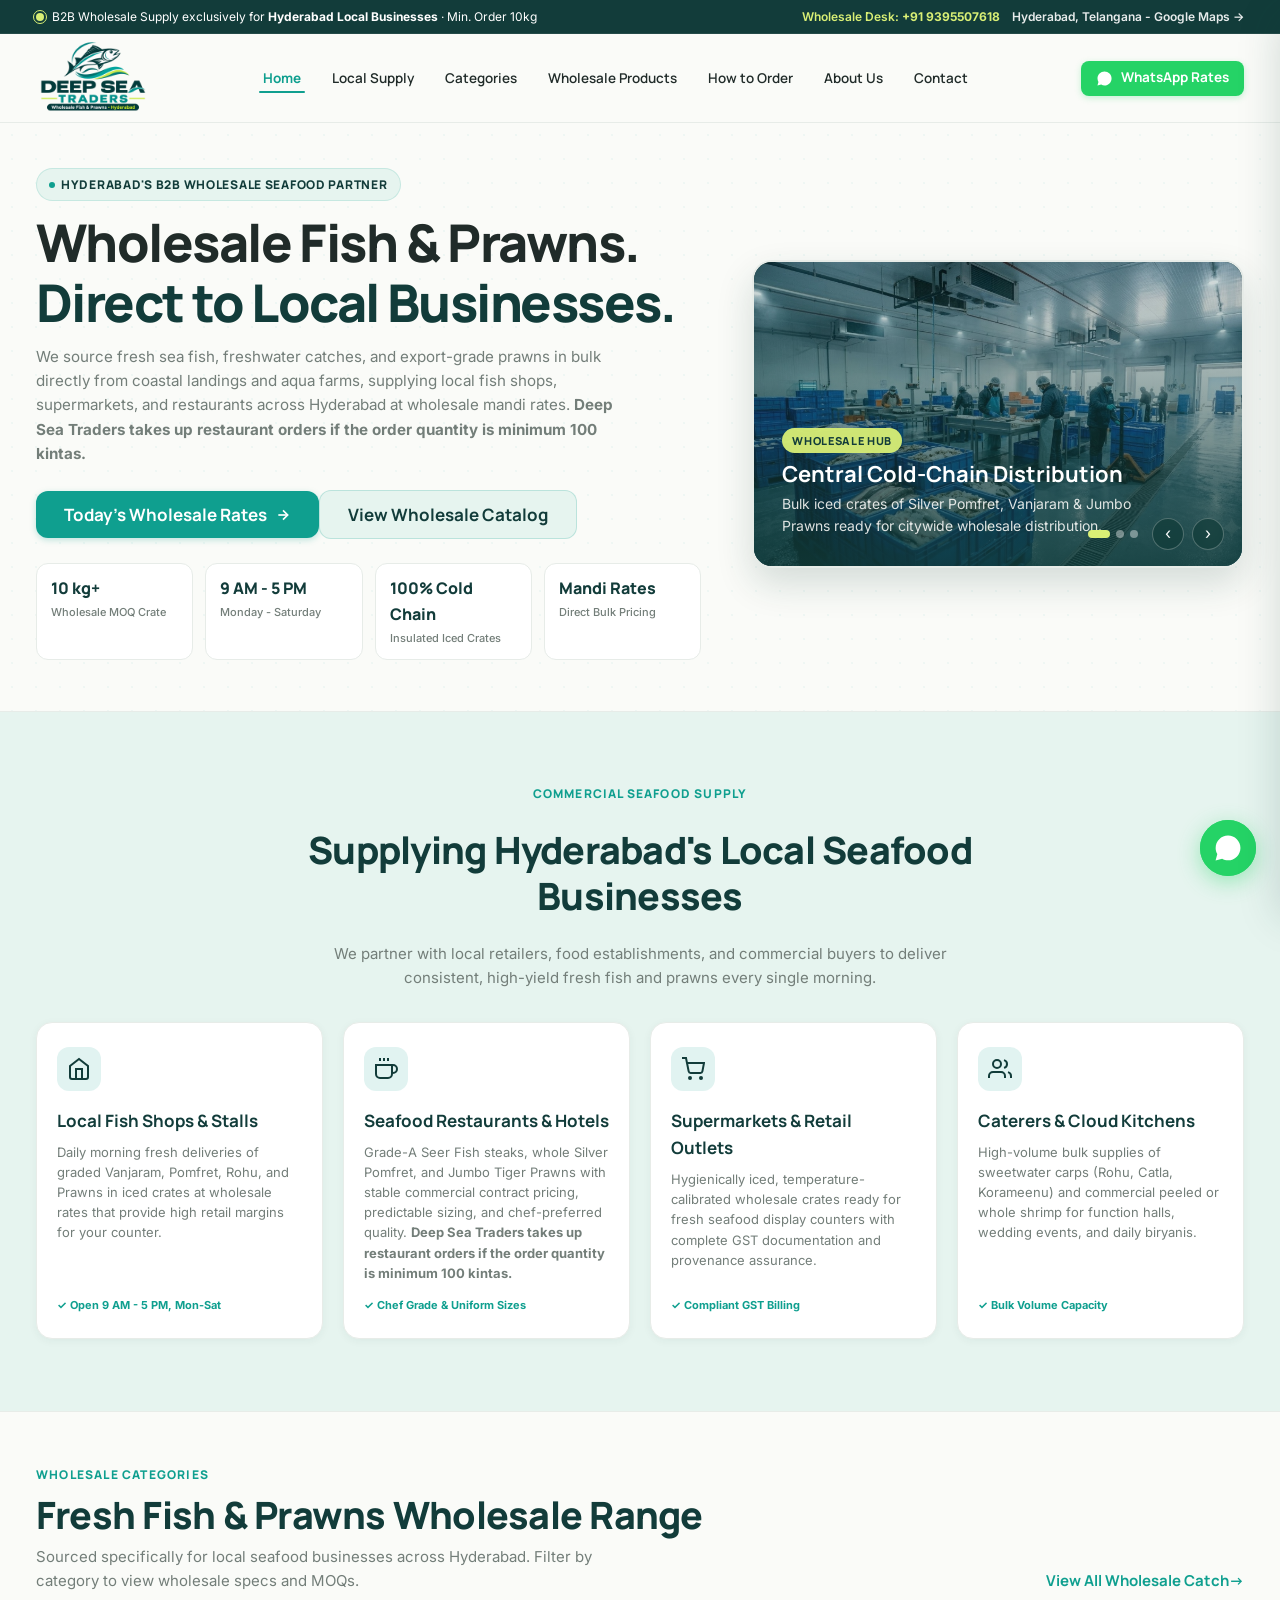
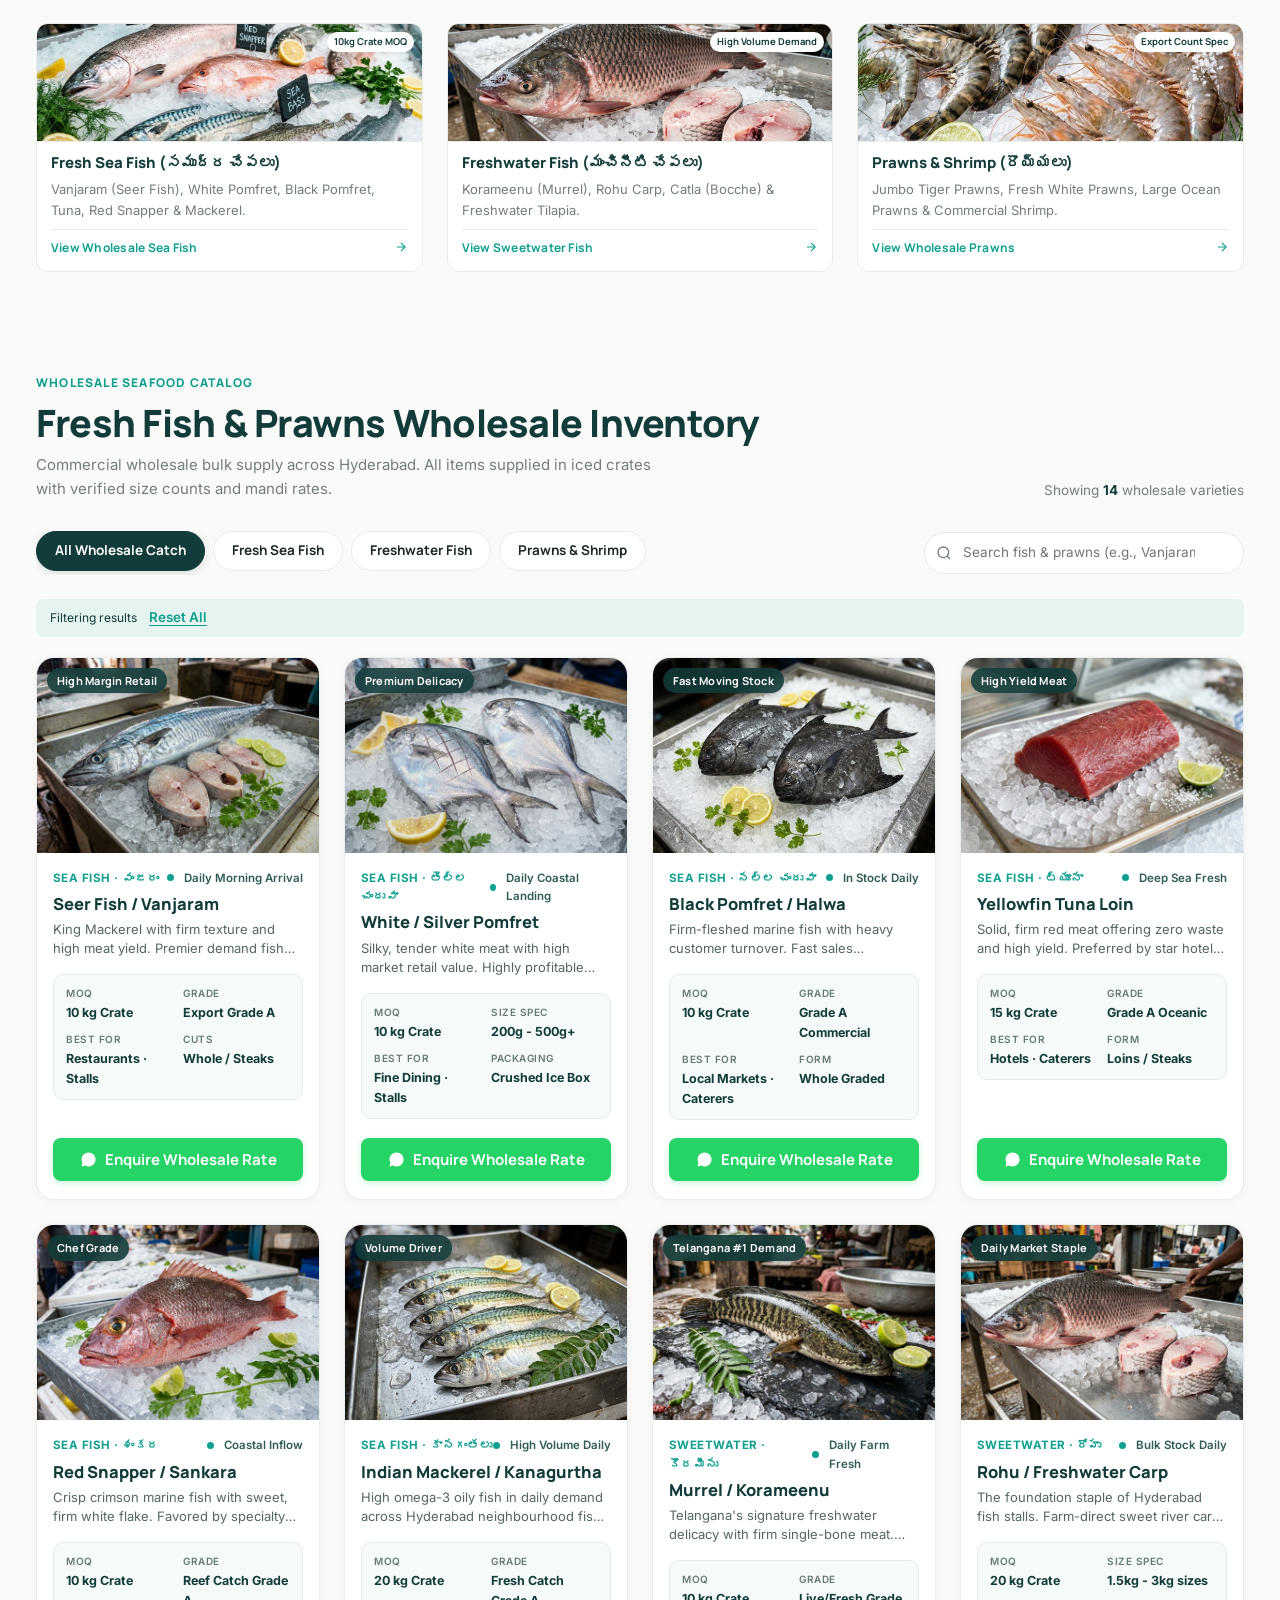
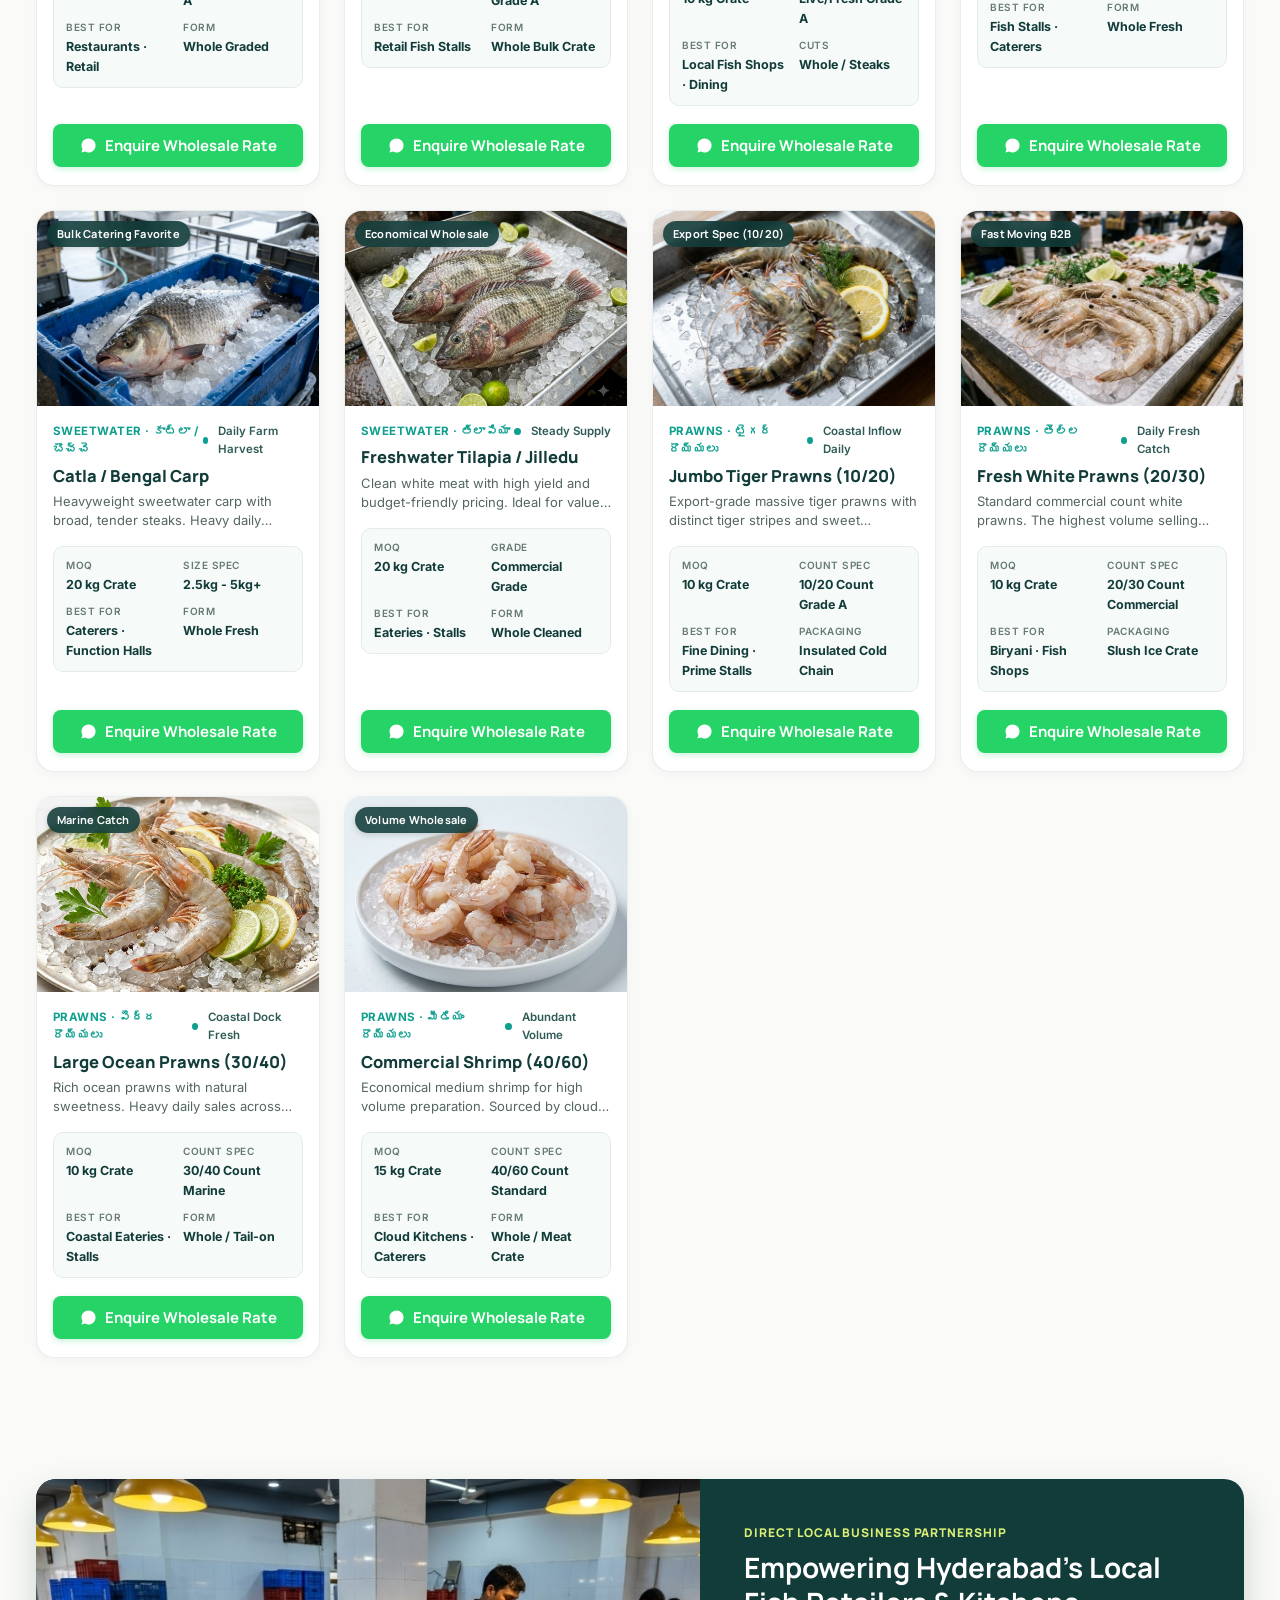
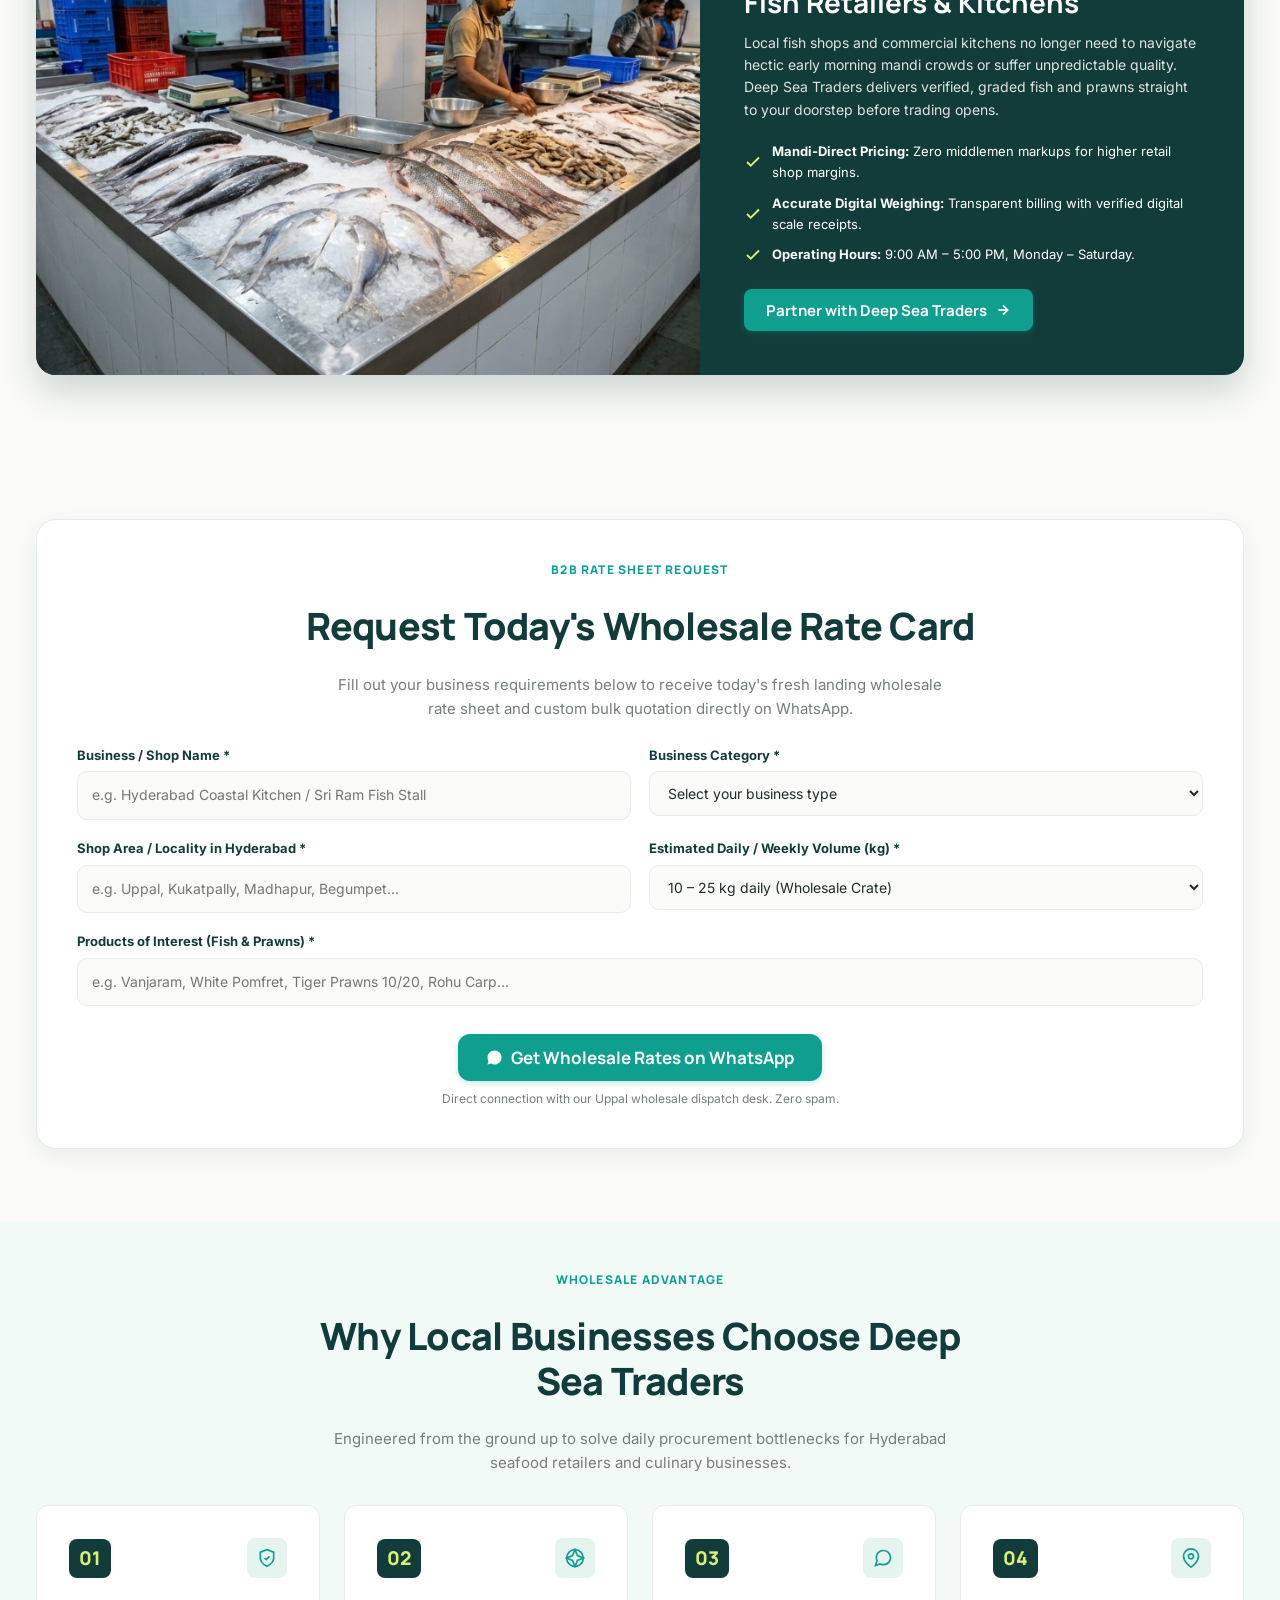
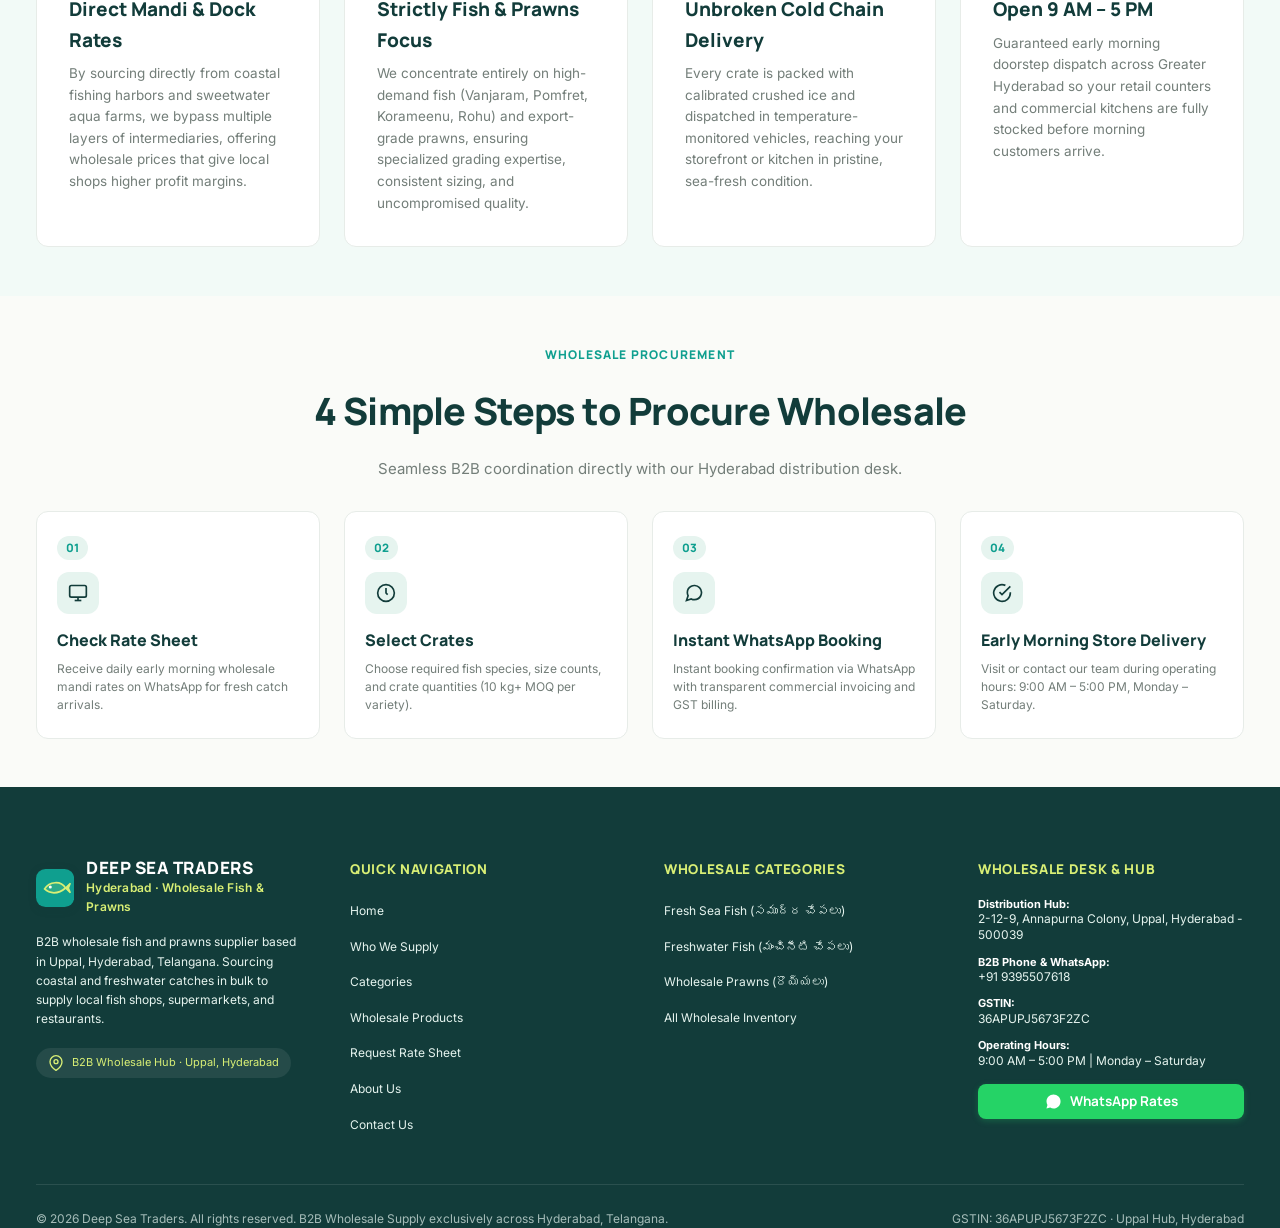
<file: index.html>
<!DOCTYPE html>
<html lang="en">

<head>
  <meta charset="UTF-8">
  <meta name="viewport" content="width=device-width, initial-scale=1.0">
  <meta name="description"
    content="Deep Sea Traders — Wholesale fish & prawns supplier in Hyderabad, Telangana. Direct coastal & freshwater bulk catch at mandi rates for local fish shops, retailers, and restaurants.">
  <meta name="theme-color" content="#123C3A">

  <!-- Open Graph Meta -->
  <meta property="og:title" content="Deep Sea Traders | Wholesale Fish & Prawns Supply — Hyderabad">
  <meta property="og:description"
    content="Bulk wholesale supply of fresh sea fish, sweetwater fish, and premium prawns exclusively for local fish shops, supermarkets, and restaurants in Hyderabad.">
  <meta property="og:type" content="website">
  <meta property="og:locale" content="en_IN">

  <title>Deep Sea Traders</title>

  <!-- Preconnect Google Fonts -->
  <link rel="preconnect" href="https://fonts.googleapis.com">
  <link rel="preconnect" href="https://fonts.gstatic.com" crossorigin>
  <link
    href="https://fonts.googleapis.com/css2?family=Inter:wght@400;500;600;700&family=Manrope:wght@500;600;700;800&display=swap"
    rel="stylesheet">

  <link rel="icon" type="image/svg+xml" href="assets/icons/favicon.svg">
  <link rel="stylesheet" href="css/styles.css">

  <script src="js/config.js" defer></script>
  <script src="js/main.js" defer></script>
</head>

<body>
  <!-- Accessibility Skip Link -->
  <a class="skip-link" href="#main-content">Skip to main content</a>

  <!-- 1. Top Announcement Bar (B2B Wholesale Notice) -->
  <aside class="announcement-bar" aria-label="Location notice and operating scope">
    <div class="site-container announcement-bar__inner">
      <div class="announcement-bar__left">
        <span class="live-pulse" aria-hidden="true"></span>
        <span>B2B Wholesale Supply exclusively for <strong>Hyderabad Local Businesses</strong> · Min. Order 10kg</span>
      </div>
      <div class="announcement-bar__right">
        <span class="announcement-tag">Wholesale Desk: <a href="tel:+919395507618"
            style="color: inherit; text-decoration: none; font-weight: 700;">+91 9395507618</a></span>
        <a href="https://www.google.com/maps/@17.4027025,78.5623224,508a,75y,0.09h,82.57t/data=!3m7!1e1!3m5!1sULKPD-JzpIKDzisw6_52xA!2e0!6shttps:%2F%2Fstreetviewpixels-pa.clients6.google.com%2Fv1%2Fthumbnail%3Fcb_client%3Dmaps_sv.tactile%26w%3D900%26h%3D600%26pitch%3D7.433569978469578%26panoid%3DULKPD-JzpIKDzisw6_52xA%26yaw%3D0.08863944851822225!7i16384!8i8192?entry=ttu&amp;g_ep=EgoyMDI2MTEyMi4wIKXMDSoASAFQAw%3D%3D"
          target="_blank" rel="noopener noreferrer" class="announcement-link">Hyderabad, Telangana - Google Maps <span aria-hidden="true">&rarr;</span></a>
      </div>
    </div>
  </aside>

  <!-- 2. Primary B2B Header -->
  <header class="site-header" id="header">
    <div class="site-container nav-container">

      <!-- Brand Logo -->
      <a class="brand-logo" href="index.html#hero" aria-label="Deep Sea Traders Homepage">
        <img class="brand-logo__img" src="assets/images/deep-sea-traders-logo.png" alt="" aria-hidden="true">
      </a>

      <!-- Desktop Navigation Menu -->
      <nav class="desktop-nav" aria-label="Main Navigation">
        <ul class="desktop-nav__list">
          <li><a href="index.html#hero" class="nav-link active">Home</a></li>
          <li><a href="index.html#b2b-supply" class="nav-link">Local Supply</a></li>
          <li><a href="index.html#categories" class="nav-link">Categories</a></li>
          <li><a href="index.html#products" class="nav-link">Wholesale Products</a></li>
          <li><a href="index.html#how-to-order" class="nav-link">How to Order</a></li>
          <li><a href="about.html" class="nav-link">About Us</a></li>
          <li><a href="contact.html" class="nav-link">Contact</a></li>
        </ul>
      </nav>

      <!-- Primary Action & Mobile Toggle -->
      <div class="header-actions">
        <button type="button" class="btn btn--whatsapp btn--sm header-cta" data-whatsapp
          data-message="Hello Deep Sea Traders, I am a business owner inquiring about today's wholesale rate sheet for fresh fish and prawns in Hyderabad.">
          <svg class="btn__icon" viewBox="0 0 24 24" fill="currentColor" aria-hidden="true">
            <path
              d="M12.04 2C6.58 2 2.13 6.45 2.13 11.91C2.13 13.66 2.59 15.36 3.45 16.86L2.05 22L7.3 20.62C8.75 21.41 10.38 21.83 12.04 21.83C17.5 21.83 21.95 17.38 21.95 11.92C21.95 9.27 20.92 6.78 19.05 4.91C17.18 3.03 14.69 2 12.04 2Z" />
          </svg>
          <span>WhatsApp Rates</span>
        </button>

        <!-- Mobile Hamburger Toggle -->
        <button type="button" class="menu-toggle" id="menu-toggle" aria-label="Open mobile navigation menu"
          aria-expanded="false" aria-controls="mobile-drawer">
          <span class="menu-toggle__bar"></span>
          <span class="menu-toggle__bar"></span>
          <span class="menu-toggle__bar"></span>
        </button>
      </div>
    </div>
  </header>

  <!-- Mobile Navigation Drawer & Backdrop -->
  <div class="drawer-backdrop" id="drawer-backdrop" aria-hidden="true"></div>
  <aside class="mobile-drawer" id="mobile-drawer" aria-label="Mobile Navigation Menu" aria-hidden="true">
    <div class="mobile-drawer__header">
      <div class="brand-logo brand-logo--drawer">
        <img class="brand-logo__img" src="assets/images/deep-sea-traders-logo.png"
          alt="Deep Sea Traders — Hyderabad Wholesale Fish and Prawns">
      </div>
      <button type="button" class="drawer-close" id="drawer-close" aria-label="Close navigation menu">✕</button>
    </div>

    <!-- Mobile Drawer Links -->
    <nav class="mobile-drawer__nav">
      <ul class="mobile-nav-list">
        <li><a href="index.html#hero" class="mobile-nav-link">Home</a></li>
        <li><a href="index.html#b2b-supply" class="mobile-nav-link">Who We Supply</a></li>
        <li><a href="index.html#categories" class="mobile-nav-link">Fish &amp; Prawns Categories</a></li>
        <li><a href="index.html#products" class="mobile-nav-link">Wholesale Products</a></li>
        <li><a href="index.html#how-to-order" class="mobile-nav-link">Wholesale Ordering</a></li>
        <li><a href="about.html" class="mobile-nav-link">About Us</a></li>
        <li><a href="contact.html" class="mobile-nav-link">Contact Us</a></li>
      </ul>
    </nav>

    <!-- Mobile Drawer Footer Info -->
    <div class="mobile-drawer__footer">
      <button type="button" class="btn btn--primary btn--full" data-whatsapp
        data-message="Hello Deep Sea Traders, I would like to get wholesale daily rates for fresh fish and prawns for my business in Hyderabad.">
        <svg class="btn__icon" viewBox="0 0 24 24" fill="currentColor">
          <path
            d="M12.04 2C6.58 2 2.13 6.45 2.13 11.91C2.13 13.66 2.59 15.36 3.45 16.86L2.05 22L7.3 20.62C8.75 21.41 10.38 21.83 12.04 21.83C17.5 21.83 21.95 17.38 21.95 11.92C21.95 9.27 20.92 6.78 19.05 4.91C17.18 3.03 14.69 2 12.04 2Z" />
        </svg>
        Get Wholesale Rate Sheet
      </button>
    </div>
  </aside>

  <!-- MAIN SINGLE-PAGE APP CONTENT -->
  <main id="main-content">

    <!-- 3. B2B HERO SECTION WITH RECOGNIZABLE WHOLESALE BANNERS -->
    <section class="hero-section" id="hero" aria-label="Hero Introduction">
      <div class="hero-bg-pattern" aria-hidden="true"></div>
      <div class="site-container hero-container">

        <!-- Left: B2B Headline & Wholesale Value Props -->
        <div class="hero-content">
          <div class="badge badge--mint">
            <span class="badge__dot"></span>
            HYDERABAD'S B2B WHOLESALE SEAFOOD PARTNER
          </div>

          <h1 class="hero-headline">
            Wholesale Fish &amp; Prawns.<br>
            <span class="text-marine">Direct to Local Businesses.</span>
          </h1>

          <p class="hero-lead">
            We source fresh sea fish, freshwater catches, and export-grade prawns in bulk directly from coastal landings and aqua farms, supplying local fish shops, supermarkets, and restaurants across Hyderabad at wholesale mandi rates.
            <strong>Deep Sea Traders takes up restaurant orders if the order quantity is minimum 100 kintas.</strong>
          </p>

          <!-- B2B Action Buttons -->
          <div class="hero-actions">
            <button type="button" class="btn btn--primary btn--lg" data-whatsapp
              data-message="Hello Deep Sea Traders, please send today's wholesale rate sheet for fresh fish and prawns (B2B bulk orders in Hyderabad).">
              <span>Today's Wholesale Rates</span>
              <svg viewBox="0 0 24 24" fill="none" stroke="currentColor" stroke-width="2.5" class="btn__arrow"
                aria-hidden="true">
                <line x1="5" y1="12" x2="19" y2="12"></line>
                <polyline points="12 5 19 12 12 19"></polyline>
              </svg>
            </button>
            <a href="#products" class="btn btn--secondary btn--lg">
              <span>View Wholesale Catalog</span>
            </a>
          </div>

          <!-- B2B Commercial Metrics Strip -->
          <div class="b2b-metrics-strip">
            <div class="b2b-metric-item">
              <span class="b2b-metric-val">10 kg+</span>
              <span class="b2b-metric-label">Wholesale MOQ Crate</span>
            </div>
            <div class="b2b-metric-item">
              <span class="b2b-metric-val">9 AM - 5 PM</span>
              <span class="b2b-metric-label">Monday - Saturday</span>
            </div>
            <div class="b2b-metric-item">
              <span class="b2b-metric-val">100% Cold Chain</span>
              <span class="b2b-metric-label">Insulated Iced Crates</span>
            </div>
            <div class="b2b-metric-item">
              <span class="b2b-metric-val">Mandi Rates</span>
              <span class="b2b-metric-label">Direct Bulk Pricing</span>
            </div>
          </div>
        </div>

        <!-- Right: B2B Interactive Wholesale Banner Slider -->
        <div class="hero-visual">
          <div class="b2b-hero-slider" id="b2b-hero-slider" aria-label="B2B Wholesale Showcase Banners">
            
            <!-- Slide 1: Central Sourcing & Cold Chain Hub -->
            <div class="b2b-slide is-active" data-slide="0">
              <img src="assets/images/banners/b2b-wholesale-hero-banner.jpg"
                alt="B2B wholesale cold chain seafood distribution hub in Hyderabad" class="b2b-slide__img">
              <div class="b2b-slide__overlay">
                <span class="b2b-slide__badge">Wholesale Hub</span>
                <h3 class="b2b-slide__title">Central Cold-Chain Distribution</h3>
                <p class="b2b-slide__desc">Bulk iced crates of Silver Pomfret, Vanjaram &amp; Jumbo Prawns ready for citywide wholesale distribution.</p>
              </div>
            </div>

            <!-- Slide 2: Daily Supply to Local Fish Shops & Restaurants -->
            <div class="b2b-slide" data-slide="1">
              <img src="assets/images/banners/b2b-local-shops-supply-banner.jpg?v=3"
                alt="Direct wholesale delivery to local seafood shops and restaurants in Hyderabad" class="b2b-slide__img">
              <div class="b2b-slide__overlay">
                <span class="b2b-slide__badge">Local Business Partner</span>
                <h3 class="b2b-slide__title">Daily Morning Supply to Local Shops</h3>
                <p class="b2b-slide__desc">Reliable early morning stock delivery to local fish stalls, retail counters, and commercial kitchens.</p>
              </div>
            </div>

            <!-- Slide 3: Grade-A Bulk Crates (Pure Fish & Prawns) -->
            <div class="b2b-slide" data-slide="2">
              <img src="assets/images/banners/b2b-fish-prawns-crates-banner.jpg"
                alt="Bulk wholesale crates of iced Seer Fish, Pomfret and Tiger Prawns" class="b2b-slide__img">
              <div class="b2b-slide__overlay">
                <span class="b2b-slide__badge">Grade-A Catches</span>
                <h3 class="b2b-slide__title">Exclusively Fish &amp; Export Prawns</h3>
                <p class="b2b-slide__desc">Sorted, size-graded, and hygienically packed on crushed ice for maximum retail margin.</p>
              </div>
            </div>

            <!-- Slider Navigation Controls -->
            <div class="b2b-slider-controls">
              <div class="b2b-slider-dots" id="b2b-slider-dots">
                <button type="button" class="b2b-slider-dot is-active" data-slide-to="0" aria-label="Slide 1"></button>
                <button type="button" class="b2b-slider-dot" data-slide-to="1" aria-label="Slide 2"></button>
                <button type="button" class="b2b-slider-dot" data-slide-to="2" aria-label="Slide 3"></button>
              </div>
              <button type="button" class="b2b-slider-btn" id="b2b-slide-prev" aria-label="Previous Slide">‹</button>
              <button type="button" class="b2b-slider-btn" id="b2b-slide-next" aria-label="Next Slide">›</button>
            </div>

          </div>
        </div>

      </div>
    </section>

    <!-- 4. WHO WE SUPPLY (B2B TARGETED LOCAL BUSINESS SEGMENTS) -->
    <section class="b2b-segments-section" id="b2b-supply" aria-label="Who We Supply Across Hyderabad">
      <div class="site-container">
        <div class="section-header section-header--center">
          <span class="section-kicker">COMMERCIAL SEAFOOD SUPPLY</span>
          <h2 class="section-title">Supplying Hyderabad's Local Seafood Businesses</h2>
          <p class="section-subtitle">
            We partner with local retailers, food establishments, and commercial buyers to deliver consistent, high-yield fresh fish and prawns every single morning.
          </p>
        </div>

        <div class="b2b-segments-grid">

          <!-- Segment 1: Local Fish Shops -->
          <article class="b2b-segment-card">
            <div class="b2b-segment-icon" aria-hidden="true">
              <svg viewBox="0 0 24 24" fill="none" stroke="currentColor" stroke-width="2" width="24" height="24">
                <path d="M3 9l9-7 9 7v11a2 2 0 0 1-2 2H5a2 2 0 0 1-2-2z"></path>
                <polyline points="9 22 9 12 15 12 15 22"></polyline>
              </svg>
            </div>
            <h3 class="b2b-segment-title">Local Fish Shops &amp; Stalls</h3>
            <p class="b2b-segment-desc">
              Daily morning fresh deliveries of graded Vanjaram, Pomfret, Rohu, and Prawns in iced crates at wholesale rates that provide high retail margins for your counter.
            </p>
            <span class="b2b-segment-tag">✓ Open 9 AM - 5 PM, Mon-Sat</span>
          </article>

          <!-- Segment 2: Restaurants & Hotels -->
          <article class="b2b-segment-card">
            <div class="b2b-segment-icon" aria-hidden="true">
              <svg viewBox="0 0 24 24" fill="none" stroke="currentColor" stroke-width="2" width="24" height="24">
                <path d="M18 8h1a4 4 0 0 1 0 8h-1"></path>
                <path d="M2 8h16v9a4 4 0 0 1-4 4H6a4 4 0 0 1-4-4V8z"></path>
                <line x1="6" y1="1" x2="6" y2="4"></line>
                <line x1="10" y1="1" x2="10" y2="4"></line>
                <line x1="14" y1="1" x2="14" y2="4"></line>
              </svg>
            </div>
            <h3 class="b2b-segment-title">Seafood Restaurants &amp; Hotels</h3>
            <p class="b2b-segment-desc">
              Grade-A Seer Fish steaks, whole Silver Pomfret, and Jumbo Tiger Prawns with stable commercial contract pricing, predictable sizing, and chef-preferred quality. <strong>Deep Sea Traders takes up restaurant orders if the order quantity is minimum 100 kintas.</strong>
            </p>
            <span class="b2b-segment-tag">✓ Chef Grade &amp; Uniform Sizes</span>
          </article>

          <!-- Segment 3: Supermarkets & Gourmet Marts -->
          <article class="b2b-segment-card">
            <div class="b2b-segment-icon" aria-hidden="true">
              <svg viewBox="0 0 24 24" fill="none" stroke="currentColor" stroke-width="2" width="24" height="24">
                <circle cx="9" cy="21" r="1"></circle>
                <circle cx="20" cy="21" r="1"></circle>
                <path d="M1 1h4l2.68 13.39a2 2 0 0 0 2 1.61h9.72a2 2 0 0 0 2-1.61L23 6H6"></path>
              </svg>
            </div>
            <h3 class="b2b-segment-title">Supermarkets &amp; Retail Outlets</h3>
            <p class="b2b-segment-desc">
              Hygienically iced, temperature-calibrated wholesale crates ready for fresh seafood display counters with complete GST documentation and provenance assurance.
            </p>
            <span class="b2b-segment-tag">✓ Compliant GST Billing</span>
          </article>

          <!-- Segment 4: Caterers & Cloud Kitchens -->
          <article class="b2b-segment-card">
            <div class="b2b-segment-icon" aria-hidden="true">
              <svg viewBox="0 0 24 24" fill="none" stroke="currentColor" stroke-width="2" width="24" height="24">
                <path d="M17 21v-2a4 4 0 0 0-4-4H5a4 4 0 0 0-4 4v2"></path>
                <circle cx="9" cy="7" r="4"></circle>
                <path d="M23 21v-2a4 4 0 0 0-3-3.87"></path>
                <path d="M16 3.13a4 4 0 0 1 0 7.75"></path>
              </svg>
            </div>
            <h3 class="b2b-segment-title">Caterers &amp; Cloud Kitchens</h3>
            <p class="b2b-segment-desc">
              High-volume bulk supplies of sweetwater carps (Rohu, Catla, Korameenu) and commercial peeled or whole shrimp for function halls, wedding events, and daily biryanis.
            </p>
            <span class="b2b-segment-tag">✓ Bulk Volume Capacity</span>
          </article>

        </div>
      </div>
    </section>

    <!-- 5. CURATED CATEGORIES SECTION (STRICTLY FISH & PRAWNS) -->
    <section class="section categories-section" id="categories" aria-label="Fish & Prawns Categories">
      <div class="site-container">

        <div class="section-header">
          <div class="section-header__left">
            <span class="section-kicker">WHOLESALE CATEGORIES</span>
            <h2 class="section-title">Fresh Fish &amp; Prawns Wholesale Range</h2>
            <p class="section-subtitle">
              Sourced specifically for local seafood businesses across Hyderabad. Filter by category to view wholesale specs and MOQs.
            </p>
          </div>
          <div class="section-header__right">
            <a href="#products" class="btn-link" data-filter-trigger="all">
              <span>View All Wholesale Catch</span>
              <span aria-hidden="true">&rarr;</span>
            </a>
          </div>
        </div>

        <div class="categories-grid categories-grid--three">

          <!-- Category 1: Fresh Sea Fish -->
          <article class="category-card" data-category="sea-fish" role="button" tabindex="0"
            aria-label="Explore Fresh Sea Fish Category">
            <div class="category-card__media">
              <img src="assets/images/categories/fresh-fish.jpg" alt="Fresh Sea Fish wholesale supply" class="category-card__img"
                loading="lazy">
              <span class="category-card__badge">10kg Crate MOQ</span>
            </div>
            <div class="category-card__body">
              <h3 class="category-card__title">Fresh Sea Fish (సముద్ర చేపలు)</h3>
              <p style="font-size: 13px; color: var(--muted-grey); margin-bottom: 8px;">Vanjaram (Seer Fish), White Pomfret, Black Pomfret, Tuna, Red Snapper &amp; Mackerel.</p>
              <div class="category-card__action">
                <span class="category-card__cta">View Wholesale Sea Fish</span>
                <svg viewBox="0 0 24 24" fill="none" stroke="currentColor" stroke-width="2" class="category-card__arrow"
                  aria-hidden="true">
                  <line x1="5" y1="12" x2="19" y2="12"></line>
                  <polyline points="12 5 19 12 12 19"></polyline>
                </svg>
              </div>
            </div>
          </article>

          <!-- Category 2: Freshwater Fish -->
          <article class="category-card" data-category="freshwater-fish" role="button" tabindex="0"
            aria-label="Explore Freshwater Fish Category">
            <div class="category-card__media">
              <img src="assets/images/products/rohu.jpg" alt="Freshwater Fish wholesale supply" class="category-card__img"
                loading="lazy">
              <span class="category-card__badge">High Volume Demand</span>
            </div>
            <div class="category-card__body">
              <h3 class="category-card__title">Freshwater Fish (మంచినీటి చేపలు)</h3>
              <p style="font-size: 13px; color: var(--muted-grey); margin-bottom: 8px;">Korameenu (Murrel), Rohu Carp, Catla (Bocche) &amp; Freshwater Tilapia.</p>
              <div class="category-card__action">
                <span class="category-card__cta">View Sweetwater Fish</span>
                <svg viewBox="0 0 24 24" fill="none" stroke="currentColor" stroke-width="2" class="category-card__arrow"
                  aria-hidden="true">
                  <line x1="5" y1="12" x2="19" y2="12"></line>
                  <polyline points="12 5 19 12 12 19"></polyline>
                </svg>
              </div>
            </div>
          </article>

          <!-- Category 3: Wholesale Prawns & Shrimp -->
          <article class="category-card" data-category="prawns" role="button" tabindex="0"
            aria-label="Explore Wholesale Prawns Category">
            <div class="category-card__media">
              <img src="assets/images/categories/prawns-shrimp.jpg" alt="Wholesale Prawns & Shrimp supply" class="category-card__img"
                loading="lazy">
              <span class="category-card__badge">Export Count Spec</span>
            </div>
            <div class="category-card__body">
              <h3 class="category-card__title">Prawns &amp; Shrimp (రొయ్యలు)</h3>
              <p style="font-size: 13px; color: var(--muted-grey); margin-bottom: 8px;">Jumbo Tiger Prawns, Fresh White Prawns, Large Ocean Prawns &amp; Commercial Shrimp.</p>
              <div class="category-card__action">
                <span class="category-card__cta">View Wholesale Prawns</span>
                <svg viewBox="0 0 24 24" fill="none" stroke="currentColor" stroke-width="2" class="category-card__arrow"
                  aria-hidden="true">
                  <line x1="5" y1="12" x2="19" y2="12"></line>
                  <polyline points="12 5 19 12 12 19"></polyline>
                </svg>
              </div>
            </div>
          </article>

        </div>
      </div>
    </section>

    <!-- 6. WHOLESALE PRODUCTS CATALOG (STRICTLY FISH & PRAWNS) -->
    <section class="section products-section" id="products" aria-label="Wholesale Fish and Prawns Products Catalog">
      <div class="site-container">

        <div class="section-header">
          <div class="section-header__left">
            <span class="section-kicker">WHOLESALE SEAFOOD CATALOG</span>
            <h2 class="section-title">Fresh Fish &amp; Prawns Wholesale Inventory</h2>
            <p class="section-subtitle">
              Commercial wholesale bulk supply across Hyderabad. All items supplied in iced crates with verified size counts and mandi rates.
            </p>
          </div>
          <div class="section-header__right">
            <div class="catalog-live-count" id="catalog-count-badge">
              Showing <strong id="products-count">14</strong> wholesale varieties
            </div>
          </div>
        </div>

        <!-- Interactive Catalog Controls Bar: Category Pills + Search Box -->
        <div class="catalog-toolbar">

          <!-- Category Filter Pills (Strictly Fish & Prawns) -->
          <div class="filter-pills" role="tablist" aria-label="Filter products by fish and prawns categories">
            <button type="button" class="filter-pill active" data-filter="all" role="tab" aria-selected="true">
              All Wholesale Catch
            </button>
            <button type="button" class="filter-pill" data-filter="sea-fish" role="tab" aria-selected="false">
              Fresh Sea Fish
            </button>
            <button type="button" class="filter-pill" data-filter="freshwater-fish" role="tab" aria-selected="false">
              Freshwater Fish
            </button>
            <button type="button" class="filter-pill" data-filter="prawns" role="tab" aria-selected="false">
              Prawns &amp; Shrimp
            </button>
          </div>

          <!-- Real-Time Search Box -->
          <div class="catalog-search">
            <div class="search-field">
              <svg class="search-field__icon" viewBox="0 0 24 24" fill="none" stroke="currentColor" stroke-width="2"
                aria-hidden="true">
                <circle cx="11" cy="11" r="8"></circle>
                <line x1="21" y1="21" x2="16.65" y2="16.65"></line>
              </svg>
              <input type="search" id="catalog-search-input" class="search-field__input"
                placeholder="Search fish & prawns (e.g., Vanjaram, Pomfret, Tiger Prawns)..." aria-label="Filter seafood products">
              <button type="button" class="search-field__clear" id="catalog-search-clear"
                aria-label="Clear filter search" hidden>&times;</button>
            </div>
          </div>
        </div>

        <!-- Active Filter Status & Reset Notice -->
        <div class="filter-feedback" id="filter-feedback" hidden>
          <span id="filter-feedback-text">Filtering results</span>
          <button type="button" class="btn-text" id="filter-reset-btn">Reset All</button>
        </div>

        <!-- Dynamic Product Grid (ONLY Fish and Prawns) -->
        <div class="products-grid" id="products-grid">

          <!-- Product 1: Seer Fish / Vanjaram -->
          <article class="product-card" data-category="sea-fish" data-name="seer fish vanjaram king mackerel వంజరం">
            <div class="product-card__media">
              <img src="assets/images/products/seer-fish.jpg" alt="Seer Fish Vanjaram Wholesale Crate" class="product-card__img"
                loading="lazy">
              <span class="product-badge">High Margin Retail</span>
            </div>
            <div class="product-card__body">
              <div class="product-card__meta">
                <span class="product-card__cat">SEA FISH · వంజరం</span>
                <span class="product-card__avail">
                  <span class="live-dot" aria-hidden="true"></span> Daily Morning Arrival
                </span>
              </div>
              <h3 class="product-card__title">Seer Fish / Vanjaram</h3>
              <p class="product-card__desc" style="font-size: 13px; color: var(--muted-grey); margin-bottom: 6px;">
                King Mackerel with firm texture and high meat yield. Premier demand fish for Hyderabad restaurants and retail fish stalls.
              </p>
              <div class="product-b2b-spec">
                <div class="product-b2b-spec__item">
                  <span class="product-b2b-spec__label">MOQ</span>
                  <span class="product-b2b-spec__value">10 kg Crate</span>
                </div>
                <div class="product-b2b-spec__item">
                  <span class="product-b2b-spec__label">Grade</span>
                  <span class="product-b2b-spec__value">Export Grade A</span>
                </div>
                <div class="product-b2b-spec__item">
                  <span class="product-b2b-spec__label">Best For</span>
                  <span class="product-b2b-spec__value">Restaurants · Stalls</span>
                </div>
                <div class="product-b2b-spec__item">
                  <span class="product-b2b-spec__label">Cuts</span>
                  <span class="product-b2b-spec__value">Whole / Steaks</span>
                </div>
              </div>
              <div class="product-card__foot">
                <button type="button" class="btn btn--whatsapp btn--full" data-product-enquiry
                  data-product-name="Seer Fish / Vanjaram (10kg Crate)" data-product-category="Sea Fish"
                  title="Enquire Wholesale Rates on WhatsApp">
                  <svg class="btn__icon" viewBox="0 0 24 24" fill="currentColor" aria-hidden="true">
                    <path
                      d="M12.04 2C6.58 2 2.13 6.45 2.13 11.91C2.13 13.66 2.59 15.36 3.45 16.86L2.05 22L7.3 20.62C8.75 21.41 10.38 21.83 12.04 21.83C17.5 21.83 21.95 17.38 21.95 11.92C21.95 9.27 20.92 6.78 19.05 4.91C17.18 3.03 14.69 2 12.04 2Z" />
                  </svg>
                  <span>Enquire Wholesale Rate</span>
                </button>
              </div>
            </div>
          </article>

          <!-- Product 2: White Pomfret -->
          <article class="product-card" data-category="sea-fish" data-name="white pomfret silver pomfret vellai vavval తెల్ల చందువా">
            <div class="product-card__media">
              <img src="assets/images/products/pomfret.jpg" alt="White Pomfret Wholesale Crate" class="product-card__img" loading="lazy">
              <span class="product-badge">Premium Delicacy</span>
            </div>
            <div class="product-card__body">
              <div class="product-card__meta">
                <span class="product-card__cat">SEA FISH · తెల్ల చందువా</span>
                <span class="product-card__avail">
                  <span class="live-dot" aria-hidden="true"></span> Daily Coastal Landing
                </span>
              </div>
              <h3 class="product-card__title">White / Silver Pomfret</h3>
              <p class="product-card__desc" style="font-size: 13px; color: var(--muted-grey); margin-bottom: 6px;">
                Silky, tender white meat with high market retail value. Highly profitable product for upscale fish shops and luxury restaurants.
              </p>
              <div class="product-b2b-spec">
                <div class="product-b2b-spec__item">
                  <span class="product-b2b-spec__label">MOQ</span>
                  <span class="product-b2b-spec__value">10 kg Crate</span>
                </div>
                <div class="product-b2b-spec__item">
                  <span class="product-b2b-spec__label">Size Spec</span>
                  <span class="product-b2b-spec__value">200g - 500g+</span>
                </div>
                <div class="product-b2b-spec__item">
                  <span class="product-b2b-spec__label">Best For</span>
                  <span class="product-b2b-spec__value">Fine Dining · Stalls</span>
                </div>
                <div class="product-b2b-spec__item">
                  <span class="product-b2b-spec__label">Packaging</span>
                  <span class="product-b2b-spec__value">Crushed Ice Box</span>
                </div>
              </div>
              <div class="product-card__foot">
                <button type="button" class="btn btn--whatsapp btn--full" data-product-enquiry
                  data-product-name="White Pomfret (10kg Crate)" data-product-category="Sea Fish"
                  title="Enquire Wholesale Rates on WhatsApp">
                  <svg class="btn__icon" viewBox="0 0 24 24" fill="currentColor" aria-hidden="true">
                    <path
                      d="M12.04 2C6.58 2 2.13 6.45 2.13 11.91C2.13 13.66 2.59 15.36 3.45 16.86L2.05 22L7.3 20.62C8.75 21.41 10.38 21.83 12.04 21.83C17.5 21.83 21.95 17.38 21.95 11.92C21.95 9.27 20.92 6.78 19.05 4.91C17.18 3.03 14.69 2 12.04 2Z" />
                  </svg>
                  <span>Enquire Wholesale Rate</span>
                </button>
              </div>
            </div>
          </article>

          <!-- Product 3: Black Pomfret -->
          <article class="product-card" data-category="sea-fish" data-name="black pomfret halwa నల్ల చందువా">
            <div class="product-card__media">
              <img src="assets/images/products/black-pomfret.jpg?v=3" alt="Black Pomfret Wholesale Crate" class="product-card__img" loading="lazy">
              <span class="product-badge">Fast Moving Stock</span>
            </div>
            <div class="product-card__body">
              <div class="product-card__meta">
                <span class="product-card__cat">SEA FISH · నల్ల చందువా</span>
                <span class="product-card__avail">
                  <span class="live-dot" aria-hidden="true"></span> In Stock Daily
                </span>
              </div>
              <h3 class="product-card__title">Black Pomfret / Halwa</h3>
              <p class="product-card__desc" style="font-size: 13px; color: var(--muted-grey); margin-bottom: 6px;">
                Firm-fleshed marine fish with heavy customer turnover. Fast sales turnaround for local fish shops and catering kitchens.
              </p>
              <div class="product-b2b-spec">
                <div class="product-b2b-spec__item">
                  <span class="product-b2b-spec__label">MOQ</span>
                  <span class="product-b2b-spec__value">10 kg Crate</span>
                </div>
                <div class="product-b2b-spec__item">
                  <span class="product-b2b-spec__label">Grade</span>
                  <span class="product-b2b-spec__value">Grade A Commercial</span>
                </div>
                <div class="product-b2b-spec__item">
                  <span class="product-b2b-spec__label">Best For</span>
                  <span class="product-b2b-spec__value">Local Markets · Caterers</span>
                </div>
                <div class="product-b2b-spec__item">
                  <span class="product-b2b-spec__label">Form</span>
                  <span class="product-b2b-spec__value">Whole Graded</span>
                </div>
              </div>
              <div class="product-card__foot">
                <button type="button" class="btn btn--whatsapp btn--full" data-product-enquiry
                  data-product-name="Black Pomfret (10kg Crate)" data-product-category="Sea Fish"
                  title="Enquire Wholesale Rates on WhatsApp">
                  <svg class="btn__icon" viewBox="0 0 24 24" fill="currentColor" aria-hidden="true">
                    <path
                      d="M12.04 2C6.58 2 2.13 6.45 2.13 11.91C2.13 13.66 2.59 15.36 3.45 16.86L2.05 22L7.3 20.62C8.75 21.41 10.38 21.83 12.04 21.83C17.5 21.83 21.95 17.38 21.95 11.92C21.95 9.27 20.92 6.78 19.05 4.91C17.18 3.03 14.69 2 12.04 2Z" />
                  </svg>
                  <span>Enquire Wholesale Rate</span>
                </button>
              </div>
            </div>
          </article>

          <!-- Product 4: Yellowfin Tuna -->
          <article class="product-card" data-category="sea-fish" data-name="yellowfin tuna loin ట్యూనా చేప">
            <div class="product-card__media">
              <img src="assets/images/products/tuna.jpg" alt="Yellowfin Tuna Wholesale" class="product-card__img" loading="lazy">
              <span class="product-badge">High Yield Meat</span>
            </div>
            <div class="product-card__body">
              <div class="product-card__meta">
                <span class="product-card__cat">SEA FISH · ట్యూనా</span>
                <span class="product-card__avail">
                  <span class="live-dot" aria-hidden="true"></span> Deep Sea Fresh
                </span>
              </div>
              <h3 class="product-card__title">Yellowfin Tuna Loin</h3>
              <p class="product-card__desc" style="font-size: 13px; color: var(--muted-grey); margin-bottom: 6px;">
                Solid, firm red meat offering zero waste and high yield. Preferred by star hotels, restaurant kitchens, and commercial caterers.
              </p>
              <div class="product-b2b-spec">
                <div class="product-b2b-spec__item">
                  <span class="product-b2b-spec__label">MOQ</span>
                  <span class="product-b2b-spec__value">15 kg Crate</span>
                </div>
                <div class="product-b2b-spec__item">
                  <span class="product-b2b-spec__label">Grade</span>
                  <span class="product-b2b-spec__value">Grade A Oceanic</span>
                </div>
                <div class="product-b2b-spec__item">
                  <span class="product-b2b-spec__label">Best For</span>
                  <span class="product-b2b-spec__value">Hotels · Caterers</span>
                </div>
                <div class="product-b2b-spec__item">
                  <span class="product-b2b-spec__label">Form</span>
                  <span class="product-b2b-spec__value">Loins / Steaks</span>
                </div>
              </div>
              <div class="product-card__foot">
                <button type="button" class="btn btn--whatsapp btn--full" data-product-enquiry
                  data-product-name="Yellowfin Tuna (15kg Crate)" data-product-category="Sea Fish"
                  title="Enquire Wholesale Rates on WhatsApp">
                  <svg class="btn__icon" viewBox="0 0 24 24" fill="currentColor" aria-hidden="true">
                    <path
                      d="M12.04 2C6.58 2 2.13 6.45 2.13 11.91C2.13 13.66 2.59 15.36 3.45 16.86L2.05 22L7.3 20.62C8.75 21.41 10.38 21.83 12.04 21.83C17.5 21.83 21.95 17.38 21.95 11.92C21.95 9.27 20.92 6.78 19.05 4.91C17.18 3.03 14.69 2 12.04 2Z" />
                  </svg>
                  <span>Enquire Wholesale Rate</span>
                </button>
              </div>
            </div>
          </article>

          <!-- Product 5: Red Snapper -->
          <article class="product-card" data-category="sea-fish" data-name="red snapper sankara ఎర్ర తోలు చేప శంకర">
            <div class="product-card__media">
              <img src="assets/images/products/red-snapper.jpg" alt="Red Snapper Wholesale" class="product-card__img" loading="lazy">
              <span class="product-badge">Chef Grade</span>
            </div>
            <div class="product-card__body">
              <div class="product-card__meta">
                <span class="product-card__cat">SEA FISH · శంకర</span>
                <span class="product-card__avail">
                  <span class="live-dot" aria-hidden="true"></span> Coastal Inflow
                </span>
              </div>
              <h3 class="product-card__title">Red Snapper / Sankara</h3>
              <p class="product-card__desc" style="font-size: 13px; color: var(--muted-grey); margin-bottom: 6px;">
                Crisp crimson marine fish with sweet, firm white flake. Favored by specialty coastal dining and supermarket seafood counters.
              </p>
              <div class="product-b2b-spec">
                <div class="product-b2b-spec__item">
                  <span class="product-b2b-spec__label">MOQ</span>
                  <span class="product-b2b-spec__value">10 kg Crate</span>
                </div>
                <div class="product-b2b-spec__item">
                  <span class="product-b2b-spec__label">Grade</span>
                  <span class="product-b2b-spec__value">Reef Catch Grade A</span>
                </div>
                <div class="product-b2b-spec__item">
                  <span class="product-b2b-spec__label">Best For</span>
                  <span class="product-b2b-spec__value">Restaurants · Retail</span>
                </div>
                <div class="product-b2b-spec__item">
                  <span class="product-b2b-spec__label">Form</span>
                  <span class="product-b2b-spec__value">Whole Graded</span>
                </div>
              </div>
              <div class="product-card__foot">
                <button type="button" class="btn btn--whatsapp btn--full" data-product-enquiry
                  data-product-name="Red Snapper (10kg Crate)" data-product-category="Sea Fish"
                  title="Enquire Wholesale Rates on WhatsApp">
                  <svg class="btn__icon" viewBox="0 0 24 24" fill="currentColor" aria-hidden="true">
                    <path
                      d="M12.04 2C6.58 2 2.13 6.45 2.13 11.91C2.13 13.66 2.59 15.36 3.45 16.86L2.05 22L7.3 20.62C8.75 21.41 10.38 21.83 12.04 21.83C17.5 21.83 21.95 17.38 21.95 11.92C21.95 9.27 20.92 6.78 19.05 4.91C17.18 3.03 14.69 2 12.04 2Z" />
                  </svg>
                  <span>Enquire Wholesale Rate</span>
                </button>
              </div>
            </div>
          </article>

          <!-- Product 6: Indian Mackerel -->
          <article class="product-card" data-category="sea-fish" data-name="indian mackerel kanagurtha కానగంతలు">
            <div class="product-card__media">
              <img src="assets/images/products/indian-mackerel.jpg?v=3" alt="Indian Mackerel Wholesale" class="product-card__img" loading="lazy">
              <span class="product-badge">Volume Driver</span>
            </div>
            <div class="product-card__body">
              <div class="product-card__meta">
                <span class="product-card__cat">SEA FISH · కానగంతలు</span>
                <span class="product-card__avail">
                  <span class="live-dot" aria-hidden="true"></span> High Volume Daily
                </span>
              </div>
              <h3 class="product-card__title">Indian Mackerel / Kanagurtha</h3>
              <p class="product-card__desc" style="font-size: 13px; color: var(--muted-grey); margin-bottom: 6px;">
                High omega-3 oily fish in daily demand across Hyderabad neighbourhood fish markets. High frequency retail volume mover.
              </p>
              <div class="product-b2b-spec">
                <div class="product-b2b-spec__item">
                  <span class="product-b2b-spec__label">MOQ</span>
                  <span class="product-b2b-spec__value">20 kg Crate</span>
                </div>
                <div class="product-b2b-spec__item">
                  <span class="product-b2b-spec__label">Grade</span>
                  <span class="product-b2b-spec__value">Fresh Catch Grade A</span>
                </div>
                <div class="product-b2b-spec__item">
                  <span class="product-b2b-spec__label">Best For</span>
                  <span class="product-b2b-spec__value">Retail Fish Stalls</span>
                </div>
                <div class="product-b2b-spec__item">
                  <span class="product-b2b-spec__label">Form</span>
                  <span class="product-b2b-spec__value">Whole Bulk Crate</span>
                </div>
              </div>
              <div class="product-card__foot">
                <button type="button" class="btn btn--whatsapp btn--full" data-product-enquiry
                  data-product-name="Indian Mackerel (20kg Crate)" data-product-category="Sea Fish"
                  title="Enquire Wholesale Rates on WhatsApp">
                  <svg class="btn__icon" viewBox="0 0 24 24" fill="currentColor" aria-hidden="true">
                    <path
                      d="M12.04 2C6.58 2 2.13 6.45 2.13 11.91C2.13 13.66 2.59 15.36 3.45 16.86L2.05 22L7.3 20.62C8.75 21.41 10.38 21.83 12.04 21.83C17.5 21.83 21.95 17.38 21.95 11.92C21.95 9.27 20.92 6.78 19.05 4.91C17.18 3.03 14.69 2 12.04 2Z" />
                  </svg>
                  <span>Enquire Wholesale Rate</span>
                </button>
              </div>
            </div>
          </article>

          <!-- Product 7: Murrel / Korameenu -->
          <article class="product-card" data-category="freshwater-fish" data-name="murrel korameenu കൊരമീൻ కొరమీను ముర్రెల్">
            <div class="product-card__media">
              <img src="assets/images/products/murrel.webp" alt="Murrel Korameenu Wholesale Crate" class="product-card__img" loading="lazy">
              <span class="product-badge">Telangana #1 Demand</span>
            </div>
            <div class="product-card__body">
              <div class="product-card__meta">
                <span class="product-card__cat">SWEETWATER · కొరమీను</span>
                <span class="product-card__avail">
                  <span class="live-dot" aria-hidden="true"></span> Daily Farm Fresh
                </span>
              </div>
              <h3 class="product-card__title">Murrel / Korameenu</h3>
              <p class="product-card__desc" style="font-size: 13px; color: var(--muted-grey); margin-bottom: 6px;">
                Telangana's signature freshwater delicacy with firm single-bone meat. Top selling item for local fish shops and Hyderabad restaurants.
              </p>
              <div class="product-b2b-spec">
                <div class="product-b2b-spec__item">
                  <span class="product-b2b-spec__label">MOQ</span>
                  <span class="product-b2b-spec__value">10 kg Crate</span>
                </div>
                <div class="product-b2b-spec__item">
                  <span class="product-b2b-spec__label">Grade</span>
                  <span class="product-b2b-spec__value">Live/Fresh Grade A</span>
                </div>
                <div class="product-b2b-spec__item">
                  <span class="product-b2b-spec__label">Best For</span>
                  <span class="product-b2b-spec__value">Local Fish Shops · Dining</span>
                </div>
                <div class="product-b2b-spec__item">
                  <span class="product-b2b-spec__label">Cuts</span>
                  <span class="product-b2b-spec__value">Whole / Steaks</span>
                </div>
              </div>
              <div class="product-card__foot">
                <button type="button" class="btn btn--whatsapp btn--full" data-product-enquiry
                  data-product-name="Murrel / Korameenu (10kg Crate)" data-product-category="Freshwater Fish"
                  title="Enquire Wholesale Rates on WhatsApp">
                  <svg class="btn__icon" viewBox="0 0 24 24" fill="currentColor" aria-hidden="true">
                    <path
                      d="M12.04 2C6.58 2 2.13 6.45 2.13 11.91C2.13 13.66 2.59 15.36 3.45 16.86L2.05 22L7.3 20.62C8.75 21.41 10.38 21.83 12.04 21.83C17.5 21.83 21.95 17.38 21.95 11.92C21.95 9.27 20.92 6.78 19.05 4.91C17.18 3.03 14.69 2 12.04 2Z" />
                  </svg>
                  <span>Enquire Wholesale Rate</span>
                </button>
              </div>
            </div>
          </article>

          <!-- Product 8: Rohu Carp -->
          <article class="product-card" data-category="freshwater-fish" data-name="rohu freshwater carp sheelavathi రోహు శీలావతి చేప">
            <div class="product-card__media">
              <img src="assets/images/products/rohu.jpg" alt="Rohu Carp Wholesale Crate" class="product-card__img" loading="lazy">
              <span class="product-badge">Daily Market Staple</span>
            </div>
            <div class="product-card__body">
              <div class="product-card__meta">
                <span class="product-card__cat">SWEETWATER · రోహు</span>
                <span class="product-card__avail">
                  <span class="live-dot" aria-hidden="true"></span> Bulk Stock Daily
                </span>
              </div>
              <h3 class="product-card__title">Rohu / Freshwater Carp</h3>
              <p class="product-card__desc" style="font-size: 13px; color: var(--muted-grey); margin-bottom: 6px;">
                The foundation staple of Hyderabad fish stalls. Farm-direct sweet river carp delivered fresh every morning at competitive wholesale mandi prices.
              </p>
              <div class="product-b2b-spec">
                <div class="product-b2b-spec__item">
                  <span class="product-b2b-spec__label">MOQ</span>
                  <span class="product-b2b-spec__value">20 kg Crate</span>
                </div>
                <div class="product-b2b-spec__item">
                  <span class="product-b2b-spec__label">Size Spec</span>
                  <span class="product-b2b-spec__value">1.5kg - 3kg sizes</span>
                </div>
                <div class="product-b2b-spec__item">
                  <span class="product-b2b-spec__label">Best For</span>
                  <span class="product-b2b-spec__value">Fish Stalls · Caterers</span>
                </div>
                <div class="product-b2b-spec__item">
                  <span class="product-b2b-spec__label">Form</span>
                  <span class="product-b2b-spec__value">Whole Fresh</span>
                </div>
              </div>
              <div class="product-card__foot">
                <button type="button" class="btn btn--whatsapp btn--full" data-product-enquiry
                  data-product-name="Rohu Carp (20kg Crate)" data-product-category="Freshwater Fish"
                  title="Enquire Wholesale Rates on WhatsApp">
                  <svg class="btn__icon" viewBox="0 0 24 24" fill="currentColor" aria-hidden="true">
                    <path
                      d="M12.04 2C6.58 2 2.13 6.45 2.13 11.91C2.13 13.66 2.59 15.36 3.45 16.86L2.05 22L7.3 20.62C8.75 21.41 10.38 21.83 12.04 21.83C17.5 21.83 21.95 17.38 21.95 11.92C21.95 9.27 20.92 6.78 19.05 4.91C17.18 3.03 14.69 2 12.04 2Z" />
                  </svg>
                  <span>Enquire Wholesale Rate</span>
                </button>
              </div>
            </div>
          </article>

          <!-- Product 9: Catla Carp -->
          <article class="product-card" data-category="freshwater-fish" data-name="catla bengal carp bocche బొచ్చె కాట్లా చేప">
            <div class="product-card__media">
              <img src="assets/images/products/catla.jpg" alt="Catla Carp Wholesale Crate" class="product-card__img" loading="lazy">
              <span class="product-badge">Bulk Catering Favorite</span>
            </div>
            <div class="product-card__body">
              <div class="product-card__meta">
                <span class="product-card__cat">SWEETWATER · కాట్లా / బొచ్చె</span>
                <span class="product-card__avail">
                  <span class="live-dot" aria-hidden="true"></span> Daily Farm Harvest
                </span>
              </div>
              <h3 class="product-card__title">Catla / Bengal Carp</h3>
              <p class="product-card__desc" style="font-size: 13px; color: var(--muted-grey); margin-bottom: 6px;">
                Heavyweight sweetwater carp with broad, tender steaks. Heavy daily consumption by function caterers, function halls, and market stalls.
              </p>
              <div class="product-b2b-spec">
                <div class="product-b2b-spec__item">
                  <span class="product-b2b-spec__label">MOQ</span>
                  <span class="product-b2b-spec__value">20 kg Crate</span>
                </div>
                <div class="product-b2b-spec__item">
                  <span class="product-b2b-spec__label">Size Spec</span>
                  <span class="product-b2b-spec__value">2.5kg - 5kg+</span>
                </div>
                <div class="product-b2b-spec__item">
                  <span class="product-b2b-spec__label">Best For</span>
                  <span class="product-b2b-spec__value">Caterers · Function Halls</span>
                </div>
                <div class="product-b2b-spec__item">
                  <span class="product-b2b-spec__label">Form</span>
                  <span class="product-b2b-spec__value">Whole Fresh</span>
                </div>
              </div>
              <div class="product-card__foot">
                <button type="button" class="btn btn--whatsapp btn--full" data-product-enquiry
                  data-product-name="Catla Carp (20kg Crate)" data-product-category="Freshwater Fish"
                  title="Enquire Wholesale Rates on WhatsApp">
                  <svg class="btn__icon" viewBox="0 0 24 24" fill="currentColor" aria-hidden="true">
                    <path
                      d="M12.04 2C6.58 2 2.13 6.45 2.13 11.91C2.13 13.66 2.59 15.36 3.45 16.86L2.05 22L7.3 20.62C8.75 21.41 10.38 21.83 12.04 21.83C17.5 21.83 21.95 17.38 21.95 11.92C21.95 9.27 20.92 6.78 19.05 4.91C17.18 3.03 14.69 2 12.04 2Z" />
                  </svg>
                  <span>Enquire Wholesale Rate</span>
                </button>
              </div>
            </div>
          </article>

          <!-- Product 10: Freshwater Tilapia -->
          <article class="product-card" data-category="freshwater-fish" data-name="tilapia jilledu తిలాపియా జిల్లెడు చేప">
            <div class="product-card__media">
              <img src="assets/images/products/tilapia.jpg?v=3" alt="Tilapia Wholesale Crate" class="product-card__img" loading="lazy">
              <span class="product-badge">Economical Wholesale</span>
            </div>
            <div class="product-card__body">
              <div class="product-card__meta">
                <span class="product-card__cat">SWEETWATER · తిలాపియా</span>
                <span class="product-card__avail">
                  <span class="live-dot" aria-hidden="true"></span> Steady Supply
                </span>
              </div>
              <h3 class="product-card__title">Freshwater Tilapia / Jilledu</h3>
              <p class="product-card__desc" style="font-size: 13px; color: var(--muted-grey); margin-bottom: 6px;">
                Clean white meat with high yield and budget-friendly pricing. Ideal for value-focused eateries, canteens, and local stalls.
              </p>
              <div class="product-b2b-spec">
                <div class="product-b2b-spec__item">
                  <span class="product-b2b-spec__label">MOQ</span>
                  <span class="product-b2b-spec__value">20 kg Crate</span>
                </div>
                <div class="product-b2b-spec__item">
                  <span class="product-b2b-spec__label">Grade</span>
                  <span class="product-b2b-spec__value">Commercial Grade</span>
                </div>
                <div class="product-b2b-spec__item">
                  <span class="product-b2b-spec__label">Best For</span>
                  <span class="product-b2b-spec__value">Eateries · Stalls</span>
                </div>
                <div class="product-b2b-spec__item">
                  <span class="product-b2b-spec__label">Form</span>
                  <span class="product-b2b-spec__value">Whole Cleaned</span>
                </div>
              </div>
              <div class="product-card__foot">
                <button type="button" class="btn btn--whatsapp btn--full" data-product-enquiry
                  data-product-name="Freshwater Tilapia (20kg Crate)" data-product-category="Freshwater Fish"
                  title="Enquire Wholesale Rates on WhatsApp">
                  <svg class="btn__icon" viewBox="0 0 24 24" fill="currentColor" aria-hidden="true">
                    <path
                      d="M12.04 2C6.58 2 2.13 6.45 2.13 11.91C2.13 13.66 2.59 15.36 3.45 16.86L2.05 22L7.3 20.62C8.75 21.41 10.38 21.83 12.04 21.83C17.5 21.83 21.95 17.38 21.95 11.92C21.95 9.27 20.92 6.78 19.05 4.91C17.18 3.03 14.69 2 12.04 2Z" />
                  </svg>
                  <span>Enquire Wholesale Rate</span>
                </button>
              </div>
            </div>
          </article>

          <!-- Product 11: Jumbo Tiger Prawns -->
          <article class="product-card" data-category="prawns" data-name="jumbo tiger prawns 10 20 count టైగర్ రొయ్యలు">
            <div class="product-card__media">
              <img src="assets/images/products/tiger-prawns.jpg" alt="Jumbo Tiger Prawns Wholesale Crate" class="product-card__img" loading="lazy">
              <span class="product-badge">Export Spec (10/20)</span>
            </div>
            <div class="product-card__body">
              <div class="product-card__meta">
                <span class="product-card__cat">PRAWNS · టైగర్ రొయ్యలు</span>
                <span class="product-card__avail">
                  <span class="live-dot" aria-hidden="true"></span> Coastal Inflow Daily
                </span>
              </div>
              <h3 class="product-card__title">Jumbo Tiger Prawns (10/20)</h3>
              <p class="product-card__desc" style="font-size: 13px; color: var(--muted-grey); margin-bottom: 6px;">
                Export-grade massive tiger prawns with distinct tiger stripes and sweet succulent meat. Top choice for star hotels and luxury dining.
              </p>
              <div class="product-b2b-spec">
                <div class="product-b2b-spec__item">
                  <span class="product-b2b-spec__label">MOQ</span>
                  <span class="product-b2b-spec__value">10 kg Crate</span>
                </div>
                <div class="product-b2b-spec__item">
                  <span class="product-b2b-spec__label">Count Spec</span>
                  <span class="product-b2b-spec__value">10/20 Count Grade A</span>
                </div>
                <div class="product-b2b-spec__item">
                  <span class="product-b2b-spec__label">Best For</span>
                  <span class="product-b2b-spec__value">Fine Dining · Prime Stalls</span>
                </div>
                <div class="product-b2b-spec__item">
                  <span class="product-b2b-spec__label">Packaging</span>
                  <span class="product-b2b-spec__value">Insulated Cold Chain</span>
                </div>
              </div>
              <div class="product-card__foot">
                <button type="button" class="btn btn--whatsapp btn--full" data-product-enquiry
                  data-product-name="Jumbo Tiger Prawns 10/20 (10kg Crate)" data-product-category="Prawns & Shrimp"
                  title="Enquire Wholesale Rates on WhatsApp">
                  <svg class="btn__icon" viewBox="0 0 24 24" fill="currentColor" aria-hidden="true">
                    <path
                      d="M12.04 2C6.58 2 2.13 6.45 2.13 11.91C2.13 13.66 2.59 15.36 3.45 16.86L2.05 22L7.3 20.62C8.75 21.41 10.38 21.83 12.04 21.83C17.5 21.83 21.95 17.38 21.95 11.92C21.95 9.27 20.92 6.78 19.05 4.91C17.18 3.03 14.69 2 12.04 2Z" />
                  </svg>
                  <span>Enquire Wholesale Rate</span>
                </button>
              </div>
            </div>
          </article>

          <!-- Product 12: Fresh White Prawns -->
          <article class="product-card" data-category="prawns" data-name="fresh white prawns 20 30 count తెల్ల రొయ్యలు">
            <div class="product-card__media">
              <img src="assets/images/products/white-prawns.jpg" alt="Fresh White Prawns Wholesale" class="product-card__img" loading="lazy">
              <span class="product-badge">Fast Moving B2B</span>
            </div>
            <div class="product-card__body">
              <div class="product-card__meta">
                <span class="product-card__cat">PRAWNS · తెల్ల రొయ్యలు</span>
                <span class="product-card__avail">
                  <span class="live-dot" aria-hidden="true"></span> Daily Fresh Catch
                </span>
              </div>
              <h3 class="product-card__title">Fresh White Prawns (20/30)</h3>
              <p class="product-card__desc" style="font-size: 13px; color: var(--muted-grey); margin-bottom: 6px;">
                Standard commercial count white prawns. The highest volume selling prawn variety for biryani kitchens, restaurants, and retail fish shops.
              </p>
              <div class="product-b2b-spec">
                <div class="product-b2b-spec__item">
                  <span class="product-b2b-spec__label">MOQ</span>
                  <span class="product-b2b-spec__value">10 kg Crate</span>
                </div>
                <div class="product-b2b-spec__item">
                  <span class="product-b2b-spec__label">Count Spec</span>
                  <span class="product-b2b-spec__value">20/30 Count Commercial</span>
                </div>
                <div class="product-b2b-spec__item">
                  <span class="product-b2b-spec__label">Best For</span>
                  <span class="product-b2b-spec__value">Biryani · Fish Shops</span>
                </div>
                <div class="product-b2b-spec__item">
                  <span class="product-b2b-spec__label">Packaging</span>
                  <span class="product-b2b-spec__value">Slush Ice Crate</span>
                </div>
              </div>
              <div class="product-card__foot">
                <button type="button" class="btn btn--whatsapp btn--full" data-product-enquiry
                  data-product-name="Fresh White Prawns 20/30 (10kg Crate)" data-product-category="Prawns & Shrimp"
                  title="Enquire Wholesale Rates on WhatsApp">
                  <svg class="btn__icon" viewBox="0 0 24 24" fill="currentColor" aria-hidden="true">
                    <path
                      d="M12.04 2C6.58 2 2.13 6.45 2.13 11.91C2.13 13.66 2.59 15.36 3.45 16.86L2.05 22L7.3 20.62C8.75 21.41 10.38 21.83 12.04 21.83C17.5 21.83 21.95 17.38 21.95 11.92C21.95 9.27 20.92 6.78 19.05 4.91C17.18 3.03 14.69 2 12.04 2Z" />
                  </svg>
                  <span>Enquire Wholesale Rate</span>
                </button>
              </div>
            </div>
          </article>

          <!-- Product 13: Large Ocean Prawns -->
          <article class="product-card" data-category="prawns" data-name="large ocean prawns 30 40 count పెద్ద సముద్ర రొయ్యలు">
            <div class="product-card__media">
              <img src="assets/images/products/large-prawns.jpg" alt="Large Ocean Prawns Wholesale" class="product-card__img" loading="lazy">
              <span class="product-badge">Marine Catch</span>
            </div>
            <div class="product-card__body">
              <div class="product-card__meta">
                <span class="product-card__cat">PRAWNS · పెద్ద రొయ్యలు</span>
                <span class="product-card__avail">
                  <span class="live-dot" aria-hidden="true"></span> Coastal Dock Fresh
                </span>
              </div>
              <h3 class="product-card__title">Large Ocean Prawns (30/40)</h3>
              <p class="product-card__desc" style="font-size: 13px; color: var(--muted-grey); margin-bottom: 6px;">
                Rich ocean prawns with natural sweetness. Heavy daily sales across coastal seafood eateries, street grills, and retail fish counters.
              </p>
              <div class="product-b2b-spec">
                <div class="product-b2b-spec__item">
                  <span class="product-b2b-spec__label">MOQ</span>
                  <span class="product-b2b-spec__value">10 kg Crate</span>
                </div>
                <div class="product-b2b-spec__item">
                  <span class="product-b2b-spec__label">Count Spec</span>
                  <span class="product-b2b-spec__value">30/40 Count Marine</span>
                </div>
                <div class="product-b2b-spec__item">
                  <span class="product-b2b-spec__label">Best For</span>
                  <span class="product-b2b-spec__value">Coastal Eateries · Stalls</span>
                </div>
                <div class="product-b2b-spec__item">
                  <span class="product-b2b-spec__label">Form</span>
                  <span class="product-b2b-spec__value">Whole / Tail-on</span>
                </div>
              </div>
              <div class="product-card__foot">
                <button type="button" class="btn btn--whatsapp btn--full" data-product-enquiry
                  data-product-name="Large Ocean Prawns 30/40 (10kg Crate)" data-product-category="Prawns & Shrimp"
                  title="Enquire Wholesale Rates on WhatsApp">
                  <svg class="btn__icon" viewBox="0 0 24 24" fill="currentColor" aria-hidden="true">
                    <path
                      d="M12.04 2C6.58 2 2.13 6.45 2.13 11.91C2.13 13.66 2.59 15.36 3.45 16.86L2.05 22L7.3 20.62C8.75 21.41 10.38 21.83 12.04 21.83C17.5 21.83 21.95 17.38 21.95 11.92C21.95 9.27 20.92 6.78 19.05 4.91C17.18 3.03 14.69 2 12.04 2Z" />
                  </svg>
                  <span>Enquire Wholesale Rate</span>
                </button>
              </div>
            </div>
          </article>

          <!-- Product 14: Medium Commercial Shrimp -->
          <article class="product-card" data-category="prawns" data-name="medium shrimp commercial shrimp 40 60 count మీడియం రొయ్యలు">
            <div class="product-card__media">
              <img src="assets/images/products/medium-shrimp.jpg" alt="Medium Commercial Shrimp Wholesale" class="product-card__img" loading="lazy">
              <span class="product-badge">Volume Wholesale</span>
            </div>
            <div class="product-card__body">
              <div class="product-card__meta">
                <span class="product-card__cat">PRAWNS · మీడియం రొయ్యలు</span>
                <span class="product-card__avail">
                  <span class="live-dot" aria-hidden="true"></span> Abundant Volume
                </span>
              </div>
              <h3 class="product-card__title">Commercial Shrimp (40/60)</h3>
              <p class="product-card__desc" style="font-size: 13px; color: var(--muted-grey); margin-bottom: 6px;">
                Economical medium shrimp for high volume preparation. Sourced by cloud kitchens, caterers, daily curry points, and market vendors.
              </p>
              <div class="product-b2b-spec">
                <div class="product-b2b-spec__item">
                  <span class="product-b2b-spec__label">MOQ</span>
                  <span class="product-b2b-spec__value">15 kg Crate</span>
                </div>
                <div class="product-b2b-spec__item">
                  <span class="product-b2b-spec__label">Count Spec</span>
                  <span class="product-b2b-spec__value">40/60 Count Standard</span>
                </div>
                <div class="product-b2b-spec__item">
                  <span class="product-b2b-spec__label">Best For</span>
                  <span class="product-b2b-spec__value">Cloud Kitchens · Caterers</span>
                </div>
                <div class="product-b2b-spec__item">
                  <span class="product-b2b-spec__label">Form</span>
                  <span class="product-b2b-spec__value">Whole / Meat Crate</span>
                </div>
              </div>
              <div class="product-card__foot">
                <button type="button" class="btn btn--whatsapp btn--full" data-product-enquiry
                  data-product-name="Commercial Shrimp 40/60 (15kg Crate)" data-product-category="Prawns & Shrimp"
                  title="Enquire Wholesale Rates on WhatsApp">
                  <svg class="btn__icon" viewBox="0 0 24 24" fill="currentColor" aria-hidden="true">
                    <path
                      d="M12.04 2C6.58 2 2.13 6.45 2.13 11.91C2.13 13.66 2.59 15.36 3.45 16.86L2.05 22L7.3 20.62C8.75 21.41 10.38 21.83 12.04 21.83C17.5 21.83 21.95 17.38 21.95 11.92C21.95 9.27 20.92 6.78 19.05 4.91C17.18 3.03 14.69 2 12.04 2Z" />
                  </svg>
                  <span>Enquire Wholesale Rate</span>
                </button>
              </div>
            </div>
          </article>

        </div>

        <!-- Empty State Feedback -->
        <div class="empty-state" id="empty-state" hidden>
          <div class="empty-state__icon" aria-hidden="true">
            <svg viewBox="0 0 24 24" fill="none" stroke="currentColor" stroke-width="1.5">
              <circle cx="12" cy="12" r="10"></circle>
              <line x1="4.93" y1="4.93" x2="19.07" y2="19.07"></line>
            </svg>
          </div>
          <h3 class="empty-state__title">No fish or prawns matching your query</h3>
          <p class="empty-state__desc">Try clearing your search query or selecting a different category filter above.</p>
          <button type="button" class="btn btn--secondary" id="empty-reset-btn">View All Fish &amp; Prawns</button>
        </div>

      </div>
    </section>

    <!-- 7. B2B PROMO BANNER SPOTLIGHT (SUPPLYING LOCAL SEAFOOD SHOPS) -->
    <section class="site-container b2b-banner-promo" aria-label="Wholesale Partnership Banner">
      <div class="b2b-promo-card">
        <div class="b2b-promo-media">
          <img src="assets/images/banners/b2b-local-shops-supply-banner.jpg?v=3"
            alt="Deep Sea Traders delivering wholesale crates to a local seafood shop in Hyderabad" class="b2b-promo-img">
        </div>
        <div class="b2b-promo-content">
          <span class="b2b-promo-kicker">DIRECT LOCAL BUSINESS PARTNERSHIP</span>
          <h2 class="b2b-promo-title">Empowering Hyderabad's Local Fish Retailers &amp; Kitchens</h2>
          <p class="b2b-promo-desc">
            Local fish shops and commercial kitchens no longer need to navigate hectic early morning mandi crowds or suffer unpredictable quality. Deep Sea Traders delivers verified, graded fish and prawns straight to your doorstep before trading opens.
          </p>
          <ul class="b2b-promo-bullets">
            <li class="b2b-promo-bullet">
              <svg viewBox="0 0 24 24" fill="none" stroke="currentColor" stroke-width="2.5" width="18" height="18"><polyline points="20 6 9 17 4 12"></polyline></svg>
              <span><strong>Mandi-Direct Pricing:</strong> Zero middlemen markups for higher retail shop margins.</span>
            </li>
            <li class="b2b-promo-bullet">
              <svg viewBox="0 0 24 24" fill="none" stroke="currentColor" stroke-width="2.5" width="18" height="18"><polyline points="20 6 9 17 4 12"></polyline></svg>
              <span><strong>Accurate Digital Weighing:</strong> Transparent billing with verified digital scale receipts.</span>
            </li>
            <li class="b2b-promo-bullet">
              <svg viewBox="0 0 24 24" fill="none" stroke="currentColor" stroke-width="2.5" width="18" height="18"><polyline points="20 6 9 17 4 12"></polyline></svg>
              <span><strong>Operating Hours:</strong> 9:00 AM – 5:00 PM, Monday – Saturday.</span>
            </li>
          </ul>
          <div>
            <button type="button" class="btn btn--primary" data-whatsapp
              data-message="Hello Deep Sea Traders, I run a local business in Hyderabad and want to discuss recurring wholesale supply of fish and prawns.">
              <span>Partner with Deep Sea Traders</span>
              <svg viewBox="0 0 24 24" fill="none" stroke="currentColor" stroke-width="2.5" class="btn__arrow" aria-hidden="true">
                <line x1="5" y1="12" x2="19" y2="12"></line>
                <polyline points="12 5 19 12 12 19"></polyline>
              </svg>
            </button>
          </div>
        </div>
      </div>
    </section>

    <!-- 8. B2B BULK QUOTE / RATE SHEET REQUEST FORM -->
    <section class="b2b-quote-section" id="wholesale-quote" aria-label="Wholesale Rate Sheet Request">
      <div class="site-container">
        <div class="b2b-quote-card">
          <div class="section-header section-header--center" style="margin-bottom: 12px;">
            <span class="section-kicker">B2B RATE SHEET REQUEST</span>
            <h2 class="section-title">Request Today's Wholesale Rate Card</h2>
            <p class="section-subtitle">
              Fill out your business requirements below to receive today's fresh landing wholesale rate sheet and custom bulk quotation directly on WhatsApp.
            </p>
          </div>

          <form id="b2b-enquiry-form" class="b2b-quote-form">
            <div>
              <label for="b2b-business-name" style="display: block; font-size: 13px; font-weight: 700; margin-bottom: 6px; color: var(--marine-green);">Business / Shop Name *</label>
              <input type="text" id="b2b-business-name" class="b2b-form-control" placeholder="e.g. Hyderabad Coastal Kitchen / Sri Ram Fish Stall" required>
            </div>

            <div>
              <label for="b2b-business-type" style="display: block; font-size: 13px; font-weight: 700; margin-bottom: 6px; color: var(--marine-green);">Business Category *</label>
              <select id="b2b-business-type" class="b2b-form-control" required>
                <option value="">Select your business type</option>
                <option value="Local Fish Shop / Retail Stall">Local Fish Shop / Retail Stall</option>
                <option value="Seafood Restaurant / Hotel">Seafood Restaurant / Hotel</option>
                <option value="Supermarket / Retail Chain">Supermarket / Retail Chain</option>
                <option value="Caterer / Function Hall">Caterer / Function Hall</option>
                <option value="Cloud Kitchen / Biryani Unit">Cloud Kitchen / Biryani Unit</option>
              </select>
            </div>

            <div>
              <label for="b2b-location" style="display: block; font-size: 13px; font-weight: 700; margin-bottom: 6px; color: var(--marine-green);">Shop Area / Locality in Hyderabad *</label>
              <input type="text" id="b2b-location" class="b2b-form-control" placeholder="e.g. Uppal, Kukatpally, Madhapur, Begumpet..." required>
            </div>

            <div>
              <label for="b2b-estimated-volume" style="display: block; font-size: 13px; font-weight: 700; margin-bottom: 6px; color: var(--marine-green);">Estimated Daily / Weekly Volume (kg) *</label>
              <select id="b2b-estimated-volume" class="b2b-form-control" required>
                <option value="10 - 25 kg daily">10 – 25 kg daily (Wholesale Crate)</option>
                <option value="25 - 50 kg daily">25 – 50 kg daily</option>
                <option value="50 - 100 kg daily">50 – 100 kg daily</option>
                <option value="100+ kg bulk daily">100+ kg bulk commercial daily</option>
                <option value="Weekly bulk catering requirement">Weekly bulk event / catering</option>
              </select>
            </div>

            <div class="form-group--full">
              <label for="b2b-products-interest" style="display: block; font-size: 13px; font-weight: 700; margin-bottom: 6px; color: var(--marine-green);">Products of Interest (Fish &amp; Prawns) *</label>
              <input type="text" id="b2b-products-interest" class="b2b-form-control" placeholder="e.g. Vanjaram, White Pomfret, Tiger Prawns 10/20, Rohu Carp..." required>
            </div>

            <div class="form-group--full" style="text-align: center; margin-top: 10px;">
              <button type="submit" class="btn btn--primary btn--lg">
                <svg class="btn__icon" viewBox="0 0 24 24" fill="currentColor" aria-hidden="true">
                  <path
                    d="M12.04 2C6.58 2 2.13 6.45 2.13 11.91C2.13 13.66 2.59 15.36 3.45 16.86L2.05 22L7.3 20.62C8.75 21.41 10.38 21.83 12.04 21.83C17.5 21.83 21.95 17.38 21.95 11.92C21.95 9.27 20.92 6.78 19.05 4.91C17.18 3.03 14.69 2 12.04 2Z" />
                </svg>
                <span>Get Wholesale Rates on WhatsApp</span>
              </button>
              <p style="font-size: 12px; color: var(--muted-grey); margin-top: 8px;">
                Direct connection with our Uppal wholesale dispatch desk. Zero spam.
              </p>
            </div>
          </form>
        </div>
      </div>
    </section>

    <!-- 9. WHY LOCAL BUSINESSES CHOOSE DEEP SEA TRADERS -->
    <section class="section why-section bg-soft" id="why-us" aria-label="Why Local Businesses Choose Deep Sea Traders">
      <div class="site-container">

        <div class="section-header section-header--center">
          <span class="section-kicker">WHOLESALE ADVANTAGE</span>
          <h2 class="section-title">Why Local Businesses Choose Deep Sea Traders</h2>
          <p class="section-subtitle">
            Engineered from the ground up to solve daily procurement bottlenecks for Hyderabad seafood retailers and culinary businesses.
          </p>
        </div>

        <div class="pillars-grid">

          <div class="pillar-card">
            <div class="pillar-card__header">
              <span class="pillar-card__num">01</span>
              <div class="pillar-card__icon" aria-hidden="true">
                <svg viewBox="0 0 24 24" fill="none" stroke="currentColor" stroke-width="2">
                  <path d="M12 22s8-4 8-10V5l-8-3-8 3v7c0 6 8 10 8 10z" />
                  <polyline points="9 12 11 14 15 10"></polyline>
                </svg>
              </div>
            </div>
            <h3 class="pillar-card__title">Direct Mandi &amp; Dock Rates</h3>
            <p class="pillar-card__desc">
              By sourcing directly from coastal fishing harbors and sweetwater aqua farms, we bypass multiple layers of intermediaries, offering wholesale prices that give local shops higher profit margins.
            </p>
          </div>

          <div class="pillar-card">
            <div class="pillar-card__header">
              <span class="pillar-card__num">02</span>
              <div class="pillar-card__icon" aria-hidden="true">
                <svg viewBox="0 0 24 24" fill="none" stroke="currentColor" stroke-width="2">
                  <circle cx="12" cy="12" r="10"></circle>
                  <polygon points="12 2 15 9 22 12 15 15 12 22 9 15 2 12 9 9 12 2"></polygon>
                </svg>
              </div>
            </div>
            <h3 class="pillar-card__title">Strictly Fish &amp; Prawns Focus</h3>
            <p class="pillar-card__desc">
              We concentrate entirely on high-demand fish (Vanjaram, Pomfret, Korameenu, Rohu) and export-grade prawns, ensuring specialized grading expertise, consistent sizing, and uncompromised quality.
            </p>
          </div>

          <div class="pillar-card">
            <div class="pillar-card__header">
              <span class="pillar-card__num">03</span>
              <div class="pillar-card__icon" aria-hidden="true">
                <svg viewBox="0 0 24 24" fill="none" stroke="currentColor" stroke-width="2">
                  <path
                    d="M21 11.5a8.38 8.38 0 0 1-.9 3.8 8.5 8.5 0 0 1-7.6 4.7 8.38 8.38 0 0 1-3.8-.9L3 21l1.9-5.7a8.38 8.38 0 0 1-.9-3.8 8.5 8.5 0 0 1 4.7-7.6 8.38 8.38 0 0 1 3.8-.9h.5a8.48 8.48 0 0 1 8 8v.5z" />
                </svg>
              </div>
            </div>
            <h3 class="pillar-card__title">Unbroken Cold Chain Delivery</h3>
            <p class="pillar-card__desc">
              Every crate is packed with calibrated crushed ice and dispatched in temperature-monitored vehicles, reaching your storefront or kitchen in pristine, sea-fresh condition.
            </p>
          </div>

          <div class="pillar-card">
            <div class="pillar-card__header">
              <span class="pillar-card__num">04</span>
              <div class="pillar-card__icon" aria-hidden="true">
                <svg viewBox="0 0 24 24" fill="none" stroke="currentColor" stroke-width="2">
                  <path d="M21 10c0 7-9 13-9 13s-9-6-9-13a9 9 0 0 1 18 0z" />
                  <circle cx="12" cy="10" r="3" />
                </svg>
              </div>
            </div>
            <h3 class="pillar-card__title">Open 9 AM – 5 PM</h3>
            <p class="pillar-card__desc">
              Guaranteed early morning doorstep dispatch across Greater Hyderabad so your retail counters and commercial kitchens are fully stocked before morning customers arrive.
            </p>
          </div>

        </div>
      </div>
    </section>

    <!-- 10. HOW TO ORDER (4-STEP B2B WHOLESALE ORDERING) -->
    <section class="section journey-section" id="how-to-order" aria-label="Simple Wholesale Procurement Process">
      <div class="site-container">

        <div class="section-header section-header--center">
          <span class="section-kicker">WHOLESALE PROCUREMENT</span>
          <h2 class="section-title">4 Simple Steps to Procure Wholesale</h2>
          <p class="section-subtitle">
            Seamless B2B coordination directly with our Hyderabad distribution desk.
          </p>
        </div>

        <div class="process-flow">

          <div class="process-step">
            <div class="process-step__num">01</div>
            <div class="process-step__icon" aria-hidden="true">
              <svg viewBox="0 0 24 24" fill="none" stroke="currentColor" stroke-width="2">
                <rect x="2" y="3" width="20" height="14" rx="2" ry="2"></rect>
                <line x1="8" y1="21" x2="16" y2="21"></line>
                <line x1="12" y1="17" x2="12" y2="21"></line>
              </svg>
            </div>
            <h3 class="process-step__title">Check Rate Sheet</h3>
            <p class="process-step__desc">Receive daily early morning wholesale mandi rates on WhatsApp for fresh catch arrivals.</p>
          </div>

          <div class="process-step">
            <div class="process-step__num">02</div>
            <div class="process-step__icon" aria-hidden="true">
              <svg viewBox="0 0 24 24" fill="none" stroke="currentColor" stroke-width="2">
                <circle cx="12" cy="12" r="10"></circle>
                <polyline points="12 6 12 12 14 14"></polyline>
              </svg>
            </div>
            <h3 class="process-step__title">Select Crates</h3>
            <p class="process-step__desc">Choose required fish species, size counts, and crate quantities (10 kg+ MOQ per variety).</p>
          </div>

          <div class="process-step">
            <div class="process-step__num">03</div>
            <div class="process-step__icon" aria-hidden="true">
              <svg viewBox="0 0 24 24" fill="none" stroke="currentColor" stroke-width="2">
                <path
                  d="M21 11.5a8.38 8.38 0 0 1-.9 3.8 8.5 8.5 0 0 1-7.6 4.7 8.38 8.38 0 0 1-3.8-.9L3 21l1.9-5.7a8.38 8.38 0 0 1-.9-3.8 8.5 8.5 0 0 1 4.7-7.6 8.38 8.38 0 0 1 3.8-.9h.5a8.48 8.48 0 0 1 8 8v.5z" />
              </svg>
            </div>
            <h3 class="process-step__title">Instant WhatsApp Booking</h3>
            <p class="process-step__desc">Instant booking confirmation via WhatsApp with transparent commercial invoicing and GST billing.</p>
          </div>

          <div class="process-step">
            <div class="process-step__num">04</div>
            <div class="process-step__icon" aria-hidden="true">
              <svg viewBox="0 0 24 24" fill="none" stroke="currentColor" stroke-width="2">
                <path d="M22 11.08V12a10 10 0 1 1-5.93-9.14"></path>
                <polyline points="22 4 12 14.01 9 11.01"></polyline>
              </svg>
            </div>
            <h3 class="process-step__title">Early Morning Store Delivery</h3>
            <p class="process-step__desc">Visit or contact our team during operating hours: 9:00 AM – 5:00 PM, Monday – Saturday.</p>
          </div>

        </div>

      </div>
    </section>



  </main>

  <!-- 12. B2B WHOLESALE FOOTER -->
  <footer class="site-footer">
    <div class="site-container">

      <div class="footer-grid">

        <!-- Col 1: Brand Info -->
        <div class="footer-col footer-col--brand">
          <a class="brand-logo brand-logo--light" href="#hero" aria-label="Deep Sea Traders Home">
            <div class="brand-logo__mark" aria-hidden="true">
              <svg viewBox="0 0 40 40" fill="none" class="brand-logo__svg">
                <rect width="40" height="40" rx="10" fill="#0F9F8F" />
                <path d="M9 21C14 13 26 12 31 20C23 27 14 26 9 21Z" stroke="#D9EF75" stroke-width="1.8"
                  fill="rgba(217, 239, 117, 0.15)" />
                <circle cx="15" cy="19" r="1.6" fill="#FAFBF8" />
                <path d="M31 20L36 15L34 20L36 25Z" stroke="#D9EF75" stroke-width="1.5" fill="#D9EF75" />
              </svg>
            </div>
            <div class="brand-logo__text">
              <span class="brand-logo__title">DEEP SEA TRADERS</span>
              <span class="brand-logo__tagline">Hyderabad · Wholesale Fish &amp; Prawns</span>
            </div>
          </a>
          <p class="footer-brand-desc">
            B2B wholesale fish and prawns supplier based in Uppal, Hyderabad, Telangana. Sourcing coastal and freshwater catches in bulk to supply local fish shops, supermarkets, and restaurants.
          </p>
          <div class="footer-loc-badge">
            <svg viewBox="0 0 24 24" fill="none" stroke="currentColor" stroke-width="2" width="16" height="16">
              <path d="M21 10c0 7-9 13-9 13s-9-6-9-13a9 9 0 0 1 18 0z" />
              <circle cx="12" cy="10" r="3" />
            </svg>
            <span>B2B Wholesale Hub · Uppal, Hyderabad</span>
          </div>
        </div>

        <!-- Col 2: Navigation Links -->
        <div class="footer-col">
          <h4 class="footer-heading">Quick Navigation</h4>
          <ul class="footer-links">
            <li><a href="index.html#hero">Home</a></li>
            <li><a href="index.html#b2b-supply">Who We Supply</a></li>
            <li><a href="index.html#categories">Categories</a></li>
            <li><a href="index.html#products">Wholesale Products</a></li>
            <li><a href="index.html#wholesale-quote">Request Rate Sheet</a></li>
            <li><a href="about.html">About Us</a></li>
            <li><a href="contact.html">Contact Us</a></li>
          </ul>
        </div>

        <!-- Col 3: Wholesale Categories (Fish & Prawns Only) -->
        <div class="footer-col">
          <h4 class="footer-heading">Wholesale Categories</h4>
          <ul class="footer-links">
            <li><a href="index.html#products" data-filter-trigger="sea-fish">Fresh Sea Fish (సముద్ర చేపలు)</a></li>
            <li><a href="index.html#products" data-filter-trigger="freshwater-fish">Freshwater Fish (మంచినీటి చేపలు)</a></li>
            <li><a href="index.html#products" data-filter-trigger="prawns">Wholesale Prawns (రొయ్యలు)</a></li>
            <li><a href="index.html#products" data-filter-trigger="all">All Wholesale Inventory</a></li>
          </ul>
        </div>

        <!-- Col 4: Hub & Operations -->
        <div class="footer-col">
          <h4 class="footer-heading">Wholesale Desk &amp; Hub</h4>
          <div class="footer-contact-block">
            <strong>Distribution Hub:</strong>
            <p>2-12-9, Annapurna Colony, Uppal, Hyderabad - 500039</p>
          </div>
          <div class="footer-contact-block">
            <strong>B2B Phone &amp; WhatsApp:</strong>
            <p><a href="tel:+919395507618" style="color: inherit; text-decoration: none;">+91 9395507618</a></p>
          </div>
          <div class="footer-contact-block">
            <strong>GSTIN:</strong>
            <p>36APUPJ5673F2ZC</p>
          </div>
          <div class="footer-contact-block">
            <strong>Operating Hours:</strong>
            <p>9:00 AM – 5:00 PM | Monday – Saturday</p>
          </div>
          <div class="footer-cta-wrap">
            <button type="button" class="btn btn--whatsapp btn--sm btn--full" data-whatsapp
              data-message="Hello Deep Sea Traders, I am a business owner inquiring about today's wholesale rate sheet for fresh fish and prawns in Hyderabad.">
              <svg class="btn__icon" viewBox="0 0 24 24" fill="currentColor" aria-hidden="true">
                <path
                  d="M12.04 2C6.58 2 2.13 6.45 2.13 11.91C2.13 13.66 2.59 15.36 3.45 16.86L2.05 22L7.3 20.62C8.75 21.41 10.38 21.83 12.04 21.83C17.5 21.83 21.95 17.38 21.95 11.92C21.95 9.27 20.92 6.78 19.05 4.91C17.18 3.03 14.69 2 12.04 2Z" />
              </svg>
              <span>WhatsApp Rates</span>
            </button>
          </div>
        </div>

      </div>

      <!-- Footer Bottom Strip -->
      <div class="footer-bottom">
        <div class="footer-copyright">
          © <span data-year>2026</span> Deep Sea Traders. All rights reserved. B2B Wholesale Supply exclusively across Hyderabad, Telangana.
        </div>
        <div class="footer-legal">
          <span>GSTIN: 36APUPJ5673F2ZC · Uppal Hub, Hyderabad</span>
        </div>
      </div>

    </div>
  </footer>

  <!-- 13. FLOATING WHATSAPP BUTTON (Circular FAB with WhatsApp Icon) -->
  <a href="#" class="whatsapp-floating-btn" id="whatsapp-floating-btn" data-whatsapp
    data-message="Hello Deep Sea Traders, I am an owner of a local seafood business in Hyderabad and would like to enquire about wholesale fish and prawns supply."
    aria-label="Message Deep Sea Traders on WhatsApp" title="Message Deep Sea Traders on WhatsApp">
    <svg class="whatsapp-floating-btn__icon" viewBox="0 0 24 24" fill="currentColor" aria-hidden="true">
      <path
        d="M12.04 2C6.58 2 2.13 6.45 2.13 11.91C2.13 13.66 2.59 15.36 3.45 16.86L2.05 22L7.3 20.62C8.75 21.41 10.38 21.83 12.04 21.83C17.5 21.83 21.95 17.38 21.95 11.92C21.95 9.27 20.92 6.78 19.05 4.91C17.18 3.03 14.69 2 12.04 2Z" />
    </svg>
    <span class="whatsapp-floating-btn__pulse" aria-hidden="true"></span>
  </a>

  <!-- 14. ACCESSIBLE WHATSAPP PREVIEW & FALLBACK MODAL -->
  <div class="modal-overlay" id="whatsapp-modal" role="dialog" aria-modal="true" aria-labelledby="modal-title" hidden>
    <div class="modal-card">
      <div class="modal-header">
        <div class="modal-title-wrap">
          <div class="modal-icon" aria-hidden="true">
            <svg viewBox="0 0 24 24" fill="currentColor" width="22" height="22">
              <path
                d="M12.04 2C6.58 2 2.13 6.45 2.13 11.91C2.13 13.66 2.59 15.36 3.45 16.86L2.05 22L7.3 20.62C8.75 21.41 10.38 21.83 12.04 21.83C17.5 21.83 21.95 17.38 21.95 11.92C21.95 9.27 20.92 6.78 19.05 4.91C17.18 3.03 14.69 2 12.04 2Z" />
            </svg>
          </div>
          <div>
            <h3 class="modal-title" id="modal-title">Wholesale WhatsApp Enquiry</h3>
            <small class="modal-subtitle">Deep Sea Traders · Hyderabad B2B Desk</small>
          </div>
        </div>
        <button type="button" class="modal-close" id="modal-close" aria-label="Close modal">✕</button>
      </div>
      <div class="modal-body">
        <p class="modal-notice">
          Your wholesale enquiry message is formatted below. Once you click "Open WhatsApp", this message will be transferred directly to our Hyderabad wholesale team.
        </p>
        <div class="modal-msg-box">
          <textarea id="modal-msg-text" class="modal-textarea" readonly rows="4"></textarea>
        </div>
        <div class="modal-config-hint" id="modal-config-hint" hidden>
          ℹ️ <strong>Note:</strong> WhatsApp number is configured as <code>+91 9395507618</code>.
        </div>
      </div>
      <div class="modal-footer">
        <button type="button" class="btn btn--secondary" id="modal-copy-btn">
          <span>Copy Message</span>
        </button>
        <a href="#" class="btn btn--primary" id="modal-open-link" target="_blank" rel="noopener noreferrer">
          <span>Open in WhatsApp</span>
          <span aria-hidden="true">→</span>
        </a>
      </div>
    </div>
  </div>

</body>

</html>
</file>
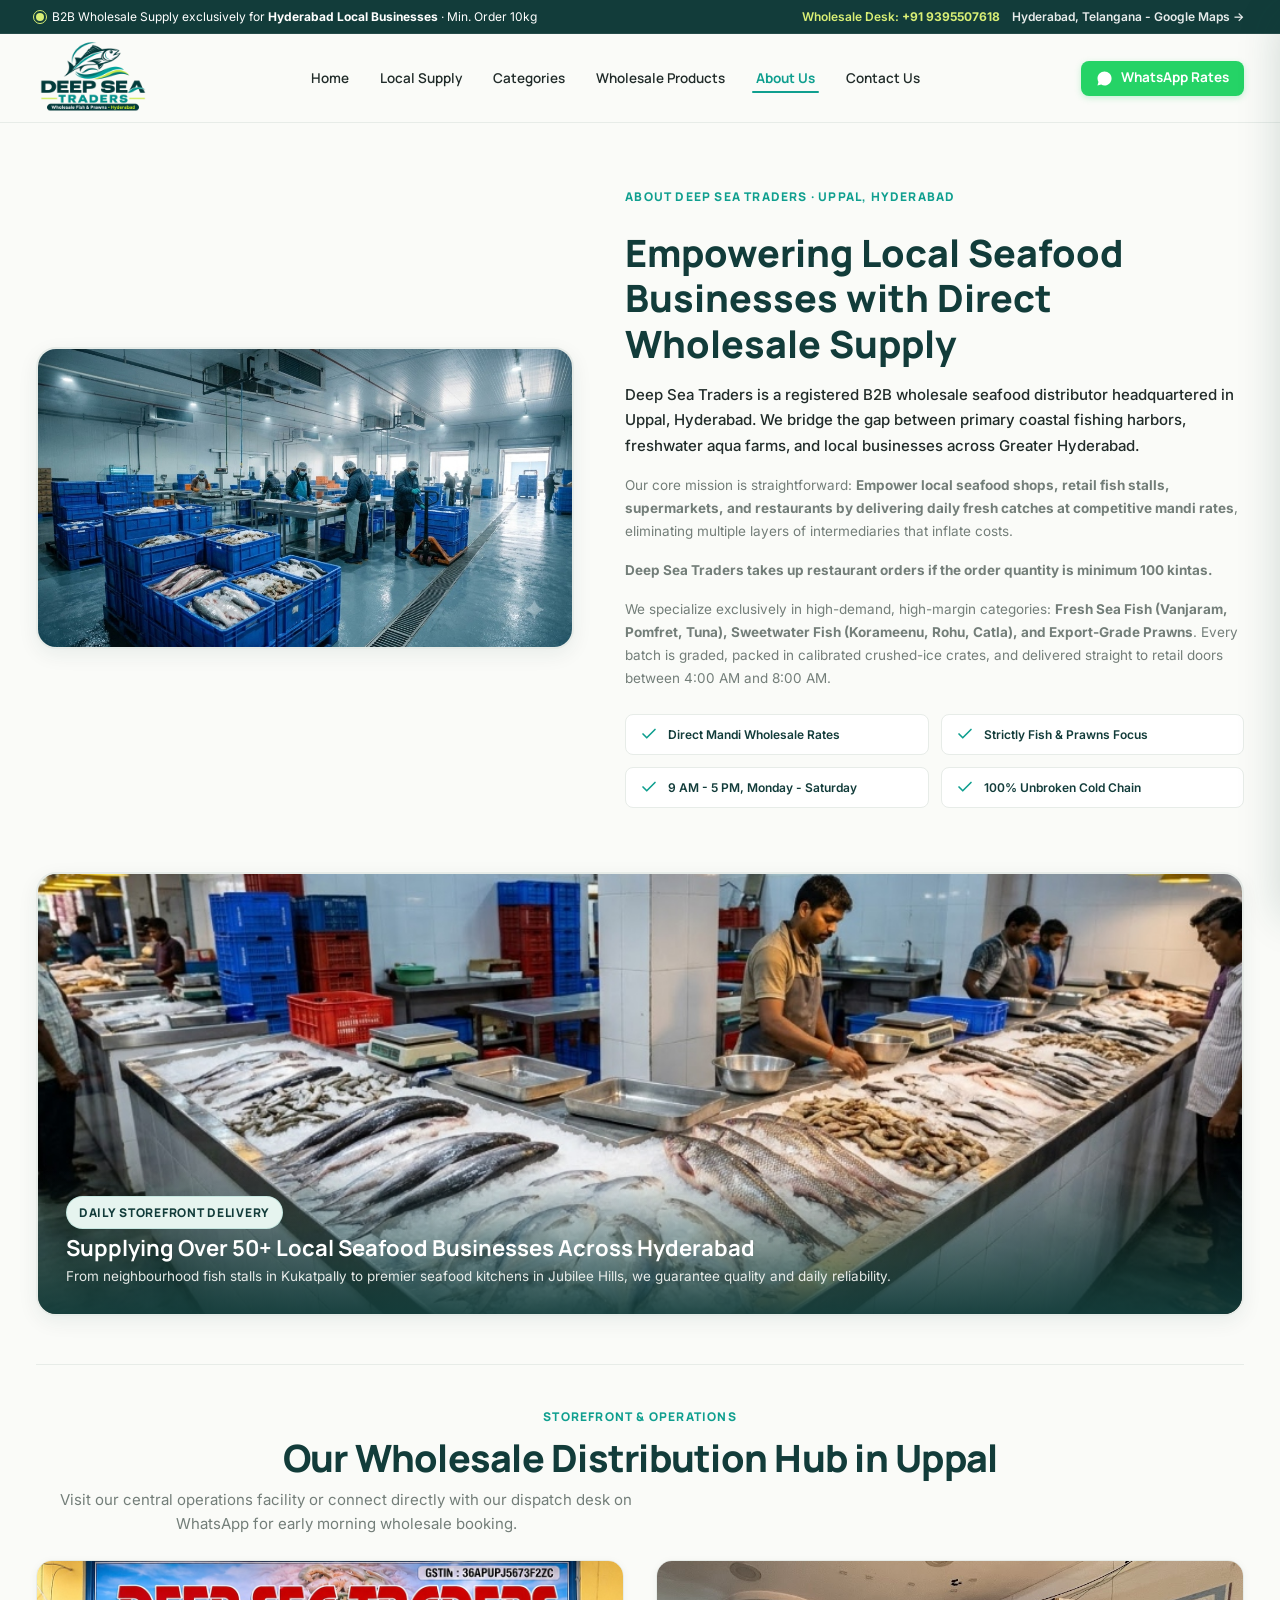
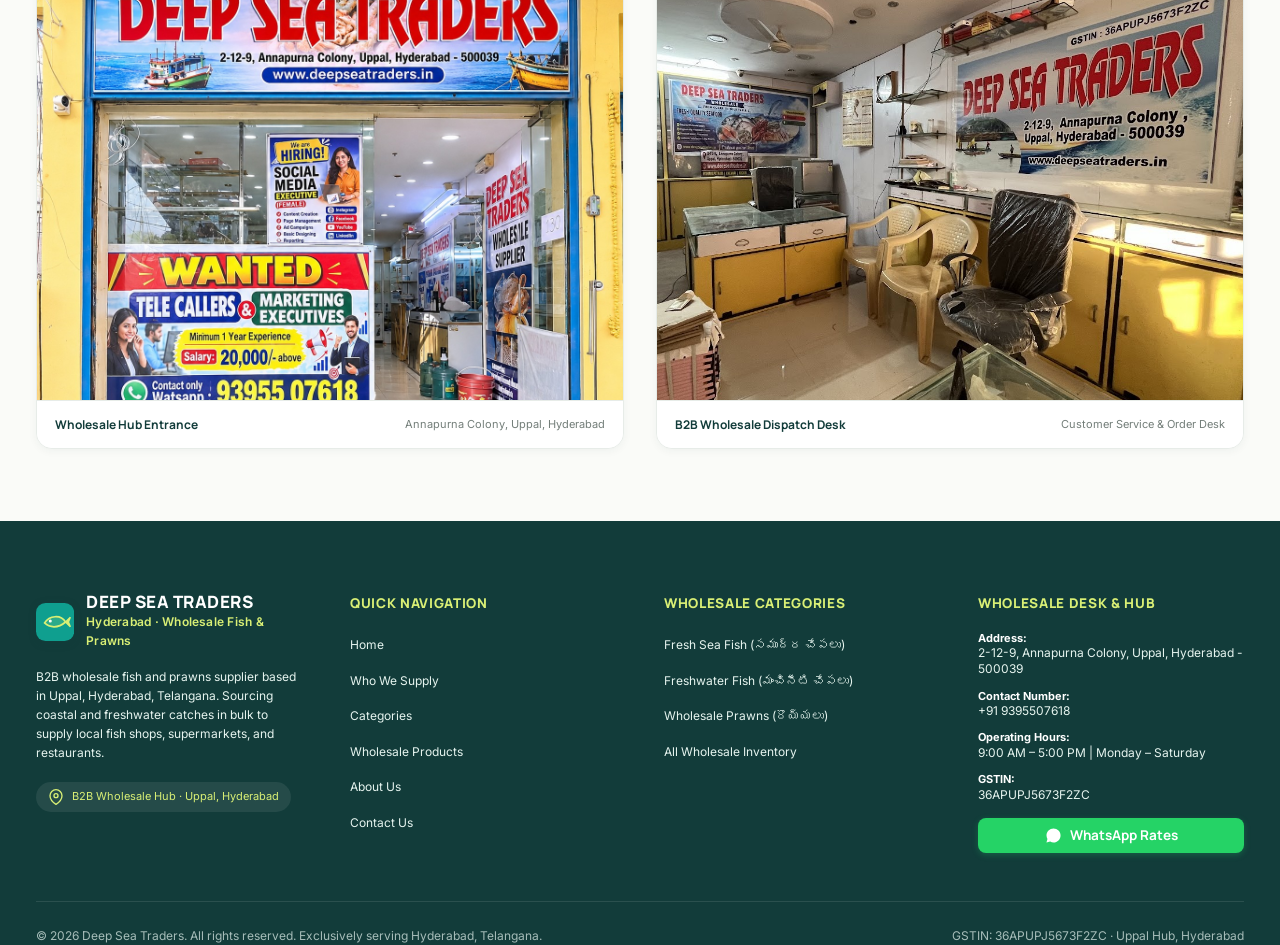
<file: about.html>
<!DOCTYPE html>
<html lang="en">

<head>
  <meta charset="UTF-8">
  <meta name="viewport" content="width=device-width, initial-scale=1.0">
  <meta name="description"
    content="About Deep Sea Traders — Hyderabad's premier B2B wholesale seafood supplier in Uppal. Supplying local fish shops, retailers, supermarkets, and restaurants with fresh fish & prawns at mandi rates.">
  <meta name="theme-color" content="#123C3A">

  <title>About Us | Deep Sea Traders — Hyderabad B2B Wholesale Fish & Prawns Supplier</title>

  <!-- Preconnect Google Fonts -->
  <link rel="preconnect" href="https://fonts.googleapis.com">
  <link rel="preconnect" href="https://fonts.gstatic.com" crossorigin>
  <link
    href="https://fonts.googleapis.com/css2?family=Inter:wght@400;500;600;700&family=Manrope:wght@500;600;700;800&display=swap"
    rel="stylesheet">

  <link rel="icon" type="image/svg+xml" href="assets/icons/favicon.svg">
  <link rel="stylesheet" href="css/styles.css">

  <script src="js/config.js" defer></script>
  <script src="js/main.js" defer></script>
</head>

<body>
  <!-- Accessibility Skip Link -->
  <a class="skip-link" href="#main-content">Skip to main content</a>

  <!-- 1. Top Announcement Bar -->
  <aside class="announcement-bar" aria-label="Location notice and operating scope">
    <div class="site-container announcement-bar__inner">
      <div class="announcement-bar__left">
        <span class="live-pulse" aria-hidden="true"></span>
        <span>B2B Wholesale Supply exclusively for <strong>Hyderabad Local Businesses</strong> · Min. Order 10kg</span>
      </div>
      <div class="announcement-bar__right">
        <span class="announcement-tag">Wholesale Desk: <a href="tel:+919395507618"
            style="color: inherit; text-decoration: none; font-weight: 700;">+91 9395507618</a></span>
        <a href="https://www.google.com/maps/@17.4027025,78.5623224,508a,75y,0.09h,82.57t/data=!3m7!1e1!3m5!1sULKPD-JzpIKDzisw6_52xA!2e0!6shttps:%2F%2Fstreetviewpixels-pa.clients6.google.com%2Fv1%2Fthumbnail%3Fcb_client%3Dmaps_sv.tactile%26w%3D900%26h%3D600%26pitch%3D7.433569978469578%26panoid%3DULKPD-JzpIKDzisw6_52xA%26yaw%3D0.08863944851822225!7i16384!8i8192?entry=ttu&amp;g_ep=EgoyMDI2MTEyMi4wIKXMDSoASAFQAw%3D%3D"
          target="_blank" rel="noopener noreferrer" class="announcement-link">Hyderabad, Telangana - Google Maps <span aria-hidden="true">&rarr;</span></a>
      </div>
    </div>
  </aside>

  <!-- 2. Primary Header -->
  <header class="site-header" id="header">
    <div class="site-container nav-container">

      <!-- Brand Logo -->
      <a class="brand-logo" href="index.html#hero" aria-label="Deep Sea Traders Homepage">
        <img class="brand-logo__img" src="assets/images/deep-sea-traders-logo.png" alt="" aria-hidden="true">
      </a>

      <!-- Desktop Navigation Menu -->
      <nav class="desktop-nav" aria-label="Main Navigation">
        <ul class="desktop-nav__list">
          <li><a href="index.html#hero" class="nav-link">Home</a></li>
          <li><a href="index.html#b2b-supply" class="nav-link">Local Supply</a></li>
          <li><a href="index.html#categories" class="nav-link">Categories</a></li>
          <li><a href="index.html#products" class="nav-link">Wholesale Products</a></li>
          <li><a href="about.html" class="nav-link active">About Us</a></li>
          <li><a href="contact.html" class="nav-link">Contact Us</a></li>
        </ul>
      </nav>

      <!-- Primary Action & Mobile Toggle -->
      <div class="header-actions">
        <button type="button" class="btn btn--whatsapp btn--sm header-cta" data-whatsapp
          data-message="Hello Deep Sea Traders, I would like to enquire about wholesale seafood partnership with your Uppal distribution hub in Hyderabad.">
          <svg class="btn__icon" viewBox="0 0 24 24" fill="currentColor" aria-hidden="true">
            <path
              d="M12.04 2C6.58 2 2.13 6.45 2.13 11.91C2.13 13.66 2.59 15.36 3.45 16.86L2.05 22L7.3 20.62C8.75 21.41 10.38 21.83 12.04 21.83C17.5 21.83 21.95 17.38 21.95 11.92C21.95 9.27 20.92 6.78 19.05 4.91C17.18 3.03 14.69 2 12.04 2Z" />
          </svg>
          <span>WhatsApp Rates</span>
        </button>

        <!-- Mobile Hamburger Toggle -->
        <button type="button" class="menu-toggle" id="menu-toggle" aria-label="Open mobile navigation menu"
          aria-expanded="false" aria-controls="mobile-drawer">
          <span class="menu-toggle__bar"></span>
          <span class="menu-toggle__bar"></span>
          <span class="menu-toggle__bar"></span>
        </button>
      </div>
    </div>
  </header>

  <!-- Mobile Navigation Drawer & Backdrop -->
  <div class="drawer-backdrop" id="drawer-backdrop" aria-hidden="true"></div>
  <aside class="mobile-drawer" id="mobile-drawer" aria-label="Mobile Navigation Menu" aria-hidden="true">
    <div class="mobile-drawer__header">
      <div class="brand-logo brand-logo--drawer">
        <img class="brand-logo__img" src="assets/images/deep-sea-traders-logo.png"
          alt="Deep Sea Traders — Hyderabad Wholesale Fish and Prawns">
      </div>
      <button type="button" class="drawer-close" id="drawer-close" aria-label="Close navigation menu">&times;</button>
    </div>

    <!-- Mobile Drawer Links -->
    <nav class="mobile-drawer__nav">
      <ul class="mobile-nav-list">
        <li><a href="index.html#hero" class="mobile-nav-link">Home</a></li>
        <li><a href="index.html#b2b-supply" class="mobile-nav-link">Who We Supply</a></li>
        <li><a href="index.html#categories" class="mobile-nav-link">Categories</a></li>
        <li><a href="index.html#products" class="mobile-nav-link">Wholesale Products</a></li>
        <li><a href="about.html" class="mobile-nav-link active">About Us</a></li>
        <li><a href="contact.html" class="mobile-nav-link">Contact</a></li>
      </ul>
    </nav>

    <!-- Mobile Drawer Footer Info -->
    <div class="mobile-drawer__footer">
      <button type="button" class="btn btn--primary btn--full" data-whatsapp
        data-message="Hello Deep Sea Traders, I would like to get wholesale daily rates for fresh fish and prawns for my business in Hyderabad.">
        <svg class="btn__icon" viewBox="0 0 24 24" fill="currentColor">
          <path
            d="M12.04 2C6.58 2 2.13 6.45 2.13 11.91C2.13 13.66 2.59 15.36 3.45 16.86L2.05 22L7.3 20.62C8.75 21.41 10.38 21.83 12.04 21.83C17.5 21.83 21.95 17.38 21.95 11.92C21.95 9.27 20.92 6.78 19.05 4.91C17.18 3.03 14.69 2 12.04 2Z" />
        </svg>
        Wholesale Rates on WhatsApp
      </button>
    </div>
  </aside>

  <!-- MAIN ABOUT CONTENT -->
  <main id="main-content">

    <!-- About Section: Top 2-Column (Left: B2B Wholesale Banner, Right: Business Mission) -->
    <section class="section about-hero-section">
      <div class="site-container">

        <div class="about-hero-grid">
          <!-- Left: B2B Wholesale Supply Banner -->
          <div class="about-hero-media" style="border-radius: 20px; overflow: hidden; box-shadow: var(--shadow-md); border: 2px solid var(--border-grey);">
            <img src="assets/images/banners/b2b-wholesale-hero-banner.jpg" alt="Deep Sea Traders B2B Wholesale Hub in Hyderabad"
              class="about-hero-img" style="width: 100%; height: 100%; object-fit: cover;">
          </div>

          <!-- Right: Business Content -->
          <div class="about-hero-content">
            <span class="section-kicker">ABOUT DEEP SEA TRADERS · UPPAL, HYDERABAD</span>
            <h1 class="about-hero-title">Empowering Local Seafood Businesses with Direct Wholesale Supply</h1>
            <p class="about-lead">
              Deep Sea Traders is a registered B2B wholesale seafood distributor headquartered in Uppal, Hyderabad. We bridge the gap between primary coastal fishing harbors, freshwater aqua farms, and local businesses across Greater Hyderabad.
            </p>
            <p class="about-body-text">
              Our core mission is straightforward: <strong>Empower local seafood shops, retail fish stalls, supermarkets, and restaurants by delivering daily fresh catches at competitive mandi rates</strong>, eliminating multiple layers of intermediaries that inflate costs.
            </p>
            <p class="about-body-text">
              <strong>Deep Sea Traders takes up restaurant orders if the order quantity is minimum 100 kintas.</strong>
            </p>
            <p class="about-body-text">
              We specialize exclusively in high-demand, high-margin categories: <strong>Fresh Sea Fish (Vanjaram, Pomfret, Tuna), Sweetwater Fish (Korameenu, Rohu, Catla), and Export-Grade Prawns</strong>. Every batch is graded, packed in calibrated crushed-ice crates, and delivered straight to retail doors between 4:00 AM and 8:00 AM.
            </p>

            <div class="about-highlights-list">
              <div class="about-highlight-card">
                <svg viewBox="0 0 24 24" fill="none" stroke="currentColor" stroke-width="2.2" stroke-linecap="round"
                  stroke-linejoin="round" aria-hidden="true">
                  <path d="M20 6L9 17l-5-5" />
                </svg>
                <span>Direct Mandi Wholesale Rates</span>
              </div>
              <div class="about-highlight-card">
                <svg viewBox="0 0 24 24" fill="none" stroke="currentColor" stroke-width="2.2" stroke-linecap="round"
                  stroke-linejoin="round" aria-hidden="true">
                  <path d="M20 6L9 17l-5-5" />
                </svg>
                <span>Strictly Fish &amp; Prawns Focus</span>
              </div>
              <div class="about-highlight-card">
                <svg viewBox="0 0 24 24" fill="none" stroke="currentColor" stroke-width="2.2" stroke-linecap="round"
                  stroke-linejoin="round" aria-hidden="true">
                  <path d="M20 6L9 17l-5-5" />
                </svg>
                <span>9 AM - 5 PM, Monday - Saturday</span>
              </div>
              <div class="about-highlight-card">
                <svg viewBox="0 0 24 24" fill="none" stroke="currentColor" stroke-width="2.2" stroke-linecap="round"
                  stroke-linejoin="round" aria-hidden="true">
                  <path d="M20 6L9 17l-5-5" />
                </svg>
                <span>100% Unbroken Cold Chain</span>
              </div>
            </div>
          </div>
        </div>

        <!-- Middle Showcase: B2B Delivery to Local Fish Shops Banner -->
        <div class="about-middle-banner-wrap">
          <div class="about-middle-banner">
            <img src="assets/images/banners/b2b-local-shops-supply-banner.jpg?v=3"
              alt="Deep Sea Traders supplying bulk crates to local seafood businesses in Hyderabad"
              class="about-middle-banner__img">
            <div class="about-middle-banner__overlay">
              <span class="badge badge--mint about-middle-banner__badge">Daily Storefront Delivery</span>
              <h3 class="about-middle-banner__title">Supplying Over 50+ Local Seafood Businesses Across Hyderabad</h3>
              <p class="about-middle-banner__desc">From neighbourhood fish stalls in Kukatpally to premier seafood kitchens in Jubilee Hills, we guarantee quality and daily reliability.</p>
            </div>
          </div>
        </div>

        <!-- Below: Storefront & Operations Facility Photos -->
        <div class="about-photos-section">
          <div class="about-photos-header">
            <span class="section-kicker">STOREFRONT &amp; OPERATIONS</span>
            <h2 class="section-title">Our Wholesale Distribution Hub in Uppal</h2>
            <p class="section-subtitle">
              Visit our central operations facility or connect directly with our dispatch desk on WhatsApp for early morning wholesale booking.
            </p>
          </div>

          <div class="about-photos-grid">
            <div class="about-photo-card">
              <div class="about-photo-wrapper">
                <img src="assets/images/about/about.png"
                  alt="Deep Sea Traders Storefront Entrance — Uppal, Hyderabad" class="about-photo-img" loading="lazy">
              </div>
              <div class="about-photo-caption">
                <strong>Wholesale Hub Entrance</strong>
                <small>Annapurna Colony, Uppal, Hyderabad</small>
              </div>
            </div>

            <div class="about-photo-card">
              <div class="about-photo-wrapper">
                <img src="assets/images/about/storefront-interior.jpg"
                  alt="Deep Sea Traders Office &amp; Operations Desk — Uppal, Hyderabad" class="about-photo-img"
                  loading="lazy">
              </div>
              <div class="about-photo-caption">
                <strong>B2B Wholesale Dispatch Desk</strong>
                <small>Customer Service &amp; Order Desk</small>
              </div>
            </div>
          </div>
        </div>

      </div>
    </section>

  </main>

  <!-- 12. FOOTER -->
  <footer class="site-footer">
    <div class="site-container">

      <div class="footer-grid">

        <!-- Col 1: Brand Info -->
        <div class="footer-col footer-col--brand">
          <a class="brand-logo brand-logo--light" href="index.html#hero" aria-label="Deep Sea Traders Home">
            <div class="brand-logo__mark" aria-hidden="true">
              <svg viewBox="0 0 40 40" fill="none" class="brand-logo__svg">
                <rect width="40" height="40" rx="10" fill="#0F9F8F" />
                <path d="M9 21C14 13 26 12 31 20C23 27 14 26 9 21Z" stroke="#D9EF75" stroke-width="1.8"
                  fill="rgba(217, 239, 117, 0.15)" />
                <circle cx="15" cy="19" r="1.6" fill="#FAFBF8" />
                <path d="M31 20L36 15L34 20L36 25Z" stroke="#D9EF75" stroke-width="1.5" fill="#D9EF75" />
              </svg>
            </div>
            <div class="brand-logo__text">
              <span class="brand-logo__title">DEEP SEA TRADERS</span>
              <span class="brand-logo__tagline">Hyderabad · Wholesale Fish &amp; Prawns</span>
            </div>
          </a>
          <p class="footer-brand-desc">
            B2B wholesale fish and prawns supplier based in Uppal, Hyderabad, Telangana. Sourcing coastal and freshwater catches in bulk to supply local fish shops, supermarkets, and restaurants.
          </p>
          <div class="footer-loc-badge">
            <svg viewBox="0 0 24 24" fill="none" stroke="currentColor" stroke-width="2" width="16" height="16"
              aria-hidden="true">
              <path d="M21 10c0 7-9 13-9 13s-9-6-9-13a9 9 0 0 1 18 0z" />
              <circle cx="12" cy="10" r="3" />
            </svg>
            <span>B2B Wholesale Hub · Uppal, Hyderabad</span>
          </div>
        </div>

        <!-- Col 2: Navigation Links -->
        <div class="footer-col">
          <h4 class="footer-heading">Quick Navigation</h4>
          <ul class="footer-links">
            <li><a href="index.html#hero">Home</a></li>
            <li><a href="index.html#b2b-supply">Who We Supply</a></li>
            <li><a href="index.html#categories">Categories</a></li>
            <li><a href="index.html#products">Wholesale Products</a></li>
            <li><a href="about.html">About Us</a></li>
            <li><a href="contact.html">Contact Us</a></li>
          </ul>
        </div>

        <!-- Col 3: Wholesale Categories -->
        <div class="footer-col">
          <h4 class="footer-heading">Wholesale Categories</h4>
          <ul class="footer-links">
            <li><a href="index.html#products" data-filter-trigger="sea-fish">Fresh Sea Fish (సముద్ర చేపలు)</a></li>
            <li><a href="index.html#products" data-filter-trigger="freshwater-fish">Freshwater Fish (మంచినీటి చేపలు)</a></li>
            <li><a href="index.html#products" data-filter-trigger="prawns">Wholesale Prawns (రొయ్యలు)</a></li>
            <li><a href="index.html#products" data-filter-trigger="all">All Wholesale Inventory</a></li>
          </ul>
        </div>

        <!-- Col 4: Store & Operations -->
        <div class="footer-col">
          <h4 class="footer-heading">Wholesale Desk &amp; Hub</h4>
          <div class="footer-contact-block">
            <strong>Address:</strong>
            <p>2-12-9, Annapurna Colony, Uppal, Hyderabad - 500039</p>
          </div>
          <div class="footer-contact-block">
            <strong>Contact Number:</strong>
            <p><a href="tel:+919395507618" style="color: inherit; text-decoration: none;">+91 9395507618</a></p>
          </div>
          <div class="footer-contact-block">
            <strong>Operating Hours:</strong>
            <p>9:00 AM – 5:00 PM | Monday – Saturday</p>
          </div>
          <div class="footer-contact-block">
            <strong>GSTIN:</strong>
            <p>36APUPJ5673F2ZC</p>
          </div>
          <div class="footer-cta-wrap">
            <button type="button" class="btn btn--whatsapp btn--sm btn--full" data-whatsapp
              data-message="Hello Deep Sea Traders, I am enquiring about wholesale fish and prawns supply in Hyderabad.">
              <svg class="btn__icon" viewBox="0 0 24 24" fill="currentColor" aria-hidden="true">
                <path
                  d="M12.04 2C6.58 2 2.13 6.45 2.13 11.91C2.13 13.66 2.59 15.36 3.45 16.86L2.05 22L7.3 20.62C8.75 21.41 10.38 21.83 12.04 21.83C17.5 21.83 21.95 17.38 21.95 11.92C21.95 9.27 20.92 6.78 19.05 4.91C17.18 3.03 14.69 2 12.04 2Z" />
              </svg>
              <span>WhatsApp Rates</span>
            </button>
          </div>
        </div>

      </div>

      <!-- Footer Bottom Strip -->
      <div class="footer-bottom">
        <div class="footer-copyright">
          © <span data-year>2026</span> Deep Sea Traders. All rights reserved. Exclusively serving Hyderabad, Telangana.
        </div>
        <div class="footer-legal">
          <span>GSTIN: 36APUPJ5673F2ZC · Uppal Hub, Hyderabad</span>
        </div>
      </div>

    </div>
  </footer>

</body>

</html>
</file>
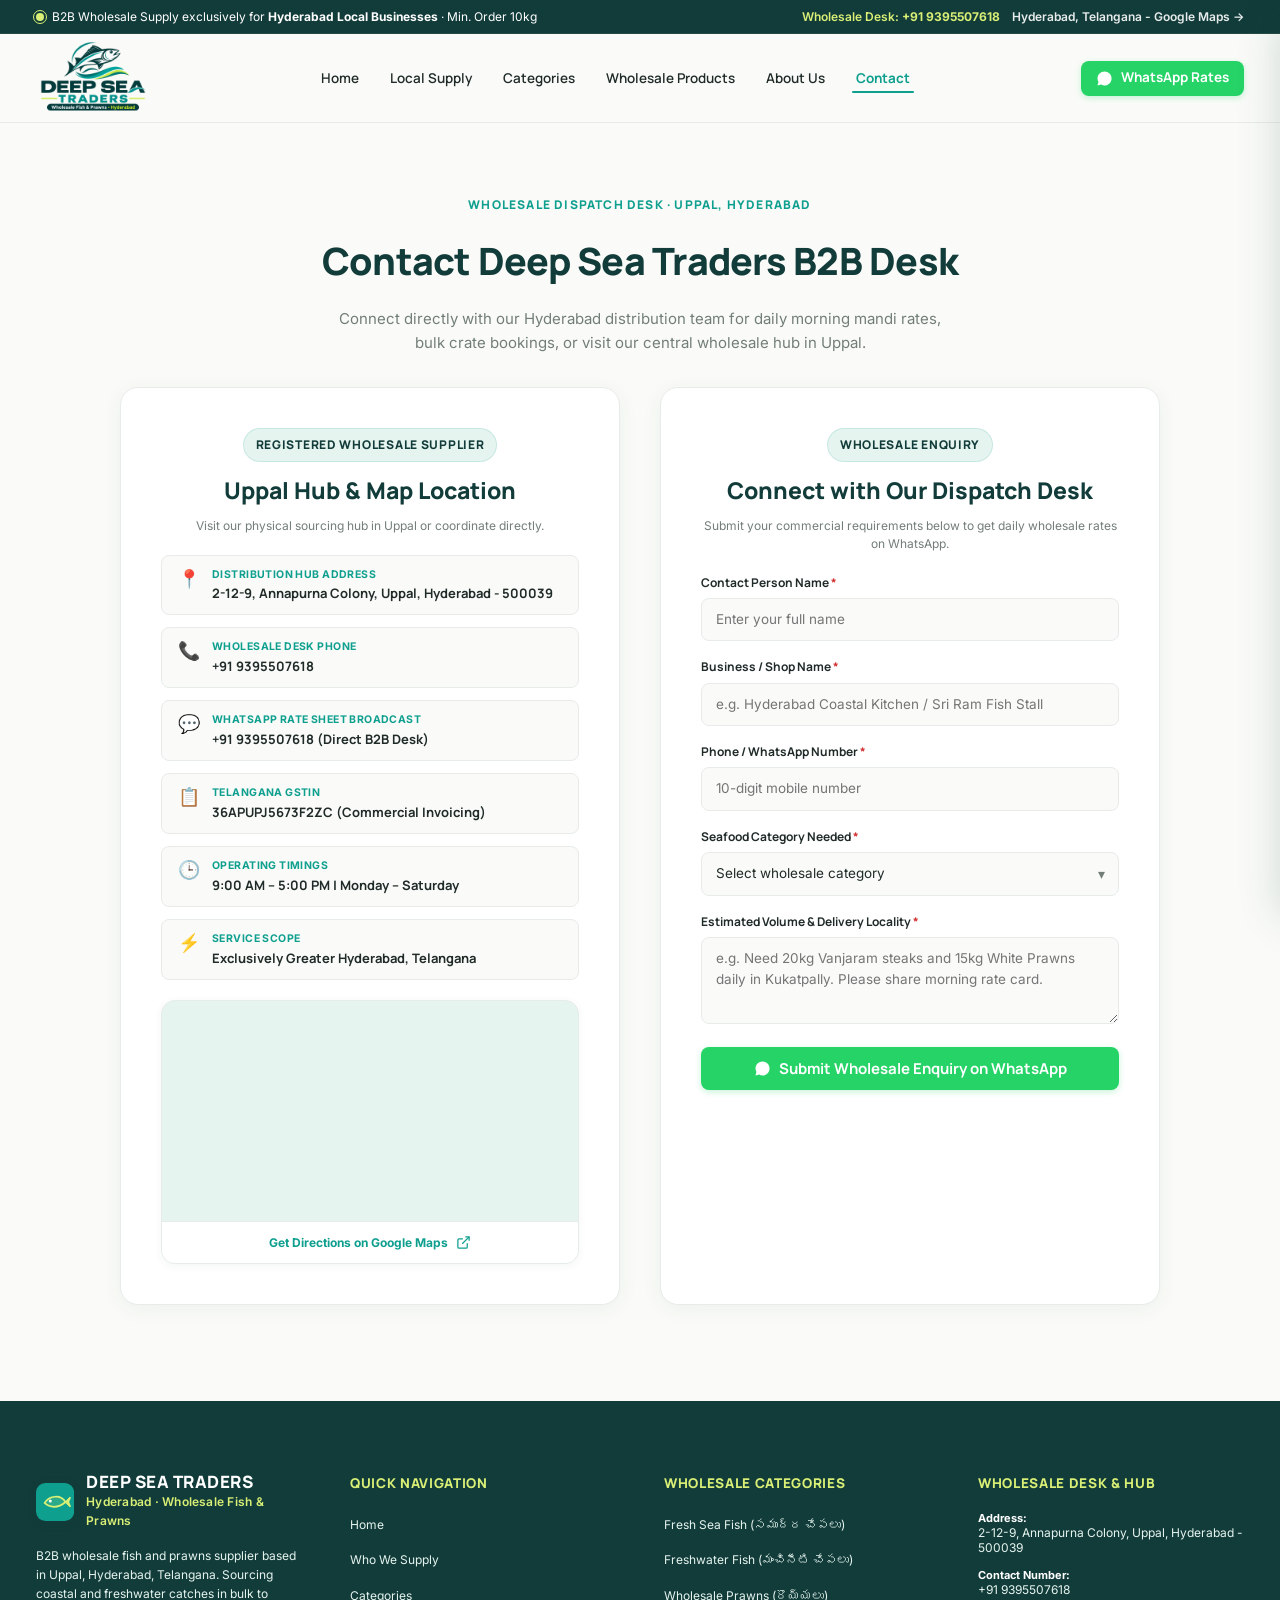
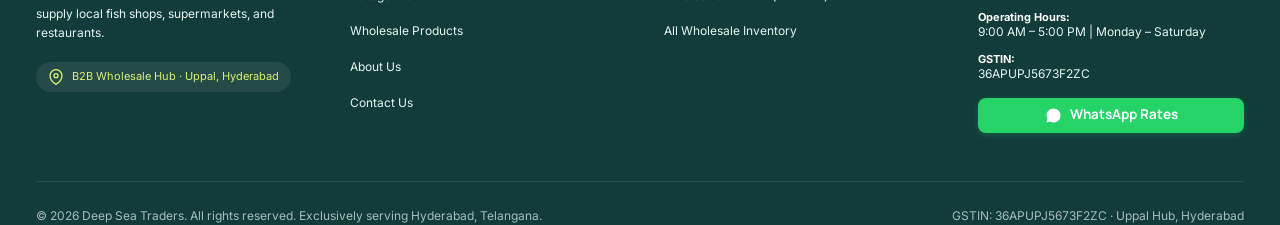
<file: contact.html>
<!DOCTYPE html>
<html lang="en">

<head>
  <meta charset="UTF-8">
  <meta name="viewport" content="width=device-width, initial-scale=1.0">
  <meta name="description"
    content="Contact Deep Sea Traders — Wholesale fish & prawns supplier in Uppal, Hyderabad. Connect with our B2B dispatch desk for daily wholesale rate sheets, bulk orders, and morning delivery.">
  <meta name="theme-color" content="#123C3A">

  <title>Contact B2B Wholesale Desk | Deep Sea Traders — Hyderabad</title>

  <!-- Preconnect Google Fonts -->
  <link rel="preconnect" href="https://fonts.googleapis.com">
  <link rel="preconnect" href="https://fonts.gstatic.com" crossorigin>
  <link
    href="https://fonts.googleapis.com/css2?family=Inter:wght@400;500;600;700&family=Manrope:wght@500;600;700;800&display=swap"
    rel="stylesheet">

  <link rel="icon" type="image/svg+xml" href="assets/icons/favicon.svg">
  <link rel="stylesheet" href="css/styles.css">

  <script src="js/config.js" defer></script>
  <script src="js/main.js" defer></script>
</head>

<body>
  <!-- Accessibility Skip Link -->
  <a class="skip-link" href="#main-content">Skip to main content</a>

  <!-- 1. Top Announcement Bar -->
  <aside class="announcement-bar" aria-label="Location notice and operating scope">
    <div class="site-container announcement-bar__inner">
      <div class="announcement-bar__left">
        <span class="live-pulse" aria-hidden="true"></span>
        <span>B2B Wholesale Supply exclusively for <strong>Hyderabad Local Businesses</strong> · Min. Order 10kg</span>
      </div>
      <div class="announcement-bar__right">
        <span class="announcement-tag">Wholesale Desk: <a href="tel:+919395507618"
            style="color: inherit; text-decoration: none; font-weight: 700;">+91 9395507618</a></span>
        <a href="https://www.google.com/maps/@17.4027025,78.5623224,508a,75y,0.09h,82.57t/data=!3m7!1e1!3m5!1sULKPD-JzpIKDzisw6_52xA!2e0!6shttps:%2F%2Fstreetviewpixels-pa.clients6.google.com%2Fv1%2Fthumbnail%3Fcb_client%3Dmaps_sv.tactile%26w%3D900%26h%3D600%26pitch%3D7.433569978469578%26panoid%3DULKPD-JzpIKDzisw6_52xA%26yaw%3D0.08863944851822225!7i16384!8i8192?entry=ttu&amp;g_ep=EgoyMDI2MTEyMi4wIKXMDSoASAFQAw%3D%3D"
          target="_blank" rel="noopener noreferrer" class="announcement-link">Hyderabad, Telangana - Google Maps <span aria-hidden="true">&rarr;</span></a>
      </div>
    </div>
  </aside>

  <!-- 2. Primary Header -->
  <header class="site-header" id="header">
    <div class="site-container nav-container">

      <!-- Brand Logo -->
      <a class="brand-logo" href="index.html#hero" aria-label="Deep Sea Traders Homepage">
        <img class="brand-logo__img" src="assets/images/deep-sea-traders-logo.png" alt="" aria-hidden="true">
      </a>

      <!-- Desktop Navigation Menu -->
      <nav class="desktop-nav" aria-label="Main Navigation">
        <ul class="desktop-nav__list">
          <li><a href="index.html#hero" class="nav-link">Home</a></li>
          <li><a href="index.html#b2b-supply" class="nav-link">Local Supply</a></li>
          <li><a href="index.html#categories" class="nav-link">Categories</a></li>
          <li><a href="index.html#products" class="nav-link">Wholesale Products</a></li>
          <li><a href="about.html" class="nav-link">About Us</a></li>
          <li><a href="contact.html" class="nav-link active">Contact</a></li>
        </ul>
      </nav>

      <!-- Primary Action & Mobile Toggle -->
      <div class="header-actions">
        <button type="button" class="btn btn--whatsapp btn--sm header-cta" data-whatsapp
          data-message="Hello Deep Sea Traders, I am a business owner inquiring about today's wholesale rate sheet for fresh fish and prawns in Hyderabad.">
          <svg class="btn__icon" viewBox="0 0 24 24" fill="currentColor" aria-hidden="true">
            <path
              d="M12.04 2C6.58 2 2.13 6.45 2.13 11.91C2.13 13.66 2.59 15.36 3.45 16.86L2.05 22L7.3 20.62C8.75 21.41 10.38 21.83 12.04 21.83C17.5 21.83 21.95 17.38 21.95 11.92C21.95 9.27 20.92 6.78 19.05 4.91C17.18 3.03 14.69 2 12.04 2Z" />
          </svg>
          <span>WhatsApp Rates</span>
        </button>

        <!-- Mobile Hamburger Toggle -->
        <button type="button" class="menu-toggle" id="menu-toggle" aria-label="Open mobile navigation menu"
          aria-expanded="false" aria-controls="mobile-drawer">
          <span class="menu-toggle__bar"></span>
          <span class="menu-toggle__bar"></span>
          <span class="menu-toggle__bar"></span>
        </button>
      </div>
    </div>
  </header>

  <!-- Mobile Navigation Drawer & Backdrop -->
  <div class="drawer-backdrop" id="drawer-backdrop" aria-hidden="true"></div>
  <aside class="mobile-drawer" id="mobile-drawer" aria-label="Mobile Navigation Menu" aria-hidden="true">
    <div class="mobile-drawer__header">
      <div class="brand-logo brand-logo--drawer">
        <img class="brand-logo__img" src="assets/images/deep-sea-traders-logo.png"
          alt="Deep Sea Traders — Hyderabad Wholesale Fish and Prawns">
      </div>
      <button type="button" class="drawer-close" id="drawer-close" aria-label="Close navigation menu">&times;</button>
    </div>

    <!-- Mobile Drawer Links -->
    <nav class="mobile-drawer__nav">
      <ul class="mobile-nav-list">
        <li><a href="index.html#hero" class="mobile-nav-link">Home</a></li>
        <li><a href="index.html#b2b-supply" class="mobile-nav-link">Who We Supply</a></li>
        <li><a href="index.html#categories" class="mobile-nav-link">Categories</a></li>
        <li><a href="index.html#products" class="mobile-nav-link">Wholesale Products</a></li>
        <li><a href="about.html" class="mobile-nav-link">About Us</a></li>
        <li><a href="contact.html" class="mobile-nav-link active">Contact</a></li>
      </ul>
    </nav>

    <!-- Mobile Drawer Footer Info -->
    <div class="mobile-drawer__footer">
      <button type="button" class="btn btn--primary btn--full" data-whatsapp
        data-message="Hello Deep Sea Traders, I would like to get wholesale daily rates for fresh fish and prawns for my business in Hyderabad.">
        <svg class="btn__icon" viewBox="0 0 24 24" fill="currentColor">
          <path
            d="M12.04 2C6.58 2 2.13 6.45 2.13 11.91C2.13 13.66 2.59 15.36 3.45 16.86L2.05 22L7.3 20.62C8.75 21.41 10.38 21.83 12.04 21.83C17.5 21.83 21.95 17.38 21.95 11.92C21.95 9.27 20.92 6.78 19.05 4.91C17.18 3.03 14.69 2 12.04 2Z" />
        </svg>
        Wholesale Rates on WhatsApp
      </button>
    </div>
  </aside>

  <!-- MAIN CONTACT CONTENT -->
  <main id="main-content">

    <section class="section contact-page-section" aria-label="Contact Information and Direct Enquiry">
      <div class="site-container">

        <!-- Page Section Header -->
        <div class="section-header section-header--center">
          <span class="section-kicker">WHOLESALE DISPATCH DESK · UPPAL, HYDERABAD</span>
          <h1 class="section-title">Contact Deep Sea Traders B2B Desk</h1>
          <p class="section-subtitle">
            Connect directly with our Hyderabad distribution team for daily morning mandi rates, bulk crate bookings, or visit our central wholesale hub in Uppal.
          </p>
        </div>

        <!-- 2-Column Layout: Left = Hub Details & Google Map, Right = B2B Enquiry Form -->
        <div class="contact-card-wrap">

          <!-- Left Column: Address, Business Details & Google Map Location -->
          <div class="contact-info-panel">
            <div class="contact-info-header">
              <span class="badge badge--mint">REGISTERED WHOLESALE SUPPLIER</span>
              <h2 class="contact-info-heading">Uppal Hub &amp; Map Location</h2>
              <p class="contact-form-subtitle">Visit our physical sourcing hub in Uppal or coordinate directly.</p>
            </div>

            <div class="contact-items-list">
              <!-- Address Item -->
              <div class="contact-item-row">
                <div class="contact-item-icon" aria-hidden="true">📍</div>
                <div class="contact-item-details">
                  <small>Distribution Hub Address</small>
                  <strong>2-12-9, Annapurna Colony, Uppal, Hyderabad - 500039</strong>
                </div>
              </div>

              <!-- Contact Phone Number Item -->
              <div class="contact-item-row">
                <div class="contact-item-icon" aria-hidden="true">📞</div>
                <div class="contact-item-details">
                  <small>Wholesale Desk Phone</small>
                  <strong><a href="tel:+919395507618" style="color: inherit; text-decoration: none;">+91 9395507618</a></strong>
                </div>
              </div>

              <!-- Direct WhatsApp Item -->
              <div class="contact-item-row">
                <div class="contact-item-icon" aria-hidden="true">💬</div>
                <div class="contact-item-details">
                  <small>WhatsApp Rate Sheet Broadcast</small>
                  <strong><a href="https://wa.me/919395507618" target="_blank" rel="noopener noreferrer" style="color: inherit; text-decoration: none;">+91 9395507618 (Direct B2B Desk)</a></strong>
                </div>
              </div>

              <!-- GSTIN Item -->
              <div class="contact-item-row">
                <div class="contact-item-icon" aria-hidden="true">📋</div>
                <div class="contact-item-details">
                  <small>Telangana GSTIN</small>
                  <strong>36APUPJ5673F2ZC (Commercial Invoicing)</strong>
                </div>
              </div>

              <!-- Operating Hours Item -->
              <div class="contact-item-row">
                <div class="contact-item-icon" aria-hidden="true">🕒</div>
                <div class="contact-item-details">
                  <small>Operating Timings</small>
                  <strong>9:00 AM – 5:00 PM | Monday – Saturday</strong>
                </div>
              </div>

              <!-- Service Scope Item -->
              <div class="contact-item-row">
                <div class="contact-item-icon" aria-hidden="true">⚡</div>
                <div class="contact-item-details">
                  <small>Service Scope</small>
                  <strong>Exclusively Greater Hyderabad, Telangana</strong>
                </div>
              </div>
            </div>

            <!-- Google Map Location Embed -->
            <div class="contact-map-wrapper">
              <iframe
                class="contact-map-iframe"
                title="Deep Sea Traders Storefront Location in Uppal, Hyderabad"
                src="https://maps.google.com/maps?q=17.4027402,78.5620981&t=&z=16&ie=UTF8&iwloc=&output=embed"
                loading="lazy"
                referrerpolicy="no-referrer-when-downgrade"
                allowfullscreen>
              </iframe>
              <a href="https://www.google.com/maps/@17.4027025,78.5623224,508a,75y,0.09h,82.57t/data=!3m7!1e1!3m5!1sULKPD-JzpIKDzisw6_52xA!2e0!6shttps:%2F%2Fstreetviewpixels-pa.clients6.google.com%2Fv1%2Fthumbnail%3Fcb_client%3Dmaps_sv.tactile%26w%3D900%26h%3D600%26pitch%3D7.433569978469578%26panoid%3DULKPD-JzpIKDzisw6_52xA%26yaw%3D0.08863944851822225!7i16384!8i8192?entry=ttu&amp;g_ep=EgoyMDI2MTEyMi4wIKXMDSoASAFQAw%3D%3D" target="_blank" rel="noopener noreferrer" class="contact-map-link">
                <span>Get Directions on Google Maps</span>
                <svg viewBox="0 0 24 24" fill="none" stroke="currentColor" stroke-width="2" width="15" height="15" aria-hidden="true">
                  <path d="M18 13v6a2 2 0 0 1-2 2H5a2 2 0 0 1-2-2V8a2 2 0 0 1 2-2h6"></path>
                  <polyline points="15 3 21 3 21 9"></polyline>
                  <line x1="10" y1="14" x2="21" y2="3"></line>
                </svg>
              </a>
            </div>

          </div>

          <!-- Right Column: B2B Wholesale Enquiry Form -->
          <div class="contact-form-panel">
            <div class="contact-form-header">
              <span class="badge badge--mint">WHOLESALE ENQUIRY</span>
              <h2 class="contact-form-heading">Connect with Our Dispatch Desk</h2>
              <p class="contact-form-subtitle">Submit your commercial requirements below to get daily wholesale rates on WhatsApp.</p>
            </div>

            <form id="contact-form" class="enquiry-form">
              <div class="form-group">
                <label for="contact-name" class="form-label">Contact Person Name <span class="required">*</span></label>
                <input type="text" id="contact-name" name="customer_name" class="form-control" placeholder="Enter your full name" required autocomplete="name">
              </div>

              <div class="form-group">
                <label for="contact-business" class="form-label">Business / Shop Name <span class="required">*</span></label>
                <input type="text" id="contact-business" name="business_name" class="form-control" placeholder="e.g. Hyderabad Coastal Kitchen / Sri Ram Fish Stall" required>
              </div>

              <div class="form-group">
                <label for="contact-phone" class="form-label">Phone / WhatsApp Number <span class="required">*</span></label>
                <input type="tel" id="contact-phone" name="customer_phone" class="form-control" placeholder="10-digit mobile number" required autocomplete="tel">
              </div>

              <!-- Strictly Fish & Prawns Selection -->
              <div class="form-group">
                <label for="product-category-select" class="form-label">Seafood Category Needed <span class="required">*</span></label>
                <div class="select-wrapper">
                  <select id="product-category-select" name="product_interest" class="form-control" required>
                    <option value="" disabled selected>Select wholesale category</option>
                    <option value="Fresh Sea Fish">Fresh Sea Fish (Vanjaram, White Pomfret, Black Pomfret, Tuna, Red Snapper)</option>
                    <option value="Freshwater Fish">Freshwater Fish (Korameenu/Murrel, Rohu Carp, Catla, Tilapia)</option>
                    <option value="Wholesale Prawns & Shrimp">Wholesale Prawns &amp; Shrimp (Tiger Prawns, White Prawns, Medium Shrimp)</option>
                    <option value="Combined Fish & Prawns Supply">Combined Fish &amp; Prawns Recurring Supply</option>
                  </select>
                </div>
              </div>

              <div class="form-group">
                <label for="contact-message" class="form-label">Estimated Volume &amp; Delivery Locality <span class="required">*</span></label>
                <textarea id="contact-message" name="message" class="form-control" rows="3" placeholder="e.g. Need 20kg Vanjaram steaks and 15kg White Prawns daily in Kukatpally. Please share morning rate card." required></textarea>
              </div>

              <div class="form-actions">
                <button type="submit" class="btn btn--whatsapp btn--full">
                  <svg class="btn__icon" viewBox="0 0 24 24" fill="currentColor" aria-hidden="true">
                    <path
                      d="M12.04 2C6.58 2 2.13 6.45 2.13 11.91C2.13 13.66 2.59 15.36 3.45 16.86L2.05 22L7.3 20.62C8.75 21.41 10.38 21.83 12.04 21.83C17.5 21.83 21.95 17.38 21.95 11.92C21.95 9.27 20.92 6.78 19.05 4.91C17.18 3.03 14.69 2 12.04 2Z" />
                  </svg>
                  <span>Submit Wholesale Enquiry on WhatsApp</span>
                </button>
              </div>
            </form>

          </div>

        </div>

      </div>
    </section>

  </main>

  <!-- 12. FOOTER -->
  <footer class="site-footer">
    <div class="site-container">

      <div class="footer-grid">

        <!-- Col 1: Brand Info -->
        <div class="footer-col footer-col--brand">
          <a class="brand-logo brand-logo--light" href="index.html#hero" aria-label="Deep Sea Traders Home">
            <div class="brand-logo__mark" aria-hidden="true">
              <svg viewBox="0 0 40 40" fill="none" class="brand-logo__svg">
                <rect width="40" height="40" rx="10" fill="#0F9F8F" />
                <path d="M9 21C14 13 26 12 31 20C23 27 14 26 9 21Z" stroke="#D9EF75" stroke-width="1.8"
                  fill="rgba(217, 239, 117, 0.15)" />
                <circle cx="15" cy="19" r="1.6" fill="#FAFBF8" />
                <path d="M31 20L36 15L34 20L36 25Z" stroke="#D9EF75" stroke-width="1.5" fill="#D9EF75" />
              </svg>
            </div>
            <div class="brand-logo__text">
              <span class="brand-logo__title">DEEP SEA TRADERS</span>
              <span class="brand-logo__tagline">Hyderabad · Wholesale Fish &amp; Prawns</span>
            </div>
          </a>
          <p class="footer-brand-desc">
            B2B wholesale fish and prawns supplier based in Uppal, Hyderabad, Telangana. Sourcing coastal and freshwater catches in bulk to supply local fish shops, supermarkets, and restaurants.
          </p>
          <div class="footer-loc-badge">
            <svg viewBox="0 0 24 24" fill="none" stroke="currentColor" stroke-width="2" width="16" height="16"
              aria-hidden="true">
              <path d="M21 10c0 7-9 13-9 13s-9-6-9-13a9 9 0 0 1 18 0z" />
              <circle cx="12" cy="10" r="3" />
            </svg>
            <span>B2B Wholesale Hub · Uppal, Hyderabad</span>
          </div>
        </div>

        <!-- Col 2: Navigation Links -->
        <div class="footer-col">
          <h4 class="footer-heading">Quick Navigation</h4>
          <ul class="footer-links">
            <li><a href="index.html#hero">Home</a></li>
            <li><a href="index.html#b2b-supply">Who We Supply</a></li>
            <li><a href="index.html#categories">Categories</a></li>
            <li><a href="index.html#products">Wholesale Products</a></li>
            <li><a href="about.html">About Us</a></li>
            <li><a href="contact.html">Contact Us</a></li>
          </ul>
        </div>

        <!-- Col 3: Wholesale Categories -->
        <div class="footer-col">
          <h4 class="footer-heading">Wholesale Categories</h4>
          <ul class="footer-links">
            <li><a href="index.html#products" data-filter-trigger="sea-fish">Fresh Sea Fish (సముద్ర చేపలు)</a></li>
            <li><a href="index.html#products" data-filter-trigger="freshwater-fish">Freshwater Fish (మంచినీటి చేపలు)</a></li>
            <li><a href="index.html#products" data-filter-trigger="prawns">Wholesale Prawns (రొయ్యలు)</a></li>
            <li><a href="index.html#products" data-filter-trigger="all">All Wholesale Inventory</a></li>
          </ul>
        </div>

        <!-- Col 4: Store & Operations -->
        <div class="footer-col">
          <h4 class="footer-heading">Wholesale Desk &amp; Hub</h4>
          <div class="footer-contact-block">
            <strong>Address:</strong>
            <p>2-12-9, Annapurna Colony, Uppal, Hyderabad - 500039</p>
          </div>
          <div class="footer-contact-block">
            <strong>Contact Number:</strong>
            <p><a href="tel:+919395507618" style="color: inherit; text-decoration: none;">+91 9395507618</a></p>
          </div>
          <div class="footer-contact-block">
            <strong>Operating Hours:</strong>
            <p>9:00 AM – 5:00 PM | Monday – Saturday</p>
          </div>
          <div class="footer-contact-block">
            <strong>GSTIN:</strong>
            <p>36APUPJ5673F2ZC</p>
          </div>
          <div class="footer-cta-wrap">
            <button type="button" class="btn btn--whatsapp btn--sm btn--full" data-whatsapp
              data-message="Hello Deep Sea Traders, I am enquiring about wholesale fish and prawns supply in Hyderabad.">
              <svg class="btn__icon" viewBox="0 0 24 24" fill="currentColor" aria-hidden="true">
                <path
                  d="M12.04 2C6.58 2 2.13 6.45 2.13 11.91C2.13 13.66 2.59 15.36 3.45 16.86L2.05 22L7.3 20.62C8.75 21.41 10.38 21.83 12.04 21.83C17.5 21.83 21.95 17.38 21.95 11.92C21.95 9.27 20.92 6.78 19.05 4.91C17.18 3.03 14.69 2 12.04 2Z" />
              </svg>
              <span>WhatsApp Rates</span>
            </button>
          </div>
        </div>

      </div>

      <!-- Footer Bottom Strip -->
      <div class="footer-bottom">
        <div class="footer-copyright">
          © <span data-year>2026</span> Deep Sea Traders. All rights reserved. Exclusively serving Hyderabad, Telangana.
        </div>
        <div class="footer-legal">
          <span>GSTIN: 36APUPJ5673F2ZC · Uppal Hub, Hyderabad</span>
        </div>
      </div>

    </div>
  </footer>

</body>

</html>
</file>
<file: css/styles.css>
/* ==========================================================================
   DEEP SEA TRADERS — PREMIUM SEAFOOD E-COMMERCE DESIGN SYSTEM
   Operating Location: Hyderabad, Telangana, India ONLY
   Palette: Deep Marine Green (#123C3A), Fresh Teal (#0F9F8F),
            Soft Mint (#E6F4EF), Warm White (#FAFBF8), Pure White (#FFFFFF),
            Charcoal (#202B29), Muted Grey (#737E79), Citrus Accent (#D9EF75)
   ========================================================================== */

/* -------------------------------------------------------------
   1. CSS Custom Properties / Variables
   ------------------------------------------------------------- */
:root {
  color-scheme: light;

  /* Primary Brand Palette */
  --marine-green: #123C3A;       /* Deep Marine Green: Brand identity, headings */
  --marine-green-hover: #0D2C2A;
  --marine-green-light: #184F4C;
  --fresh-teal: #0F9F8F;         /* Fresh Teal: Primary brand actions & CTAs */
  --fresh-teal-hover: #0C8578;
  --fresh-teal-light: #12B9A6;
  --fresh-teal-glow: rgba(15, 159, 143, 0.18);
  --soft-mint: #E6F4EF;          /* Soft Mint: Highlight backgrounds & pills */
  --soft-mint-hover: #D5EDE4;
  --soft-mint-light: #F2FAF7;
  --warm-white: #FAFBF8;         /* Warm White: Main website canvas */
  --pure-white: #FFFFFF;         /* Pure White: Product cards & inputs */
  --charcoal: #202B29;           /* Charcoal: Main typography */
  --muted-grey: #737E79;         /* Muted Grey: Supporting text */
  --border-grey: #E7ECE8;        /* Border Grey: Dividers and card borders */
  --border-grey-hover: #CAD4CE;
  --citrus-accent: #D9EF75;      /* Citrus Accent: Highlights & fresh badges */
  --citrus-dark: #273812;        /* High-contrast text on citrus */

  /* Typography Scale */
  --font-heading: "Manrope", -apple-system, BlinkMacSystemFont, "Segoe UI", Roboto, sans-serif;
  --font-body: "Inter", -apple-system, BlinkMacSystemFont, "Segoe UI", Roboto, sans-serif;

  /* Fluid Font Sizes using clamp() */
  --text-xs: 0.75rem;            /* 12px */
  --text-sm: 0.84375rem;         /* 13.5px */
  --text-base: 0.9375rem;        /* 15px */
  --text-md: 1.0625rem;          /* 17px */
  --text-lg: 1.1875rem;          /* 19px */
  --text-xl: clamp(1.15rem, 1.8vw, 1.5rem);
  --text-2xl: clamp(1.35rem, 2.2vw, 1.875rem);
  --text-3xl: clamp(1.55rem, 3vw, 2.35rem);
  --text-4xl: clamp(1.85rem, 4.2vw, 3.25rem);

  /* Spacing Scale */
  --space-2: 0.125rem;           /* 2px */
  --space-4: 0.25rem;            /* 4px */
  --space-8: 0.5rem;             /* 8px */
  --space-12: 0.75rem;           /* 12px */
  --space-16: 1rem;              /* 16px */
  --space-20: 1.25rem;           /* 20px */
  --space-24: 1.5rem;            /* 24px */
  --space-32: 2rem;              /* 32px */
  --space-40: 2.5rem;            /* 40px */
  --space-48: 3rem;              /* 48px */
  --space-64: 4rem;              /* 64px */
  --space-80: 5rem;              /* 80px */
  --space-96: 6rem;              /* 96px */

  /* Container & Layout */
  --container-max: 1280px;
  --header-height: 88px;
  --radius-xs: 4px;
  --radius-sm: 8px;
  --radius-md: 12px;
  --radius-lg: 18px;
  --radius-xl: 24px;
  --radius-pill: 9999px;

  /* Shadows */
  --shadow-xs: 0 1px 3px rgba(18, 60, 58, 0.04);
  --shadow-sm: 0 2px 8px rgba(18, 60, 58, 0.05);
  --shadow-md: 0 6px 20px rgba(18, 60, 58, 0.07);
  --shadow-lg: 0 12px 32px rgba(18, 60, 58, 0.11);
  --shadow-float: 0 16px 40px rgba(18, 60, 58, 0.18);

  /* Transitions */
  --transition-fast: 0.15s cubic-bezier(0.16, 1, 0.3, 1);
  --transition-base: 0.25s cubic-bezier(0.16, 1, 0.3, 1);
  --transition-slow: 0.4s cubic-bezier(0.16, 1, 0.3, 1);
}

/* -------------------------------------------------------------
   2. Reset & Base Elements
   ------------------------------------------------------------- */
*, *::before, *::after {
  box-sizing: border-box;
  margin: 0;
  padding: 0;
}

html {
  font-family: var(--font-body);
  font-size: 16px;
  line-height: 1.6;
  color: var(--charcoal);
  background-color: var(--warm-white);
  scroll-behavior: smooth;
  scroll-padding-top: calc(var(--header-height) + 24px);
  -webkit-font-smoothing: antialiased;
  -moz-osx-font-smoothing: grayscale;
}

body {
  min-height: 100vh;
  display: flex;
  flex-direction: column;
  overflow-x: hidden;
  width: 100%;
}

body.menu-open {
  overflow: hidden;
}

img, svg, video, iframe {
  display: block;
  max-width: 100%;
}

h1, h2, h3, h4, h5, h6, p, span, a, label {
  overflow-wrap: break-word;
}

a {
  color: inherit;
  text-decoration: none;
  transition: color var(--transition-fast);
}

button, input, select, textarea {
  font: inherit;
  color: inherit;
  border: none;
  background: none;
}

button {
  cursor: pointer;
  user-select: none;
}

ul, ol {
  list-style: none;
}

/* Accessibility Focus Outline */
:focus-visible {
  outline: 2px solid var(--fresh-teal);
  outline-offset: 3px;
}

/* Skip link for keyboard accessibility */
.skip-link {
  position: absolute;
  top: -100px;
  left: 20px;
  z-index: 10000;
  padding: 10px 18px;
  background-color: var(--marine-green);
  color: var(--pure-white);
  font-weight: 600;
  border-radius: var(--radius-sm);
  transition: top var(--transition-fast);
}

.skip-link:focus {
  top: 15px;
}

/* Site Layout Container */
.site-container {
  width: 100%;
  max-width: var(--container-max);
  margin-left: auto;
  margin-right: auto;
  padding-left: clamp(16px, 3.5vw, 36px);
  padding-right: clamp(16px, 3.5vw, 36px);
}

.bg-soft {
  background-color: var(--soft-mint-light);
}

.text-marine {
  color: var(--marine-green);
}

/* Section Spacing & Common Headers */
.section {
  padding-top: clamp(32px, 3.8vw, 54px);
  padding-bottom: clamp(32px, 3.8vw, 54px);
  position: relative;
}

.section-header {
  display: flex;
  align-items: flex-end;
  justify-content: space-between;
  gap: var(--space-16);
  margin-bottom: clamp(20px, 2.5vw, 30px);
  flex-wrap: wrap;
}

.section-header--center {
  text-align: center;
  max-width: 680px;
  margin-left: auto;
  margin-right: auto;
  flex-direction: column;
  align-items: center;
}

.section-kicker {
  display: inline-block;
  font-family: var(--font-heading);
  font-size: var(--text-xs);
  font-weight: 800;
  letter-spacing: 0.1em;
  text-transform: uppercase;
  color: var(--fresh-teal);
  margin-bottom: var(--space-8);
}

.section-title {
  font-family: var(--font-heading);
  font-size: var(--text-3xl);
  font-weight: 800;
  line-height: 1.2;
  color: var(--marine-green);
  letter-spacing: -0.02em;
}

.section-subtitle {
  font-size: var(--text-base);
  color: var(--muted-grey);
  margin-top: var(--space-8);
  max-width: 620px;
  line-height: 1.6;
}

/* -------------------------------------------------------------
   3. Buttons & Badges
   ------------------------------------------------------------- */
.btn {
  display: inline-flex;
  align-items: center;
  justify-content: center;
  gap: var(--space-8);
  font-family: var(--font-heading);
  font-weight: 700;
  font-size: var(--text-base);
  line-height: 1;
  padding: 13px 22px;
  border-radius: var(--radius-sm);
  transition: all var(--transition-base);
  text-align: center;
  white-space: nowrap;
}

.btn__icon {
  width: 17px;
  height: 17px;
  flex-shrink: 0;
}

.btn__arrow {
  width: 16px;
  height: 16px;
  transition: transform var(--transition-fast);
}

.btn:hover .btn__arrow {
  transform: translateX(3px);
}

.btn--primary {
  background-color: var(--fresh-teal);
  color: var(--pure-white);
  box-shadow: 0 2px 6px rgba(15, 159, 143, 0.25);
}

.btn--primary:hover {
  background-color: var(--fresh-teal-hover);
  box-shadow: 0 4px 14px rgba(15, 159, 143, 0.35);
  transform: translateY(-1px);
}

.btn--primary:active {
  transform: translateY(0);
}

.btn--secondary {
  background-color: var(--soft-mint);
  color: var(--marine-green);
  border: 1px solid rgba(15, 159, 143, 0.2);
}

.btn--secondary:hover {
  background-color: var(--soft-mint-hover);
  border-color: var(--fresh-teal);
  color: var(--marine-green);
  transform: translateY(-1px);
}

.btn--outline {
  background-color: transparent;
  color: var(--marine-green);
  border: 1.5px solid var(--border-grey-hover);
}

.btn--outline:hover {
  border-color: var(--fresh-teal);
  color: var(--fresh-teal);
  background-color: var(--pure-white);
}

.btn--outline-light {
  background-color: rgba(255, 255, 255, 0.08);
  color: var(--pure-white);
  border: 1.5px solid rgba(255, 255, 255, 0.25);
}

.btn--outline-light:hover {
  background-color: var(--pure-white);
  color: var(--marine-green);
  border-color: var(--pure-white);
}

.btn--whatsapp {
  background-color: #25D366;
  color: #FFFFFF;
  box-shadow: 0 2px 6px rgba(37, 211, 102, 0.25);
  font-family: var(--font-heading);
  font-weight: 700;
}

.btn--whatsapp:hover {
  background-color: #1EBE5D;
  color: #FFFFFF;
  box-shadow: 0 4px 14px rgba(37, 211, 102, 0.38);
  transform: translateY(-1px);
}

.btn--whatsapp .btn__icon {
  width: 17px;
  height: 17px;
  fill: currentColor;
}

.btn--sm {
  font-size: var(--text-sm);
  padding: 9px 15px;
  border-radius: var(--radius-sm);
}

.btn--lg {
  font-size: var(--text-md);
  padding: 15px 28px;
  border-radius: var(--radius-md);
}

.btn--full {
  width: 100%;
}

.btn-link {
  display: inline-flex;
  align-items: center;
  gap: var(--space-6);
  font-family: var(--font-heading);
  font-weight: 700;
  font-size: var(--text-base);
  color: var(--fresh-teal);
  transition: gap var(--transition-fast), color var(--transition-fast);
}

.btn-link:hover {
  color: var(--fresh-teal-hover);
  gap: var(--space-8);
}

.btn-text {
  font-size: var(--text-sm);
  font-weight: 600;
  color: var(--fresh-teal);
  text-decoration: underline;
  text-underline-offset: 3px;
}

.btn-text:hover {
  color: var(--marine-green);
}

/* Badges */
.badge {
  display: inline-flex;
  align-items: center;
  gap: 6px;
  font-family: var(--font-heading);
  font-size: var(--text-xs);
  font-weight: 800;
  letter-spacing: 0.06em;
  text-transform: uppercase;
  padding: 6px 12px;
  border-radius: var(--radius-pill);
}

.badge--mint {
  background-color: var(--soft-mint);
  color: var(--marine-green);
  border: 1px solid rgba(15, 159, 143, 0.15);
}

.badge--citrus {
  background-color: var(--citrus-accent);
  color: var(--citrus-dark);
}

.badge__dot {
  width: 6px;
  height: 6px;
  border-radius: 50%;
  background-color: var(--fresh-teal);
}

/* Pulsing Status Indicators */
.live-pulse {
  position: relative;
  display: inline-block;
  width: 8px;
  height: 8px;
  background-color: var(--citrus-accent);
  border-radius: 50%;
  flex-shrink: 0;
}

.live-pulse::after {
  content: "";
  position: absolute;
  top: -3px;
  left: -3px;
  width: 14px;
  height: 14px;
  border-radius: 50%;
  border: 1.5px solid var(--citrus-accent);
  animation: pulse-ring 1.8s infinite cubic-bezier(0.25, 0.46, 0.45, 0.94);
}

.live-dot {
  display: inline-block;
  width: 7px;
  height: 7px;
  border-radius: 50%;
  background-color: var(--fresh-teal);
  margin-right: 5px;
  vertical-align: middle;
}

@keyframes pulse-ring {
  0% { transform: scale(0.6); opacity: 0.8; }
  100% { transform: scale(1.6); opacity: 0; }
}

/* -------------------------------------------------------------
   4. Top Announcement Bar
   ------------------------------------------------------------- */
.announcement-bar {
  background-color: var(--marine-green);
  color: var(--pure-white);
  font-size: var(--text-xs);
  padding: 7px 0;
  border-bottom: 1px solid rgba(255, 255, 255, 0.08);
}

.announcement-bar__inner {
  display: flex;
  align-items: center;
  justify-content: space-between;
  gap: var(--space-16);
}

@media (max-width: 768px) {
  .announcement-bar {
    padding: 8px 0;
  }
  .announcement-bar__inner {
    flex-direction: column;
    text-align: center;
    gap: 6px;
    align-items: center;
    justify-content: center;
  }
  .announcement-bar__left,
  .announcement-bar__right {
    justify-content: center;
    flex-wrap: wrap;
    font-size: 11.5px;
    line-height: 1.4;
    gap: 8px;
    text-align: center;
  }
}

.announcement-bar__left {
  display: flex;
  align-items: center;
  gap: 8px;
}

.announcement-bar__right {
  display: flex;
  align-items: center;
  gap: var(--space-12);
}

.announcement-tag {
  color: var(--citrus-accent);
  font-weight: 600;
}

.announcement-link {
  color: var(--pure-white);
  font-weight: 600;
  opacity: 0.9;
}

.announcement-link:hover {
  opacity: 1;
  text-decoration: underline;
}

/* -------------------------------------------------------------
   5. Primary Header & Sticky Navigation
   ------------------------------------------------------------- */
.site-header {
  position: sticky;
  top: 0;
  left: 0;
  width: 100%;
  background-color: var(--warm-white);
  border-bottom: 1px solid var(--border-grey);
  z-index: 900;
  transition: background-color var(--transition-fast), box-shadow var(--transition-fast), border-color var(--transition-fast);
}

.site-header.is-scrolled {
  background-color: rgba(250, 251, 248, 0.96);
  backdrop-filter: blur(12px);
  -webkit-backdrop-filter: blur(12px);
  box-shadow: var(--shadow-sm);
  border-bottom-color: rgba(18, 60, 58, 0.08);
}

.nav-container {
  display: flex;
  align-items: center;
  justify-content: space-between;
  height: var(--header-height);
  gap: var(--space-16);
}

/* Brand Logo */
.brand-logo {
  display: flex;
  align-items: center;
  gap: var(--space-12);
  text-decoration: none;
  flex-shrink: 0;
}

.brand-logo__mark {
  width: 40px;
  height: 40px;
  border-radius: var(--radius-sm);
  display: flex;
  align-items: center;
  justify-content: center;
  box-shadow: 0 2px 8px rgba(18, 60, 58, 0.12);
}

.brand-logo__img {
  display: block;
  height: 76px;
  max-width: 140px;
  width: auto;
  object-fit: contain;
  flex-shrink: 0;
}

.brand-logo__svg {
  width: 40px;
  height: 40px;
}

.brand-logo__text {
  display: flex;
  flex-direction: column;
}

.brand-logo__title {
  font-family: var(--font-heading);
  font-size: var(--text-md);
  font-weight: 800;
  letter-spacing: 0.03em;
  color: var(--marine-green);
  line-height: 1.1;
}

.brand-logo__tagline {
  font-size: var(--text-xs);
  font-weight: 600;
  color: var(--fresh-teal);
  letter-spacing: 0.02em;
}

/* Location Badge in Header */
.location-pill {
  display: none;
  align-items: center;
  gap: 8px;
  padding: 6px 14px;
  background-color: var(--soft-mint);
  border: 1px solid rgba(15, 159, 143, 0.2);
  border-radius: var(--radius-pill);
  flex-shrink: 0;
}

@media (min-width: 1200px) {
  .location-pill {
    display: inline-flex;
  }
}

.location-pill__icon {
  width: 16px;
  height: 16px;
  color: var(--fresh-teal);
  flex-shrink: 0;
}

.location-pill__text {
  display: flex;
  flex-direction: column;
  line-height: 1.15;
}

.location-pill__label {
  font-size: 10.5px;
  font-weight: 500;
  color: var(--muted-grey);
}

.location-pill__city {
  font-family: var(--font-heading);
  font-size: 12.5px;
  font-weight: 700;
  color: var(--marine-green);
}

/* Header Quick Search Box */
.header-search {
  display: none;
  flex: 1;
  max-width: 270px;
  margin: 0 var(--space-8);
}

@media (min-width: 992px) {
  .header-search {
    display: block;
  }
}

.header-search__form {
  position: relative;
  display: flex;
  align-items: center;
}

.header-search__icon {
  position: absolute;
  left: 12px;
  width: 15px;
  height: 15px;
  color: var(--muted-grey);
  pointer-events: none;
}

.header-search__input {
  width: 100%;
  padding: 8px 32px 8px 34px;
  font-size: var(--text-sm);
  background-color: var(--pure-white);
  border: 1.5px solid var(--border-grey);
  border-radius: var(--radius-pill);
  color: var(--charcoal);
  transition: all var(--transition-fast);
}

.header-search__input:focus {
  border-color: var(--fresh-teal);
  background-color: var(--pure-white);
  box-shadow: 0 0 0 3px var(--fresh-teal-glow);
}

.header-search__clear {
  position: absolute;
  right: 10px;
  font-size: 16px;
  color: var(--muted-grey);
  padding: 2px 6px;
  border-radius: 50%;
}

.header-search__clear:hover {
  color: var(--charcoal);
}

/* Desktop Navigation Menu */
.desktop-nav {
  display: none;
}

@media (min-width: 1024px) {
  .desktop-nav {
    display: block;
  }
}

.desktop-nav__list {
  display: flex;
  align-items: center;
  gap: clamp(12px, 1.8vw, 24px);
}

.nav-link {
  font-family: var(--font-heading);
  font-size: var(--text-sm);
  font-weight: 600;
  color: var(--charcoal);
  padding: 6px 4px;
  position: relative;
  transition: color var(--transition-fast);
}

.nav-link::after {
  content: "";
  position: absolute;
  bottom: 0;
  left: 0;
  width: 0%;
  height: 2px;
  background-color: var(--fresh-teal);
  border-radius: var(--radius-pill);
  transition: width var(--transition-fast);
}

.nav-link:hover {
  color: var(--fresh-teal);
}

.nav-link:hover::after,
.nav-link.active::after {
  width: 100%;
}

.nav-link.active {
  color: var(--fresh-teal);
  font-weight: 700;
}

/* Header Action & Hamburger */
.header-actions {
  display: flex;
  align-items: center;
  gap: var(--space-12);
  flex-shrink: 0;
}

.header-cta {
  display: none;
}

@media (min-width: 600px) {
  .header-cta {
    display: inline-flex;
  }
}

.menu-toggle {
  display: flex;
  flex-direction: column;
  justify-content: center;
  gap: 5px;
  width: 40px;
  height: 40px;
  padding: 8px;
  border-radius: var(--radius-sm);
  border: 1px solid var(--border-grey);
  background-color: var(--pure-white);
  transition: background-color var(--transition-fast), border-color var(--transition-fast);
}

@media (min-width: 1024px) {
  .menu-toggle {
    display: none;
  }
}

.menu-toggle:hover {
  border-color: var(--fresh-teal);
  background-color: var(--soft-mint);
}

.menu-toggle__bar {
  display: block;
  width: 100%;
  height: 2px;
  background-color: var(--marine-green);
  border-radius: 2px;
  transition: transform var(--transition-fast), opacity var(--transition-fast);
}

/* -------------------------------------------------------------
   6. Mobile Navigation Drawer
   ------------------------------------------------------------- */
.drawer-backdrop {
  position: fixed;
  inset: 0;
  background-color: rgba(18, 60, 58, 0.45);
  backdrop-filter: blur(4px);
  -webkit-backdrop-filter: blur(4px);
  z-index: 998;
  opacity: 0;
  pointer-events: none;
  transition: opacity var(--transition-base);
}

.drawer-backdrop.is-open {
  opacity: 1;
  pointer-events: auto;
}

.mobile-drawer {
  position: fixed;
  top: 0;
  right: 0;
  width: 85%;
  max-width: 360px;
  height: 100vh;
  background-color: var(--pure-white);
  box-shadow: var(--shadow-float);
  z-index: 999;
  display: flex;
  flex-direction: column;
  transform: translateX(100%);
  transition: transform var(--transition-base);
  overflow-y: auto;
}

.mobile-drawer.is-open {
  transform: translateX(0);
}

.mobile-drawer__header {
  display: flex;
  align-items: center;
  justify-content: space-between;
  padding: var(--space-20) var(--space-20);
  border-bottom: 1px solid var(--border-grey);
}

.drawer-close {
  width: 36px;
  height: 36px;
  display: flex;
  align-items: center;
  justify-content: center;
  border-radius: 50%;
  font-size: 18px;
  color: var(--muted-grey);
  border: 1px solid var(--border-grey);
}

.drawer-close:hover {
  background-color: var(--soft-mint);
  color: var(--marine-green);
}

.mobile-drawer__search {
  padding: var(--space-16) var(--space-20);
  border-bottom: 1px solid var(--border-grey);
}

.search-input-wrap {
  position: relative;
  display: flex;
  align-items: center;
}

.search-input-wrap__icon {
  position: absolute;
  left: 12px;
  width: 16px;
  height: 16px;
  color: var(--muted-grey);
  pointer-events: none;
}

.search-input-wrap input {
  width: 100%;
  padding: 10px 14px 10px 38px;
  font-size: var(--text-sm);
  background-color: var(--warm-white);
  border: 1.5px solid var(--border-grey);
  border-radius: var(--radius-sm);
}

.search-input-wrap input:focus {
  border-color: var(--fresh-teal);
  background-color: var(--pure-white);
}

.mobile-drawer__nav {
  flex: 1;
  padding: var(--space-12) 0;
}

.mobile-nav-list {
  display: flex;
  flex-direction: column;
}

.mobile-nav-link {
  display: block;
  font-family: var(--font-heading);
  font-size: var(--text-base);
  font-weight: 600;
  color: var(--charcoal);
  padding: 12px var(--space-24);
  border-left: 3px solid transparent;
  transition: all var(--transition-fast);
}

.mobile-nav-link:hover,
.mobile-nav-link.active {
  background-color: var(--soft-mint-light);
  color: var(--fresh-teal);
  border-left-color: var(--fresh-teal);
}

.mobile-drawer__footer {
  padding: var(--space-20);
  border-top: 1px solid var(--border-grey);
  background-color: var(--warm-white);
  display: flex;
  flex-direction: column;
  gap: var(--space-12);
}

.mobile-drawer__loc {
  display: flex;
  align-items: center;
  gap: 8px;
  font-size: var(--text-xs);
  color: var(--muted-grey);
}

/* -------------------------------------------------------------
   7. Hero Section (Commerce Composition)
   ------------------------------------------------------------- */
.hero-section {
  position: relative;
  background-color: var(--warm-white);
  padding-top: clamp(28px, 3.5vw, 48px);
  padding-bottom: clamp(32px, 4vw, 54px);
  overflow: hidden;
}

.hero-bg-pattern {
  position: absolute;
  inset: 0;
  background-image: radial-gradient(rgba(15, 159, 143, 0.06) 1.5px, transparent 1.5px);
  background-size: 24px 24px;
  pointer-events: none;
  opacity: 0.8;
}

.hero-container {
  position: relative;
  display: grid;
  grid-template-columns: minmax(0, 1fr);
  gap: clamp(28px, 4vw, 52px);
  align-items: center;
}

@media (min-width: 992px) {
  .hero-container {
    grid-template-columns: minmax(0, 1.15fr) minmax(0, 0.85fr);
  }
}

.hero-content {
  display: flex;
  flex-direction: column;
  align-items: flex-start;
  min-width: 0;
}

.hero-headline {
  font-family: var(--font-heading);
  font-size: var(--text-4xl);
  font-weight: 800;
  line-height: 1.15;
  color: var(--charcoal);
  letter-spacing: -0.03em;
  margin-top: var(--space-12);
  margin-bottom: var(--space-12);
}

.hero-lead {
  font-size: clamp(0.95rem, 1.15vw, 1.075rem);
  line-height: 1.6;
  color: var(--muted-grey);
  margin-bottom: var(--space-24);
  max-width: 580px;
}

.hero-actions {
  display: flex;
  align-items: center;
  gap: var(--space-14);
  flex-wrap: wrap;
  margin-bottom: var(--space-28);
}

.hero-trust {
  display: grid;
  grid-template-columns: repeat(auto-fit, minmax(140px, 1fr));
  gap: var(--space-14);
  width: 100%;
  padding-top: var(--space-20);
  border-top: 1px solid var(--border-grey);
}

.trust-item {
  display: flex;
  align-items: center;
  gap: var(--space-12);
}

.trust-item__icon {
  width: 36px;
  height: 36px;
  border-radius: var(--radius-sm);
  background-color: var(--soft-mint);
  color: var(--fresh-teal);
  display: flex;
  align-items: center;
  justify-content: center;
  flex-shrink: 0;
}

.trust-item__icon svg {
  width: 18px;
  height: 18px;
}

.trust-item__info {
  display: flex;
  flex-direction: column;
  line-height: 1.2;
}

.trust-item__info strong {
  font-family: var(--font-heading);
  font-size: var(--text-sm);
  font-weight: 700;
  color: var(--marine-green);
}

.trust-item__info small {
  font-size: var(--text-xs);
  color: var(--muted-grey);
}

/* Hero Showcase Card Visual */
.hero-visual {
  position: relative;
  display: flex;
  justify-content: center;
  min-width: 0;
}

.hero-pure-image-box {
  width: 100%;
  max-width: 520px;
  border-radius: var(--radius-lg);
  overflow: hidden;
  box-shadow: var(--shadow-lg);
  border: 2px solid var(--border-grey);
  background-color: var(--marine-green);
  transition: transform var(--transition-base), box-shadow var(--transition-base);
}

.hero-pure-image-box:hover {
  transform: translateY(-3px);
  box-shadow: var(--shadow-float);
  border-color: var(--fresh-teal);
}

.hero-pure-img {
  width: 100%;
  height: auto;
  min-height: 380px;
  max-height: 460px;
  object-fit: cover;
  display: block;
}

.hero-card {
  width: 100%;
  max-width: 480px;
  background-color: var(--pure-white);
  border-radius: var(--radius-lg);
  border: 1.5px solid var(--border-grey);
  box-shadow: var(--shadow-lg);
  overflow: hidden;
  transition: transform var(--transition-base), box-shadow var(--transition-base);
}

.hero-card:hover {
  transform: translateY(-4px);
  box-shadow: var(--shadow-float);
}

.hero-card__media {
  position: relative;
  height: 220px;
  background-color: var(--marine-green);
  overflow: hidden;
  display: flex;
  align-items: center;
  justify-content: center;
}

.hero-card__artwork {
  width: 100%;
  height: 100%;
}

.hero-card__svg {
  width: 100%;
  height: 100%;
  object-fit: cover;
}

.hero-card__badge-top {
  position: absolute;
  top: 14px;
  left: 14px;
  background-color: var(--citrus-accent);
  color: var(--citrus-dark);
  font-family: var(--font-heading);
  font-size: 11px;
  font-weight: 800;
  letter-spacing: 0.05em;
  padding: 4px 10px;
  border-radius: var(--radius-pill);
}

.hero-card__floating-badge {
  position: absolute;
  bottom: 12px;
  right: 12px;
  background-color: rgba(18, 60, 58, 0.88);
  backdrop-filter: blur(8px);
  -webkit-backdrop-filter: blur(8px);
  color: var(--pure-white);
  padding: 8px 14px;
  border-radius: var(--radius-sm);
  border: 1px solid rgba(255, 255, 255, 0.15);
  display: flex;
  flex-direction: column;
  line-height: 1.2;
}

.hero-card__floating-title {
  font-family: var(--font-heading);
  font-size: 12px;
  font-weight: 800;
  letter-spacing: 0.05em;
  color: var(--citrus-accent);
}

.hero-card__floating-sub {
  font-size: 10.5px;
  color: var(--soft-mint);
}

.hero-card__body {
  padding: var(--space-24);
}

.hero-card__meta {
  display: flex;
  align-items: center;
  justify-content: space-between;
  margin-bottom: var(--space-8);
}

.hero-card__tag {
  font-size: var(--text-xs);
  font-weight: 700;
  color: var(--fresh-teal);
  text-transform: uppercase;
  letter-spacing: 0.05em;
}

.hero-card__avail {
  font-size: var(--text-xs);
  font-weight: 600;
  color: var(--marine-green);
  display: flex;
  align-items: center;
}

.hero-card__title {
  font-family: var(--font-heading);
  font-size: var(--text-lg);
  font-weight: 800;
  color: var(--marine-green);
  margin-bottom: var(--space-8);
  line-height: 1.25;
}

.hero-card__chips {
  display: flex;
  flex-wrap: wrap;
  gap: 6px;
  margin-top: 6px;
  margin-bottom: var(--space-16);
}

.hero-chip {
  background-color: var(--soft-mint);
  color: var(--marine-green);
  font-size: 11px;
  font-weight: 700;
  padding: 3px 8px;
  border-radius: var(--radius-pill);
  border: 1px solid rgba(15, 159, 143, 0.18);
}

.hero-card__foot {
  display: flex;
  align-items: center;
  justify-content: space-between;
  padding-top: var(--space-16);
  border-top: 1px solid var(--border-grey);
}

.hero-card__location {
  font-size: var(--text-xs);
  font-weight: 600;
  color: var(--marine-green);
}

/* -------------------------------------------------------------
   8. Seafood Category Discovery Section
   ------------------------------------------------------------- */
.categories-grid,
.categories-grid--six {
  display: grid;
  grid-template-columns: repeat(6, 1fr);
  gap: 16px;
}

@media (max-width: 1200px) and (min-width: 768px) {
  .categories-grid,
  .categories-grid--six {
    grid-template-columns: repeat(3, 1fr);
    gap: 16px;
  }
}

@media (max-width: 767px) {
  .categories-grid,
  .categories-grid--six {
    grid-template-columns: repeat(2, 1fr);
    gap: 12px;
  }
}

.categories-grid--three {
  display: grid;
  grid-template-columns: repeat(auto-fit, minmax(min(100%, 280px), 1fr));
  gap: clamp(16px, 2.5vw, 24px);
}

@media (max-width: 480px) {
  .categories-grid--three {
    grid-template-columns: 1fr;
    gap: 16px;
  }
}

.category-card {
  background-color: var(--pure-white);
  border-radius: var(--radius-md);
  border: 1.5px solid var(--border-grey);
  overflow: hidden;
  transition: all var(--transition-base);
  cursor: pointer;
  display: flex;
  flex-direction: column;
}

.category-card:hover {
  border-color: var(--fresh-teal);
  transform: translateY(-3px);
  box-shadow: var(--shadow-md);
}

.category-card__media {
  position: relative;
  height: 118px;
  background-color: var(--soft-mint);
  display: flex;
  align-items: center;
  justify-content: center;
  overflow: hidden;
  border-bottom: 1px solid var(--border-grey);
}

.category-card__placeholder {
  width: 100%;
  height: 100%;
  display: flex;
  flex-direction: column;
  align-items: center;
  justify-content: center;
  padding: var(--space-12);
  position: relative;
}

.category-card__svg {
  width: 72px;
  height: 48px;
  transition: transform var(--transition-base);
}

.category-card:hover .category-card__svg {
  transform: scale(1.08);
}

.category-card__watermark {
  position: absolute;
  bottom: 6px;
  font-family: var(--font-heading);
  font-size: 9.5px;
  font-weight: 800;
  letter-spacing: 0.08em;
  color: var(--fresh-teal);
  opacity: 0.85;
}

.category-card__badge {
  position: absolute;
  top: 8px;
  right: 8px;
  background-color: var(--pure-white);
  color: var(--marine-green);
  font-family: var(--font-heading);
  font-size: 9.5px;
  font-weight: 700;
  padding: 2px 7px;
  border-radius: var(--radius-pill);
  box-shadow: var(--shadow-xs);
}

.category-card__body {
  padding: 12px 14px 14px;
  display: flex;
  flex-direction: column;
  flex: 1;
  justify-content: space-between;
}

.category-card__title {
  font-family: var(--font-heading);
  font-size: 15px;
  font-weight: 800;
  color: var(--marine-green);
  margin-bottom: 6px;
  line-height: 1.25;
}

.category-card__action {
  display: flex;
  align-items: center;
  justify-content: space-between;
  padding-top: 8px;
  border-top: 1px solid var(--border-grey);
  color: var(--fresh-teal);
  margin-top: auto;
}

.category-card__cta {
  font-family: var(--font-heading);
  font-size: 12px;
  font-weight: 700;
  letter-spacing: 0.02em;
}

.category-card__arrow {
  width: 14px;
  height: 14px;
  transition: transform var(--transition-fast);
}

.category-card:hover .category-card__arrow {
  transform: translateX(3px);
}

/* -------------------------------------------------------------
   9. Featured Seafood Experience (Signature Catches)
   ------------------------------------------------------------- */
.featured-showcase-grid {
  display: grid;
  grid-template-columns: repeat(4, 1fr);
  gap: 18px;
}

@media (max-width: 1024px) and (min-width: 640px) {
  .featured-showcase-grid {
    grid-template-columns: repeat(2, 1fr);
    gap: 16px;
  }
}

@media (max-width: 639px) {
  .featured-showcase-grid {
    grid-template-columns: 1fr;
    gap: 16px;
  }
}

.featured-item-card {
  background-color: var(--pure-white);
  border-radius: var(--radius-md);
  border: 1.5px solid var(--border-grey);
  overflow: hidden;
  box-shadow: var(--shadow-sm);
  display: flex;
  flex-direction: column;
  transition: all var(--transition-base);
}

.featured-item-card:hover {
  transform: translateY(-3px);
  box-shadow: var(--shadow-md);
  border-color: var(--border-grey-hover);
}

.featured-item-card__media {
  position: relative;
  height: 148px;
  background-color: var(--marine-green);
  overflow: hidden;
}

.featured-item-placeholder {
  width: 100%;
  height: 100%;
  display: flex;
  flex-direction: column;
  align-items: center;
  justify-content: center;
}

.featured-svg {
  width: 100%;
  height: 100%;
  object-fit: cover;
}

.featured-watermark {
  position: absolute;
  bottom: 8px;
  left: 10px;
  font-family: var(--font-heading);
  font-size: 10px;
  font-weight: 800;
  letter-spacing: 0.08em;
  color: var(--citrus-accent);
}

.featured-tag {
  position: absolute;
  top: 10px;
  right: 10px;
  background-color: var(--citrus-accent);
  color: var(--citrus-dark);
  font-family: var(--font-heading);
  font-size: 10px;
  font-weight: 800;
  padding: 3px 8px;
  border-radius: var(--radius-pill);
}

.featured-item-card__body {
  padding: 16px;
  display: flex;
  flex-direction: column;
  flex: 1;
}

.featured-meta {
  display: flex;
  align-items: center;
  justify-content: space-between;
  margin-bottom: var(--space-4);
}

.featured-category {
  font-size: 11px;
  font-weight: 700;
  color: var(--fresh-teal);
  text-transform: uppercase;
}

.featured-status {
  font-size: 11px;
  font-weight: 600;
  color: var(--marine-green);
}

.featured-title {
  font-family: var(--font-heading);
  font-size: var(--text-md);
  font-weight: 800;
  color: var(--marine-green);
  line-height: 1.25;
  margin-bottom: 6px;
}

.featured-cuts-badge {
  display: inline-flex;
  align-items: center;
  gap: 6px;
  background-color: var(--soft-mint);
  border: 1px solid rgba(15, 159, 143, 0.22);
  padding: 5px 10px;
  border-radius: var(--radius-sm);
  font-size: 11.5px;
  color: var(--marine-green);
  margin-top: 4px;
  margin-bottom: 14px;
}

.featured-cuts-badge .cut-label {
  font-weight: 700;
  color: var(--fresh-teal);
  text-transform: uppercase;
  font-size: 10px;
  letter-spacing: 0.04em;
}

.featured-cuts-badge .cut-val {
  font-weight: 600;
  color: var(--charcoal);
}

.featured-actions {
  margin-top: auto;
  padding-top: var(--space-12);
  border-top: 1px solid var(--border-grey);
}

/* -------------------------------------------------------------
   10. Product Listing Section (E-Commerce Catalog)
   ------------------------------------------------------------- */
.catalog-toolbar {
  display: flex;
  align-items: center;
  justify-content: space-between;
  gap: var(--space-16);
  margin-bottom: var(--space-24);
  flex-wrap: wrap;
}

/* Category Filter Pills */
.filter-pills {
  display: flex;
  align-items: center;
  gap: 8px;
  overflow-x: auto;
  padding-bottom: 4px;
  -webkit-overflow-scrolling: touch;
}

.filter-pill {
  font-family: var(--font-heading);
  font-size: var(--text-sm);
  font-weight: 700;
  padding: 8px 18px;
  border-radius: var(--radius-pill);
  background-color: var(--pure-white);
  color: var(--charcoal);
  border: 1.5px solid var(--border-grey);
  white-space: nowrap;
  transition: all var(--transition-fast);
}

.filter-pill:hover {
  border-color: var(--fresh-teal);
  color: var(--fresh-teal);
  background-color: var(--soft-mint-light);
}

.filter-pill.active {
  background-color: var(--marine-green);
  color: var(--pure-white);
  border-color: var(--marine-green);
  box-shadow: 0 2px 8px rgba(18, 60, 58, 0.15);
}

/* Catalog Search Field */
.catalog-search {
  width: 100%;
  max-width: 320px;
}

.search-field {
  position: relative;
  display: flex;
  align-items: center;
}

.search-field__icon {
  position: absolute;
  left: 12px;
  width: 16px;
  height: 16px;
  color: var(--muted-grey);
  pointer-events: none;
}

.search-field__input {
  width: 100%;
  padding: 9px 34px 9px 38px;
  font-size: var(--text-sm);
  background-color: var(--pure-white);
  border: 1.5px solid var(--border-grey);
  border-radius: var(--radius-pill);
  color: var(--charcoal);
  transition: all var(--transition-fast);
}

.search-field__input:focus {
  border-color: var(--fresh-teal);
  background-color: var(--pure-white);
  box-shadow: 0 0 0 3px var(--fresh-teal-glow);
}

.search-field__clear {
  position: absolute;
  right: 12px;
  font-size: 16px;
  color: var(--muted-grey);
  padding: 2px 6px;
  border-radius: 50%;
}

.search-field__clear:hover {
  color: var(--charcoal);
}

.filter-feedback {
  display: flex;
  align-items: center;
  gap: var(--space-12);
  margin-bottom: var(--space-20);
  padding: 8px 14px;
  background-color: var(--soft-mint);
  border-radius: var(--radius-sm);
  font-size: var(--text-xs);
  color: var(--marine-green);
}

.catalog-live-count {
  font-size: var(--text-sm);
  color: var(--muted-grey);
}

.catalog-live-count strong {
  color: var(--marine-green);
}

/* Responsive Product Grid: 4 cols desktop, 3 laptop, 2 tablet, 2/1 mobile */
.products-grid {
  display: grid;
  grid-template-columns: repeat(4, 1fr);
  gap: clamp(16px, 2vw, 24px);
}

@media (max-width: 1200px) {
  .products-grid {
    grid-template-columns: repeat(3, 1fr);
  }
}

@media (max-width: 860px) {
  .products-grid {
    grid-template-columns: repeat(2, 1fr);
  }
}

@media (max-width: 540px) {
  .products-grid {
    grid-template-columns: 1fr;
  }
}

/* Product Card — Clean, Modern, Customer-Friendly Design */
.product-card {
  background-color: var(--pure-white);
  border-radius: var(--radius-lg);
  border: 1px solid rgba(18, 60, 58, 0.09);
  overflow: hidden;
  box-shadow: 0 2px 10px rgba(18, 60, 58, 0.04);
  display: flex;
  flex-direction: column;
  transition: transform 0.25s ease, box-shadow 0.25s ease, border-color 0.25s ease;
  min-width: 0;
  word-break: break-word;
}

.product-card:hover {
  border-color: var(--fresh-teal);
  transform: translateY(-4px);
  box-shadow: 0 12px 28px rgba(18, 60, 58, 0.09);
}

.product-card__media {
  position: relative;
  height: 195px;
  background-color: #F0F6F4;
  display: flex;
  align-items: center;
  justify-content: center;
  overflow: hidden;
}

.product-card__placeholder {
  width: 100%;
  height: 100%;
  display: flex;
  flex-direction: column;
  align-items: center;
  justify-content: center;
  position: relative;
  padding: var(--space-16);
}

.product-card__svg {
  width: 76px;
  height: 50px;
  transition: transform var(--transition-base);
}

.product-card:hover .product-card__svg {
  transform: scale(1.06);
}

.product-card__tag {
  position: absolute;
  bottom: 8px;
  font-family: var(--font-heading);
  font-size: 10px;
  font-weight: 800;
  letter-spacing: 0.08em;
  color: var(--fresh-teal);
}

.product-badge {
  position: absolute;
  top: 10px;
  left: 10px;
  background-color: rgba(18, 60, 58, 0.88);
  backdrop-filter: blur(4px);
  -webkit-backdrop-filter: blur(4px);
  color: var(--pure-white);
  font-family: var(--font-heading);
  font-size: 11px;
  font-weight: 700;
  padding: 4px 10px;
  border-radius: var(--radius-pill);
  letter-spacing: 0.02em;
  box-shadow: 0 2px 6px rgba(0, 0, 0, 0.15);
}

.product-badge--citrus {
  background-color: var(--citrus-accent);
  color: var(--citrus-dark);
}

.product-card__body {
  padding: 16px 16px 18px;
  display: flex;
  flex-direction: column;
  flex: 1;
}

.product-card__meta {
  display: flex;
  align-items: center;
  justify-content: space-between;
  margin-bottom: 6px;
}

.product-card__cat {
  font-size: 11.5px;
  font-weight: 700;
  color: var(--fresh-teal);
  text-transform: uppercase;
  letter-spacing: 0.04em;
}

.product-card__avail {
  font-size: 11.5px;
  font-weight: 600;
  color: #2E5B55;
  display: inline-flex;
  align-items: center;
  gap: 5px;
}

.product-card__title {
  font-family: var(--font-heading);
  font-size: 16.5px;
  font-weight: 800;
  color: var(--marine-green);
  line-height: 1.3;
  margin-bottom: 6px;
}

.product-card__desc {
  font-size: 13px;
  line-height: 1.45;
  color: #556660 !important;
  margin-bottom: 12px;
  display: -webkit-box;
  -webkit-line-clamp: 2;
  -webkit-box-orient: vertical;
  overflow: hidden;
}

.product-card__cut {
  padding: 6px 10px;
  background-color: var(--warm-white);
  border-radius: var(--radius-sm);
  border: 1px solid var(--border-grey);
  margin-bottom: var(--space-12);
  font-size: 11.5px;
  line-height: 1.35;
  color: var(--charcoal);
}

.product-card__cut .cut-val {
  color: var(--charcoal);
  font-weight: 600;
}

.product-card__foot {
  margin-top: auto;
  padding-top: 4px;
}

/* Empty State */
.empty-state {
  text-align: center;
  padding: var(--space-64) var(--space-20);
  background-color: var(--pure-white);
  border-radius: var(--radius-md);
  border: 1.5px dashed var(--border-grey);
  max-width: 520px;
  margin: var(--space-32) auto;
}

.empty-state__icon {
  width: 54px;
  height: 54px;
  margin: 0 auto var(--space-16);
  border-radius: 50%;
  background-color: var(--soft-mint);
  color: var(--fresh-teal);
  display: flex;
  align-items: center;
  justify-content: center;
}

.empty-state__icon svg {
  width: 26px;
  height: 26px;
}

.empty-state__title {
  font-family: var(--font-heading);
  font-size: var(--text-lg);
  font-weight: 800;
  color: var(--marine-green);
  margin-bottom: var(--space-8);
}

.empty-state__desc {
  font-size: var(--text-sm);
  color: var(--muted-grey);
  margin-bottom: var(--space-20);
}

/* -------------------------------------------------------------
   11. Why Choose Us Section
   ------------------------------------------------------------- */
.pillars-grid {
  display: grid;
  grid-template-columns: repeat(auto-fit, minmax(240px, 1fr));
  gap: clamp(16px, 2.5vw, 24px);
}

.pillar-card {
  background-color: var(--pure-white);
  padding: clamp(24px, 3vw, 32px);
  border-radius: var(--radius-md);
  border: 1.5px solid var(--border-grey);
  transition: all var(--transition-base);
}

.pillar-card:hover {
  border-color: var(--fresh-teal);
  transform: translateY(-3px);
  box-shadow: var(--shadow-sm);
}

.pillar-card__header {
  display: flex;
  align-items: center;
  justify-content: space-between;
  margin-bottom: var(--space-16);
}

.pillar-card__num {
  font-family: var(--font-heading);
  font-size: var(--text-lg);
  font-weight: 800;
  color: var(--citrus-accent);
  background-color: var(--marine-green);
  padding: 4px 10px;
  border-radius: var(--radius-sm);
}

.pillar-card__icon {
  width: 40px;
  height: 40px;
  border-radius: var(--radius-sm);
  background-color: var(--soft-mint);
  color: var(--fresh-teal);
  display: flex;
  align-items: center;
  justify-content: center;
}

.pillar-card__icon svg {
  width: 20px;
  height: 20px;
}

.pillar-card__title {
  font-family: var(--font-heading);
  font-size: var(--text-lg);
  font-weight: 800;
  color: var(--marine-green);
  margin-bottom: var(--space-8);
}

.pillar-card__desc {
  font-size: var(--text-sm);
  color: var(--muted-grey);
  line-height: 1.6;
}

/* -------------------------------------------------------------
   12. Simple Enquiry Process (How it Works)
   ------------------------------------------------------------- */
.process-flow {
  display: grid;
  grid-template-columns: repeat(4, 1fr);
  gap: clamp(16px, 2vw, 24px);
  margin-top: var(--space-28);
}

@media (max-width: 900px) {
  .process-flow {
    grid-template-columns: repeat(2, 1fr);
  }
}

@media (max-width: 500px) {
  .process-flow {
    grid-template-columns: 1fr;
  }
}

.process-step {
  background-color: var(--pure-white);
  padding: 24px 20px;
  border-radius: var(--radius-md);
  border: 1.5px solid var(--border-grey);
  transition: all var(--transition-base);
  display: flex;
  flex-direction: column;
  position: relative;
}

.process-step:hover {
  border-color: var(--fresh-teal);
  transform: translateY(-3px);
  box-shadow: var(--shadow-md);
}

.process-step__num {
  font-family: var(--font-heading);
  font-size: 11.5px;
  font-weight: 800;
  color: var(--fresh-teal);
  background-color: var(--soft-mint);
  padding: 3px 9px;
  border-radius: var(--radius-pill);
  width: fit-content;
  margin-bottom: 12px;
}

.process-step__icon {
  width: 42px;
  height: 42px;
  border-radius: var(--radius-md);
  background-color: var(--soft-mint);
  color: var(--marine-green);
  display: flex;
  align-items: center;
  justify-content: center;
  margin-bottom: 14px;
}

.process-step__icon svg {
  width: 20px;
  height: 20px;
}

.process-step__title {
  font-family: var(--font-heading);
  font-size: 16px;
  font-weight: 800;
  color: var(--marine-green);
  margin-bottom: 6px;
}

.process-step__desc {
  font-size: 12px;
  color: var(--muted-grey);
  line-height: 1.5;
  margin-bottom: 0;
}

/* -------------------------------------------------------------
   13. About Section (Storefront Images)
   ------------------------------------------------------------- */
.about-images-grid {
  max-width: 960px;
  margin: 0 auto;
  display: grid;
  grid-template-columns: repeat(2, minmax(0, 1fr));
  gap: var(--space-24);
}

.about-image-card {
  margin: 0;
  border-radius: var(--radius-lg);
  overflow: hidden;
  box-shadow: var(--shadow-md);
  border: 2px solid var(--border-grey);
  background-color: var(--pure-white);
  transition: transform var(--transition-base), box-shadow var(--transition-base);
}

.about-image-card:hover {
  transform: translateY(-2px);
  box-shadow: var(--shadow-lg);
  border-color: var(--fresh-teal);
}

.about-image {
  width: 100%;
  height: 100%;
  aspect-ratio: 1 / 1;
  object-fit: cover;
  display: block;
}

@media (max-width: 768px) {
  .about-images-grid {
    grid-template-columns: 1fr;
  }
}



/* -------------------------------------------------------------
   15. Contact & Quick Enquiry Section
   ------------------------------------------------------------- */
.contact-page-section {
  padding-top: clamp(48px, 6vw, 72px);
  padding-bottom: clamp(64px, 8vw, 96px);
  background-color: var(--warm-white);
  min-height: calc(100vh - 380px);
  display: flex;
  flex-direction: column;
  justify-content: center;
}

.contact-card-wrap {
  display: grid;
  grid-template-columns: repeat(2, minmax(0, 1fr));
  gap: clamp(24px, 3.5vw, 40px);
  max-width: 1040px;
  width: 100%;
  margin: var(--space-32) auto 0;
  align-items: stretch;
}

@media (max-width: 860px) {
  .contact-card-wrap {
    grid-template-columns: minmax(0, 1fr);
    max-width: 560px;
  }
}

.contact-info-panel,
.contact-form-panel {
  background-color: var(--pure-white);
  padding: clamp(28px, 3.5vw, 40px);
  border-radius: 18px;
  border: 1.5px solid var(--border-grey);
  box-shadow: 0 4px 20px rgba(18, 60, 58, 0.06);
  display: flex;
  flex-direction: column;
  height: 100%;
  transition: all var(--transition-base);
  min-width: 0;
}

.contact-info-panel:hover,
.contact-form-panel:hover {
  border-color: rgba(15, 159, 143, 0.4);
  box-shadow: 0 8px 30px rgba(18, 60, 58, 0.1);
}

.contact-info-header {
  text-align: center;
  display: flex;
  flex-direction: column;
  align-items: center;
  margin-bottom: var(--space-20);
}

.contact-form-header {
  text-align: center;
  margin-bottom: var(--space-20);
}

.contact-info-heading,
.contact-form-heading {
  font-family: var(--font-heading);
  font-size: var(--text-xl);
  font-weight: 800;
  color: var(--marine-green);
  margin-top: 10px;
  margin-bottom: 8px;
  text-align: center;
}

.contact-form-subtitle {
  font-size: var(--text-xs);
  color: var(--muted-grey);
  line-height: 1.5;
  text-align: center;
  margin-bottom: 0;
}

.contact-items-list {
  display: flex;
  flex-direction: column;
  gap: 12px;
  margin-bottom: var(--space-20);
}

.contact-item-row {
  display: flex;
  align-items: flex-start;
  gap: 12px;
  padding: 12px 16px;
  background-color: var(--warm-white);
  border-radius: var(--radius-sm);
  border: 1px solid var(--border-grey);
  transition: background-color var(--transition-fast);
}

.contact-item-row:hover {
  background-color: var(--soft-mint);
}

.contact-item-icon {
  font-size: 18px;
  line-height: 1;
  margin-top: 2px;
}

.contact-item-details {
  display: flex;
  flex-direction: column;
  line-height: 1.4;
  min-width: 0;
}

.contact-item-details small {
  font-size: 10.5px;
  font-weight: 700;
  color: var(--fresh-teal);
  text-transform: uppercase;
  letter-spacing: 0.04em;
}

.contact-item-details strong {
  font-family: var(--font-heading);
  font-size: 13px;
  color: var(--charcoal);
  margin-top: 2px;
}

/* Google Map Embed Container */
.contact-map-wrapper {
  margin-top: auto;
  border-radius: 14px;
  overflow: hidden;
  border: 1.5px solid var(--border-grey);
  box-shadow: var(--shadow-sm);
  background-color: var(--soft-mint);
  display: flex;
  flex-direction: column;
  min-width: 0;
}

.contact-map-iframe {
  width: 100%;
  min-width: 0;
  height: 250px;
  min-height: 220px;
  border: 0;
  display: block;
  flex: 1;
}

.contact-map-link {
  display: flex;
  align-items: center;
  justify-content: center;
  gap: 8px;
  padding: 11px 16px;
  background-color: var(--pure-white);
  border-top: 1px solid var(--border-grey);
  font-size: var(--text-xs);
  font-weight: 700;
  color: var(--fresh-teal);
  transition: all var(--transition-fast);
  text-align: center;
}

.contact-map-link:hover {
  background-color: var(--soft-mint);
  color: var(--marine-green);
}

.contact-quick-action {
  margin-top: auto;
}

.form-group {
  margin-bottom: var(--space-16);
}

.form-label {
  display: block;
  font-family: var(--font-heading);
  font-size: var(--text-xs);
  font-weight: 700;
  color: var(--charcoal);
  margin-bottom: 6px;
}

.form-label .required {
  color: #D32F2F;
}

.form-control {
  width: 100%;
  padding: 10px 14px;
  font-size: var(--text-sm);
  background-color: var(--warm-white);
  border: 1.5px solid var(--border-grey);
  border-radius: var(--radius-sm);
  color: var(--charcoal);
  transition: all var(--transition-fast);
}

.form-control:focus {
  border-color: var(--fresh-teal);
  background-color: var(--pure-white);
  box-shadow: 0 0 0 3px var(--fresh-teal-glow);
}

.form-control.is-invalid {
  border-color: #D32F2F;
  background-color: #FFF5F5;
}

.form-error {
  display: none;
  font-size: 11.5px;
  color: #D32F2F;
  margin-top: 4px;
  font-weight: 600;
}

.form-control.is-invalid + .form-error {
  display: block;
}

.select-wrapper {
  position: relative;
}

.select-wrapper::after {
  content: "▾";
  position: absolute;
  right: 14px;
  top: 50%;
  transform: translateY(-50%);
  pointer-events: none;
  font-size: 14px;
  color: var(--muted-grey);
}

.select-wrapper select {
  appearance: none;
  padding-right: 32px;
}

.form-disclaimer {
  font-size: 11.5px;
  color: var(--muted-grey);
  text-align: center;
  margin-top: var(--space-12);
}

/* -------------------------------------------------------------
   16. Premium E-Commerce Footer
   ------------------------------------------------------------- */
.site-footer {
  background-color: var(--marine-green);
  color: var(--pure-white);
  padding-top: clamp(48px, 6vw, 72px);
  padding-bottom: var(--space-28);
  margin-top: auto;
}

.footer-grid {
  display: grid;
  grid-template-columns: repeat(auto-fit, minmax(220px, 1fr));
  gap: clamp(28px, 4vw, 48px);
  padding-bottom: var(--space-48);
  border-bottom: 1px solid rgba(255, 255, 255, 0.1);
}

.footer-col--brand {
  grid-column: span 1;
}

@media (min-width: 992px) {
  .footer-col--brand {
    max-width: 320px;
  }
}

.brand-logo--light .brand-logo__title {
  color: var(--pure-white);
}

.brand-logo--light .brand-logo__tagline {
  color: var(--citrus-accent);
}

.footer-brand-desc {
  font-size: var(--text-xs);
  color: var(--soft-mint);
  line-height: 1.6;
  margin-top: var(--space-16);
  margin-bottom: var(--space-20);
}

.footer-loc-badge {
  display: flex;
  align-items: center;
  gap: 8px;
  font-size: 11px;
  color: var(--citrus-accent);
  background-color: rgba(255, 255, 255, 0.08);
  padding: 6px 12px;
  border-radius: var(--radius-pill);
  width: fit-content;
}

.footer-heading {
  font-family: var(--font-heading);
  font-size: var(--text-sm);
  font-weight: 800;
  letter-spacing: 0.05em;
  text-transform: uppercase;
  color: var(--citrus-accent);
  margin-bottom: var(--space-16);
}

.footer-links {
  display: flex;
  flex-direction: column;
  gap: 10px;
}

.footer-links a {
  font-size: var(--text-xs);
  color: var(--soft-mint);
  transition: color var(--transition-fast), transform var(--transition-fast);
}

.footer-links a:hover {
  color: var(--pure-white);
  transform: translateX(2px);
}

.footer-contact-block {
  margin-bottom: var(--space-12);
  line-height: 1.3;
}

.footer-contact-block strong {
  display: block;
  font-size: 11px;
  color: var(--pure-white);
}

.footer-contact-block p {
  font-size: var(--text-xs);
  color: var(--soft-mint);
}

.footer-cta-wrap {
  margin-top: var(--space-16);
}

.footer-bottom {
  display: flex;
  align-items: center;
  justify-content: space-between;
  padding-top: var(--space-24);
  font-size: var(--text-xs);
  color: rgba(230, 244, 239, 0.7);
  flex-wrap: wrap;
  gap: var(--space-12);
}

.footer-legal {
  display: flex;
  align-items: center;
  gap: 8px;
}

.footer-legal .separator {
  opacity: 0.4;
}

/* -------------------------------------------------------------
   17. Floating WhatsApp Action Button (Sleek Circular FAB)
   ------------------------------------------------------------- */
.whatsapp-floating-btn {
  position: fixed;
  bottom: 24px;
  right: 24px;
  z-index: 850;
  display: flex;
  align-items: center;
  justify-content: center;
  width: 56px;
  height: 56px;
  border-radius: 50%;
  background-color: #25D366;
  color: var(--pure-white);
  box-shadow: 0 6px 22px rgba(37, 211, 102, 0.42);
  transition: transform var(--transition-base), box-shadow var(--transition-base);
}

.whatsapp-floating-btn:hover {
  transform: translateY(-3px) scale(1.08);
  box-shadow: 0 10px 30px rgba(37, 211, 102, 0.6);
}

.whatsapp-floating-btn__icon {
  width: 30px;
  height: 30px;
  flex-shrink: 0;
}

.whatsapp-floating-btn__pulse {
  position: absolute;
  inset: 0;
  border-radius: 50%;
  border: 2px solid #25D366;
  animation: pulse-ring 2s infinite;
  pointer-events: none;
}

@media (max-width: 480px) {
  .whatsapp-floating-btn {
    bottom: 18px;
    right: 18px;
    width: 50px;
    height: 50px;
  }
  .whatsapp-floating-btn__icon {
    width: 26px;
    height: 26px;
  }
}

/* -------------------------------------------------------------
   18. Accessible WhatsApp Fallback Modal
   ------------------------------------------------------------- */
.modal-overlay {
  position: fixed;
  inset: 0;
  background-color: rgba(18, 60, 58, 0.5);
  backdrop-filter: blur(5px);
  -webkit-backdrop-filter: blur(5px);
  z-index: 1000;
  display: flex;
  align-items: center;
  justify-content: center;
  padding: var(--space-16);
  opacity: 0;
  pointer-events: none;
  transition: opacity var(--transition-base);
}

.modal-overlay.is-active {
  opacity: 1;
  pointer-events: auto;
}

.modal-card {
  width: 100%;
  max-width: 480px;
  background-color: var(--pure-white);
  border-radius: var(--radius-md);
  box-shadow: var(--shadow-float);
  overflow: hidden;
  display: flex;
  flex-direction: column;
  transform: translateY(16px);
  transition: transform var(--transition-base);
}

.modal-overlay.is-active .modal-card {
  transform: translateY(0);
}

.modal-header {
  display: flex;
  align-items: center;
  justify-content: space-between;
  padding: var(--space-16) var(--space-20);
  background-color: var(--marine-green);
  color: var(--pure-white);
}

.modal-title-wrap {
  display: flex;
  align-items: center;
  gap: var(--space-12);
}

.modal-icon {
  color: var(--citrus-accent);
}

.modal-title {
  font-family: var(--font-heading);
  font-size: var(--text-md);
  font-weight: 800;
}

.modal-subtitle {
  font-size: 11px;
  color: var(--soft-mint);
}

.modal-close {
  font-size: 18px;
  color: var(--pure-white);
  opacity: 0.8;
  padding: 4px;
}

.modal-close:hover {
  opacity: 1;
}

.modal-body {
  padding: var(--space-20);
}

.modal-notice {
  font-size: var(--text-xs);
  color: var(--muted-grey);
  margin-bottom: var(--space-12);
}

.modal-msg-box {
  margin-bottom: var(--space-12);
}

.modal-textarea {
  width: 100%;
  background-color: var(--warm-white);
  border: 1px solid var(--border-grey);
  border-radius: var(--radius-sm);
  padding: 10px 12px;
  font-size: var(--text-xs);
  line-height: 1.5;
  color: var(--charcoal);
  resize: none;
}

.modal-config-hint {
  font-size: 11px;
  background-color: #FFF9DB;
  color: #664D03;
  padding: 8px 12px;
  border-radius: var(--radius-xs);
  border: 1px solid #FFE69C;
  line-height: 1.4;
}

.modal-footer {
  display: flex;
  align-items: center;
  justify-content: flex-end;
  gap: var(--space-12);
  padding: var(--space-16) var(--space-20);
  background-color: var(--warm-white);
  border-top: 1px solid var(--border-grey);
}

/* -------------------------------------------------------------
   19. Accessibility & Motion Preferences
   ------------------------------------------------------------- */
@media (prefers-reduced-motion: reduce) {
  *, *::before, *::after {
    animation-duration: 0.01ms !important;
    animation-iteration-count: 1 !important;
    transition-duration: 0.01ms !important;
    scroll-behavior: auto !important;
  }
}

/* Real Product & Category Photography Styles */
.hero-card__img,
.category-card__img,
.featured-img,
.product-card__img {
  width: 100%;
  height: 100%;
  object-fit: cover;
  display: block;
  transition: transform var(--transition-base);
}

.category-card:hover .category-card__img,
.featured-item-card:hover .featured-img,
.product-card:hover .product-card__img {
  transform: scale(1.05);
}

.hero-card__badge-top,
.hero-card__floating-badge,
.category-card__badge,
.featured-tag,
.featured-watermark,
.product-badge {
  z-index: 2;
}

/* Standalone About Us Page Styles */
.about-hero-section {
  padding-top: clamp(40px, 5vw, 64px);
  padding-bottom: clamp(48px, 6vw, 72px);
  background-color: var(--warm-white);
}

.about-hero-grid {
  display: grid;
  grid-template-columns: 1fr;
  gap: clamp(28px, 4vw, 52px);
  align-items: center;
  margin-bottom: clamp(40px, 5vw, 64px);
}

@media (min-width: 900px) {
  .about-hero-grid {
    grid-template-columns: 1fr 1.15fr;
  }
}

.about-hero-media {
  border-radius: var(--radius-md);
  overflow: hidden;
  border: 1.5px solid var(--border-grey);
  box-shadow: var(--shadow-md);
  background-color: var(--pure-white);
}

.about-hero-media img {
  width: 100%;
  height: auto;
  display: block;
  object-fit: cover;
  transition: transform var(--transition-base);
}

.about-hero-media:hover img {
  transform: scale(1.02);
}

.about-hero-content {
  display: flex;
  flex-direction: column;
  gap: var(--space-16);
}

.about-hero-title {
  font-family: var(--font-heading);
  font-size: var(--text-3xl);
  font-weight: 800;
  color: var(--marine-green);
  line-height: 1.2;
  margin: 0;
}

.about-lead {
  font-size: var(--text-base);
  line-height: 1.7;
  color: var(--charcoal);
  font-weight: 500;
  margin: 0;
}

.about-body-text {
  font-size: var(--text-sm);
  line-height: 1.7;
  color: var(--muted-grey);
  margin: 0;
}

.about-highlights-list {
  display: grid;
  grid-template-columns: repeat(auto-fit, minmax(200px, 1fr));
  gap: 12px;
  margin-top: 8px;
}

.about-highlight-card {
  display: flex;
  align-items: center;
  gap: 10px;
  padding: 10px 14px;
  background-color: var(--pure-white);
  border: 1px solid var(--border-grey);
  border-radius: var(--radius-sm);
  font-size: var(--text-xs);
  font-weight: 600;
  color: var(--marine-green);
}

.about-highlight-card svg {
  width: 18px;
  height: 18px;
  color: var(--fresh-teal);
  flex-shrink: 0;
}

/* Side-by-Side Storefront Photos Gallery */
.about-photos-section {
  padding-top: clamp(24px, 3vw, 40px);
  border-top: 1px solid var(--border-grey);
}

.about-photos-header {
  margin-bottom: var(--space-24);
  text-align: center;
}

.about-photos-grid {
  display: grid;
  grid-template-columns: 1fr;
  gap: clamp(20px, 3vw, 32px);
}

@media (min-width: 680px) {
  .about-photos-grid {
    grid-template-columns: 1fr 1fr;
  }
}

.about-photo-card {
  background-color: var(--pure-white);
  border-radius: 16px;
  overflow: hidden;
  border: 1.5px solid var(--border-grey);
  box-shadow: var(--shadow-sm);
  transition: all var(--transition-base);
  display: flex;
  flex-direction: column;
}

.about-photo-card:hover {
  transform: translateY(-3px);
  border-color: var(--fresh-teal);
  box-shadow: var(--shadow-md);
}

.about-photo-wrapper {
  position: relative;
  width: 100%;
  aspect-ratio: 4 / 3;
  overflow: hidden;
  background-color: var(--soft-mint);
}

.about-photo-img {
  width: 100%;
  height: 100%;
  object-fit: cover;
  display: block;
  transition: transform var(--transition-base);
}

.about-photo-card:hover .about-photo-img {
  transform: scale(1.03);
}

.about-photo-caption {
  padding: 14px 18px;
  background-color: var(--pure-white);
  border-top: 1px solid var(--border-grey);
  display: flex;
  align-items: center;
  justify-content: space-between;
  gap: 12px;
}

.about-photo-caption strong {
  font-family: var(--font-heading);
  font-size: var(--text-xs);
  color: var(--marine-green);
  font-weight: 700;
}

.about-photo-caption small {
  font-size: 11px;
  color: var(--muted-grey);
}


/* ==========================================================================
   B2B WHOLESALE SEAFOOD EXTENSIONS (HYDERABAD BUSINESS SUPPLY)
   ========================================================================== */

/* B2B Hero Banner Showcase & Carousel */
.b2b-hero-slider {
  position: relative;
  width: 100%;
  border-radius: 20px;
  overflow: hidden;
  box-shadow: 0 16px 36px rgba(18, 60, 58, 0.16);
  border: 2px solid var(--border-grey);
  background: var(--marine-green);
  aspect-ratio: 16 / 9;
}

@media (min-width: 992px) {
  .b2b-hero-slider {
    aspect-ratio: 16 / 10;
  }
}

@media (max-width: 640px) {
  .b2b-hero-slider {
    aspect-ratio: 4 / 3;
    min-height: 270px;
    border-radius: 16px;
  }
  .b2b-slide__overlay {
    padding: 14px 12px 48px;
  }
  .b2b-slide__badge {
    font-size: 10px;
    padding: 3px 8px;
    margin-bottom: 6px;
  }
  .b2b-slide__title {
    font-size: 16px;
    line-height: 1.25;
    margin-bottom: 4px;
  }
  .b2b-slide__desc {
    font-size: 12px;
    line-height: 1.35;
    display: -webkit-box;
    -webkit-line-clamp: 2;
    -webkit-box-orient: vertical;
    overflow: hidden;
  }
}

.b2b-slide {
  position: absolute;
  inset: 0;
  opacity: 0;
  visibility: hidden;
  transition: opacity 0.6s ease-in-out, visibility 0.6s ease-in-out;
}

.b2b-slide.is-active {
  opacity: 1;
  visibility: visible;
  z-index: 2;
}

.b2b-slide__img {
  width: 100%;
  height: 100%;
  object-fit: cover;
  display: block;
}

.b2b-slide__overlay {
  position: absolute;
  inset: 0;
  background: linear-gradient(180deg, rgba(18, 60, 58, 0.15) 0%, rgba(18, 60, 58, 0.85) 100%);
  display: flex;
  flex-direction: column;
  justify-content: flex-end;
  padding: clamp(16px, 4vw, 28px);
  color: var(--pure-white);
}

.b2b-slide__badge {
  display: inline-flex;
  align-items: center;
  gap: 6px;
  background: rgba(217, 239, 117, 0.95);
  color: var(--marine-green);
  font-family: var(--font-heading);
  font-size: 11px;
  font-weight: 800;
  text-transform: uppercase;
  letter-spacing: 0.06em;
  padding: 4px 10px;
  border-radius: 999px;
  margin-bottom: 8px;
  align-self: flex-start;
}

.b2b-slide__title {
  font-family: var(--font-heading);
  font-size: clamp(16px, 2.2vw, 22px);
  font-weight: 700;
  color: var(--pure-white);
  margin-bottom: 4px;
  line-height: 1.25;
}

.b2b-slide__desc {
  font-size: clamp(12px, 1.4vw, 14px);
  color: rgba(250, 251, 248, 0.88);
  margin: 0;
  max-width: 90%;
}

/* Slider Controls */
.b2b-slider-controls {
  position: absolute;
  bottom: 16px;
  right: 18px;
  z-index: 5;
  display: flex;
  align-items: center;
  gap: 8px;
}

.b2b-slider-btn {
  background: rgba(18, 60, 58, 0.75);
  border: 1px solid rgba(255, 255, 255, 0.25);
  color: var(--pure-white);
  width: 32px;
  height: 32px;
  border-radius: 50%;
  display: inline-flex;
  align-items: center;
  justify-content: center;
  cursor: pointer;
  transition: all 0.2s ease;
  backdrop-filter: blur(4px);
}

.b2b-slider-btn:hover {
  background: var(--fresh-teal);
  border-color: var(--citrus-accent);
  color: var(--pure-white);
}

.b2b-slider-dots {
  display: flex;
  gap: 6px;
  margin-right: 6px;
}

.b2b-slider-dot {
  width: 8px;
  height: 8px;
  border-radius: 999px;
  background: rgba(255, 255, 255, 0.4);
  border: none;
  cursor: pointer;
  padding: 0;
  transition: all 0.3s ease;
}

.b2b-slider-dot.is-active {
  width: 22px;
  background: var(--citrus-accent);
}

/* B2B Trust Metrics Strip in Hero */
.b2b-metrics-strip {
  display: grid;
  grid-template-columns: repeat(2, 1fr);
  gap: 12px;
  margin-top: 24px;
}

@media (min-width: 640px) {
  .b2b-metrics-strip {
    grid-template-columns: repeat(4, 1fr);
  }
}

@media (max-width: 380px) {
  .b2b-metrics-strip {
    grid-template-columns: 1fr;
    gap: 10px;
  }
}

.b2b-metric-item {
  background: var(--pure-white);
  border: 1px solid var(--border-grey);
  border-radius: 12px;
  padding: 12px 14px;
  display: flex;
  flex-direction: column;
  transition: transform 0.2s ease, border-color 0.2s ease;
  min-width: 0;
  word-break: break-word;
}

.b2b-metric-item:hover {
  transform: translateY(-2px);
  border-color: var(--fresh-teal);
}

.b2b-metric-val {
  font-family: var(--font-heading);
  font-size: 16px;
  font-weight: 800;
  color: var(--marine-green);
  display: flex;
  align-items: center;
  gap: 6px;
}

.b2b-metric-label {
  font-size: 11px;
  color: var(--muted-grey);
  font-weight: 500;
  margin-top: 2px;
}

/* B2B Client Segments Section */
.b2b-segments-section {
  padding: clamp(48px, 6vw, 72px) 0;
  background: var(--soft-mint);
  border-top: 1px solid var(--border-grey);
  border-bottom: 1px solid var(--border-grey);
}

.b2b-segments-grid {
  display: grid;
  grid-template-columns: 1fr;
  gap: 20px;
  margin-top: 32px;
}

@media (min-width: 640px) {
  .b2b-segments-grid {
    grid-template-columns: repeat(2, 1fr);
  }
}

@media (min-width: 1024px) {
  .b2b-segments-grid {
    grid-template-columns: repeat(4, 1fr);
  }
}

.b2b-segment-card {
  background: var(--pure-white);
  border-radius: 16px;
  padding: 24px 20px;
  border: 1.5px solid var(--border-grey);
  box-shadow: var(--shadow-sm);
  display: flex;
  flex-direction: column;
  transition: all 0.25s ease;
}

.b2b-segment-card:hover {
  transform: translateY(-4px);
  border-color: var(--fresh-teal);
  box-shadow: var(--shadow-md);
}

.b2b-segment-icon {
  width: 44px;
  height: 44px;
  border-radius: 12px;
  background: rgba(15, 159, 143, 0.12);
  color: var(--marine-green);
  display: flex;
  align-items: center;
  justify-content: center;
  margin-bottom: 16px;
}

.b2b-segment-title {
  font-family: var(--font-heading);
  font-size: 17px;
  font-weight: 700;
  color: var(--marine-green);
  margin-bottom: 8px;
}

.b2b-segment-desc {
  font-size: 13px;
  line-height: 1.55;
  color: var(--muted-grey);
  margin-bottom: 14px;
  flex-grow: 1;
}

.b2b-segment-tag {
  display: inline-flex;
  align-items: center;
  gap: 6px;
  font-size: 11px;
  font-weight: 700;
  color: var(--fresh-teal);
}

/* B2B Product Card Details — Clean, Professional Specs Box */
.product-b2b-spec {
  display: grid;
  grid-template-columns: 1fr 1fr;
  gap: 8px 10px;
  background: #F6FAF8;
  border-radius: 10px;
  padding: 10px 12px;
  margin: 10px 0 14px;
  border: 1px solid #E3ECE8;
}

.product-b2b-spec__item {
  display: flex;
  flex-direction: column;
  min-width: 0;
}

.product-b2b-spec__label {
  font-size: 10px;
  text-transform: uppercase;
  letter-spacing: 0.05em;
  color: #667A73;
  font-weight: 600;
  margin-bottom: 2px;
  white-space: nowrap;
  overflow: hidden;
  text-overflow: ellipsis;
}

.product-b2b-spec__value {
  font-size: 12.5px;
  font-weight: 700;
  color: var(--marine-green);
  overflow-wrap: break-word;
}

/* B2B Wholesale Banner Highlight Section */
.b2b-banner-promo {
  margin: clamp(48px, 6vw, 72px) auto;
}

.b2b-promo-card {
  display: grid;
  grid-template-columns: minmax(0, 1fr);
  background: var(--marine-green);
  border-radius: 20px;
  overflow: hidden;
  box-shadow: 0 16px 36px rgba(18, 60, 58, 0.2);
}

@media (min-width: 900px) {
  .b2b-promo-card {
    grid-template-columns: minmax(0, 1.1fr) minmax(0, 0.9fr);
  }
}

.b2b-promo-media {
  position: relative;
  min-height: 300px;
  min-width: 0;
}

.b2b-promo-img {
  width: 100%;
  height: 100%;
  object-fit: cover;
  display: block;
}

.b2b-promo-content {
  padding: clamp(28px, 4vw, 44px);
  color: var(--pure-white);
  display: flex;
  flex-direction: column;
  justify-content: center;
  min-width: 0;
}

.b2b-promo-kicker {
  font-family: var(--font-heading);
  font-size: 12px;
  font-weight: 800;
  color: var(--citrus-accent);
  text-transform: uppercase;
  letter-spacing: 0.08em;
  margin-bottom: 8px;
}

.b2b-promo-title {
  font-family: var(--font-heading);
  font-size: clamp(20px, 2.5vw, 28px);
  font-weight: 700;
  line-height: 1.25;
  color: var(--pure-white);
  margin-bottom: 12px;
}

.b2b-promo-desc {
  font-size: 14px;
  line-height: 1.6;
  color: rgba(250, 251, 248, 0.88);
  margin-bottom: 20px;
}

.b2b-promo-bullets {
  list-style: none;
  padding: 0;
  margin: 0 0 24px 0;
  display: flex;
  flex-direction: column;
  gap: 10px;
}

.b2b-promo-bullet {
  display: flex;
  align-items: center;
  gap: 10px;
  font-size: 13px;
  color: var(--pure-white);
}

.b2b-promo-bullet svg {
  color: var(--citrus-accent);
  flex-shrink: 0;
}

/* B2B Wholesale Bulk Quote Section */
.b2b-quote-section {
  padding: clamp(48px, 6vw, 72px) 0;
  background: var(--warm-white);
}

.b2b-quote-card {
  background: var(--pure-white);
  border-radius: 20px;
  padding: clamp(24px, 4vw, 40px);
  border: 1.5px solid var(--border-grey);
  box-shadow: var(--shadow-md);
}

.b2b-quote-form {
  display: grid;
  grid-template-columns: minmax(0, 1fr);
  gap: 18px;
  margin-top: 24px;
}

.b2b-quote-form > * {
  min-width: 0;
}

@media (min-width: 640px) {
  .b2b-quote-form {
    grid-template-columns: repeat(2, minmax(0, 1fr));
  }
  .b2b-quote-form .form-group--full {
    grid-column: 1 / -1;
  }
}

.b2b-form-control {
  width: 100%;
  padding: 12px 14px;
  border-radius: 10px;
  border: 1.5px solid var(--border-grey);
  background: var(--warm-white);
  font-family: var(--font-body);
  font-size: 14px;
  color: var(--charcoal);
  transition: border-color 0.2s ease, background 0.2s ease;
}

.b2b-form-control:focus {
  outline: none;
  border-color: var(--fresh-teal);
  background: var(--pure-white);
}

/* ==========================================================================
   COMPREHENSIVE MULTI-DEVICE RESPONSIVENESS & ADAPTIVE LAYOUTS
   Supports: Small Phones (320px-375px), Modern Phones (390px-480px),
             Phablets & Small Tablets (481px-768px), Tablets (769px-1024px),
             Laptops/Desktops (1025px-1440px), & 4K/Ultra-wide Screens.
   ========================================================================== */

/* 1. Header & Navigation Refinements across Breakpoints */
@media (max-width: 768px) {
  .site-header {
    height: auto;
  }
  
  .nav-container {
    height: 68px;
  }

  .brand-logo__img {
    height: 60px;
  }
  
  .catalog-toolbar {
    flex-direction: column;
    align-items: stretch;
    gap: 12px;
  }
  
  .filter-pills {
    width: 100%;
    padding-bottom: 6px;
  }
  
  .catalog-search {
    max-width: 100%;
    width: 100%;
  }

  /* Prevent automatic iOS Safari zoom when focusing inputs */
  .b2b-form-control,
  .form-control,
  .search-field__input {
    font-size: 16px !important;
  }
}

@media (max-width: 480px) {
  .nav-container {
    height: 64px;
    gap: 10px;
  }

  .brand-logo__img {
    height: 56px;
  }

  .brand-logo {
    gap: 8px;
  }

  .brand-logo__mark,
  .brand-logo__svg {
    width: 34px;
    height: 34px;
  }

  .brand-logo__title {
    font-size: 0.95rem;
    letter-spacing: 0.02em;
  }

  .brand-logo__tagline {
    font-size: 0.68rem;
  }

  .hero-section {
    padding-top: 20px;
    padding-bottom: 32px;
  }

  .hero-actions {
    width: 100%;
    flex-direction: column;
    align-items: stretch;
    gap: 10px;
  }

  .hero-actions .btn {
    width: 100%;
    justify-content: center;
  }

  .filter-pill {
    padding: 7px 14px;
    font-size: 12.5px;
  }
}

@media (max-width: 360px) {
  .brand-logo__tagline {
    display: none;
  }
  .site-container {
    padding-left: 12px;
    padding-right: 12px;
  }
}

/* 2. B2B Wholesale Promo Banner & Cards */
@media (max-width: 899px) {
  .b2b-promo-card {
    grid-template-columns: minmax(0, 1fr);
  }
  .b2b-promo-media {
    min-height: clamp(200px, 35vw, 280px);
    max-height: 320px;
  }
  .b2b-promo-content {
    padding: clamp(20px, 4.5vw, 32px);
  }
}

/* 3. B2B Bulk Quote Form Card */
@media (max-width: 639px) {
  .b2b-quote-card {
    padding: clamp(18px, 4vw, 28px);
    border-radius: 16px;
  }
  .b2b-quote-form {
    grid-template-columns: minmax(0, 1fr);
    gap: 14px;
  }

  .b2b-quote-form .form-group--full > .btn {
    width: 100%;
    min-width: 0 !important;
    white-space: normal;
  }
}

/* 4. Contact Page Cards & Storefront Details */
@media (max-width: 860px) {
  .contact-card-wrap {
    grid-template-columns: 1fr;
    max-width: 620px;
    margin: var(--space-24) auto 0;
  }
}

@media (max-width: 600px) {
  .contact-info-panel,
  .contact-form-panel {
    padding: clamp(18px, 4vw, 26px);
    border-radius: 16px;
  }
  
  .contact-item-row {
    padding: 10px 12px;
    gap: 10px;
  }

}

/* 5. About Page Responsive Banner & Gallery */
.about-middle-banner-wrap {
  margin: clamp(28px, 5vw, 48px) 0;
}

.about-middle-banner {
  border-radius: 20px;
  overflow: hidden;
  position: relative;
  border: 2px solid var(--border-grey);
  box-shadow: var(--shadow-md);
  min-height: 220px;
}

.about-middle-banner__img {
  width: 100%;
  max-height: 440px;
  min-height: 220px;
  object-fit: cover;
  display: block;
}

.about-middle-banner__overlay {
  position: absolute;
  bottom: 0;
  left: 0;
  right: 0;
  padding: clamp(14px, 3.5vw, 28px);
  background: linear-gradient(180deg, transparent 0%, rgba(18, 60, 58, 0.92) 100%);
  color: var(--pure-white);
}

.about-middle-banner__badge {
  margin-bottom: 6px;
}

.about-middle-banner__title {
  font-family: var(--font-heading);
  font-size: clamp(16px, 2.2vw, 22px);
  margin: 0 0 4px 0;
  color: var(--pure-white);
  line-height: 1.25;
}

.about-middle-banner__desc {
  font-size: clamp(12px, 1.4vw, 13.5px);
  color: rgba(250, 251, 248, 0.9);
  margin: 0;
  line-height: 1.45;
}

@media (max-width: 899px) {
  .about-hero-grid {
    grid-template-columns: 1fr;
    gap: 28px;
  }
}

@media (max-width: 679px) {
  .about-photos-grid {
    grid-template-columns: 1fr;
    gap: 16px;
  }
}

/* 6. Footer Responsive Adjustments */
@media (max-width: 640px) {
  .footer-bottom {
    flex-direction: column;
    text-align: center;
    gap: 12px;
    align-items: center;
    justify-content: center;
  }
  
  .footer-legal {
    justify-content: center;
    flex-wrap: wrap;
  }
}

/* 7. Safe Area Insets for Modern Mobile Devices (iPhone notch / gesture bar) */
@supports (padding: env(safe-area-inset-bottom)) {
  body {
    padding-bottom: env(safe-area-inset-bottom);
  }
  .whatsapp-floating-btn {
    bottom: calc(24px + env(safe-area-inset-bottom));
  }
  @media (max-width: 480px) {
    .whatsapp-floating-btn {
      bottom: calc(18px + env(safe-area-inset-bottom));
    }
  }
}
</file>
